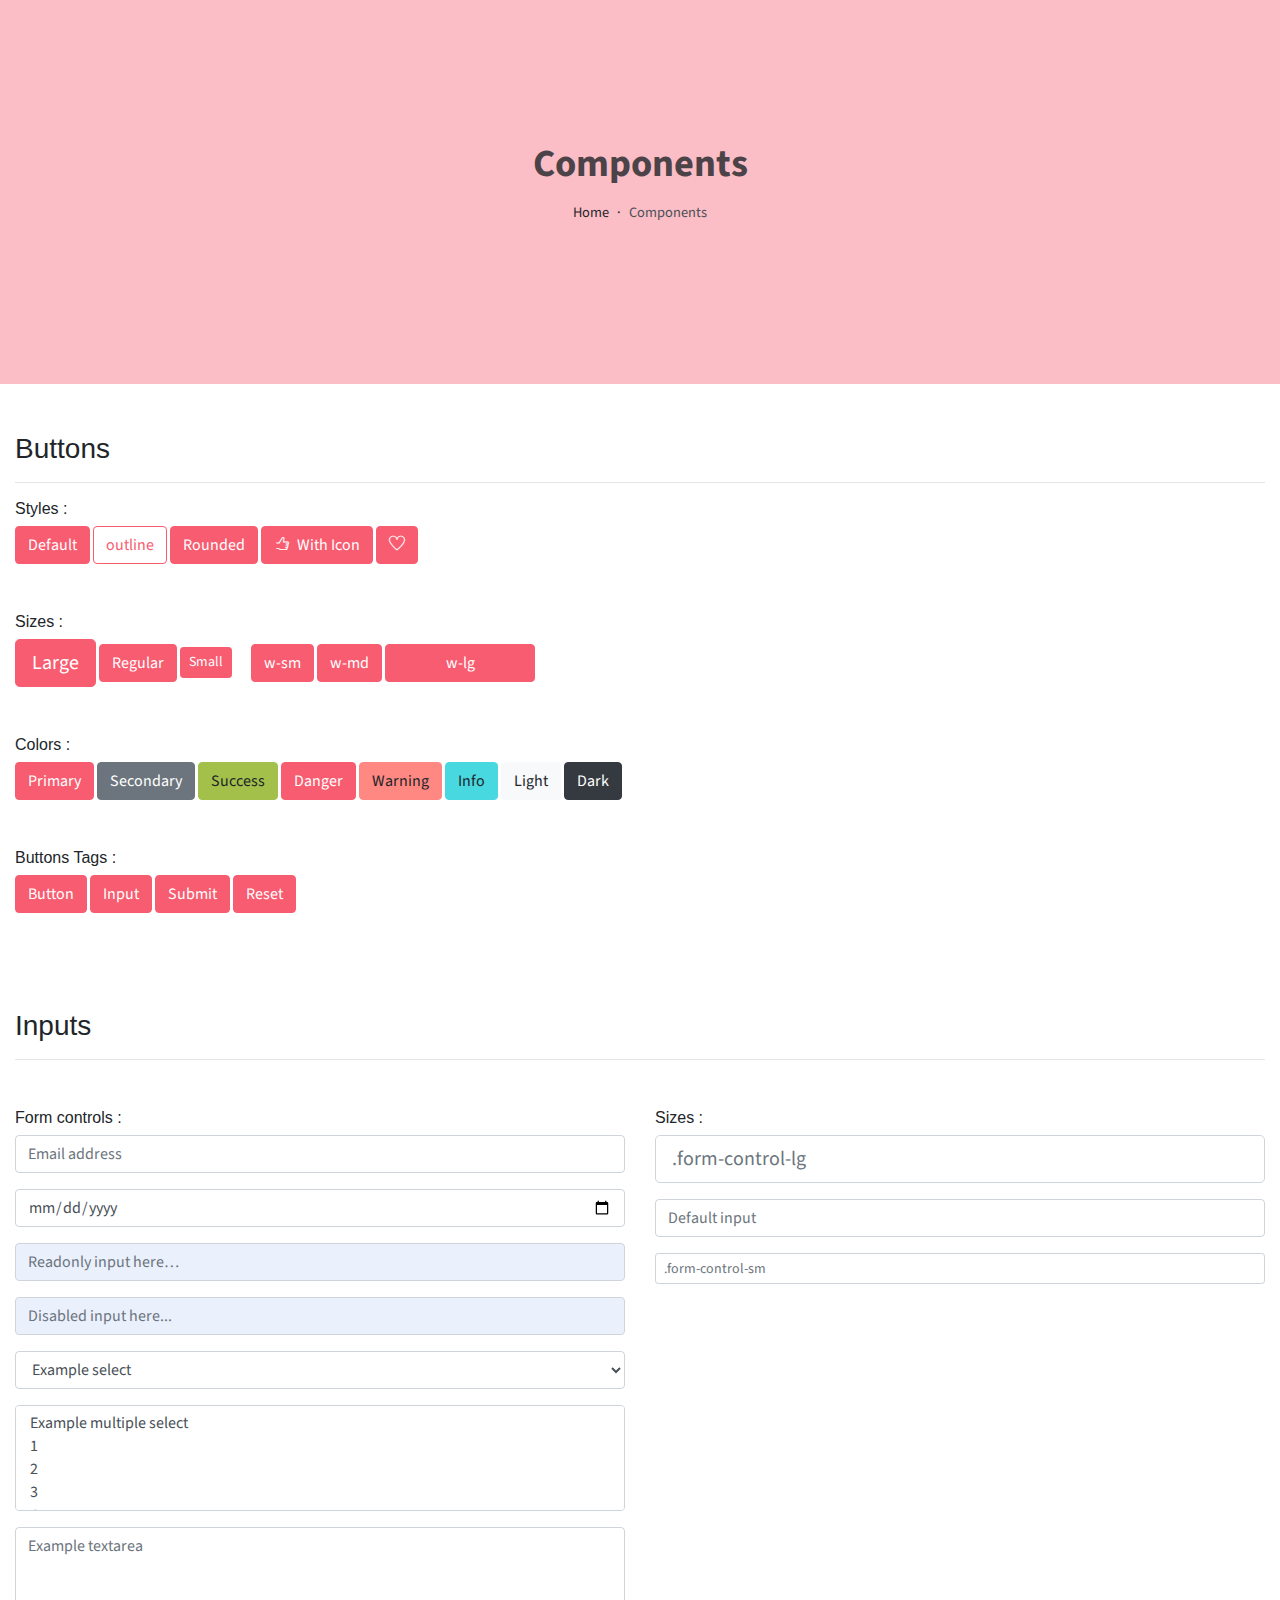
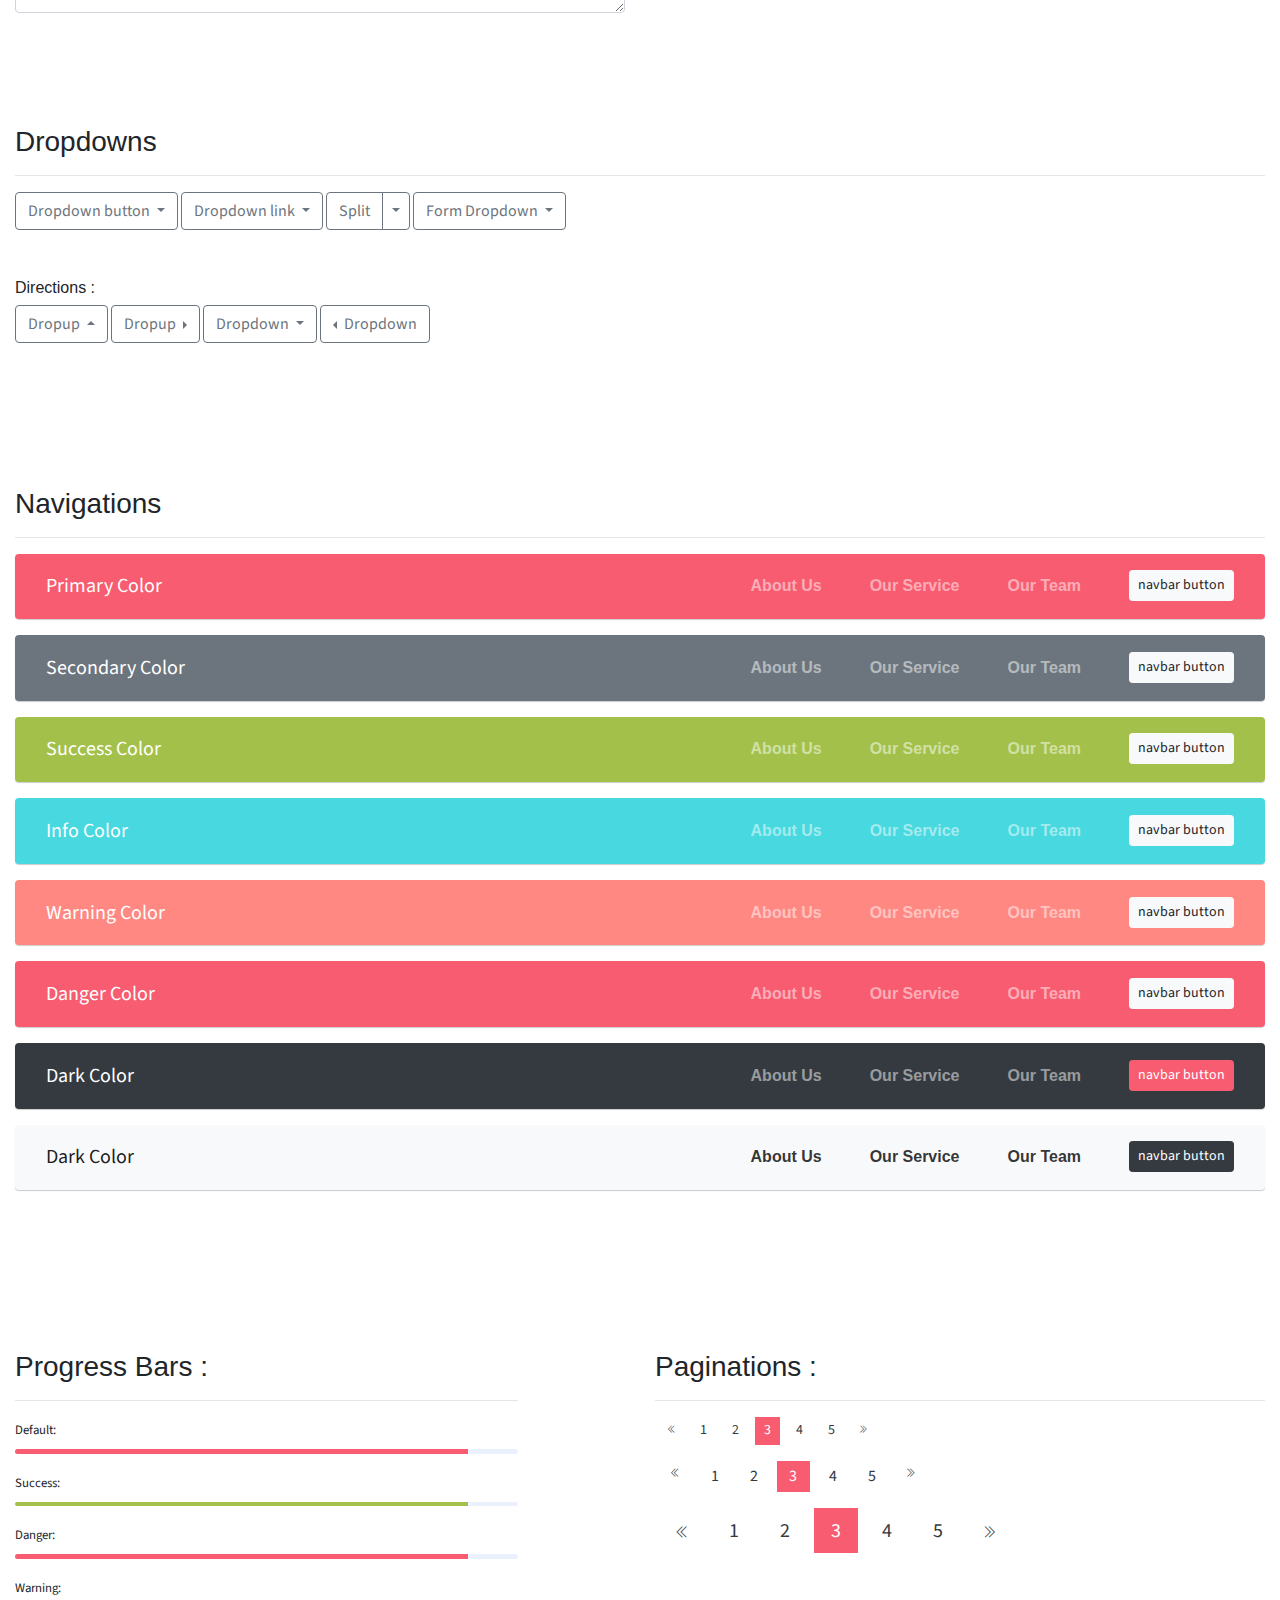
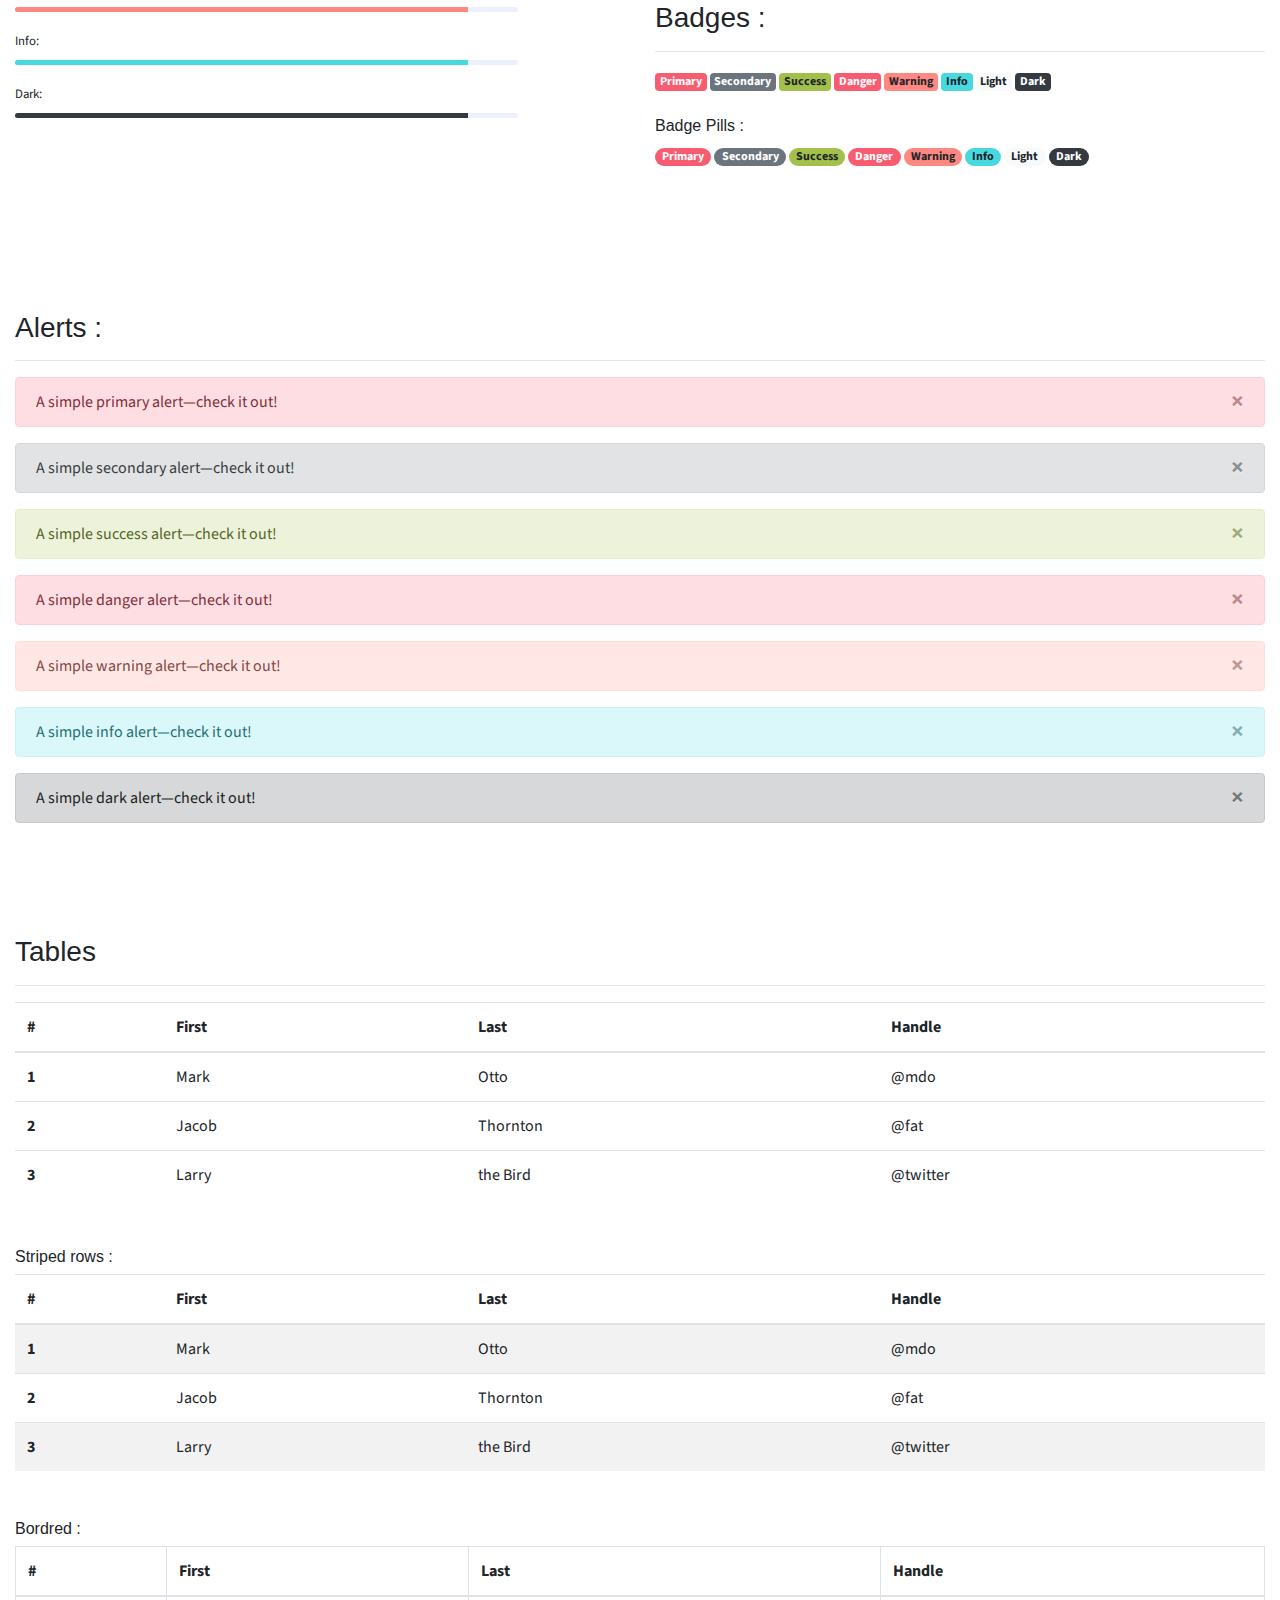
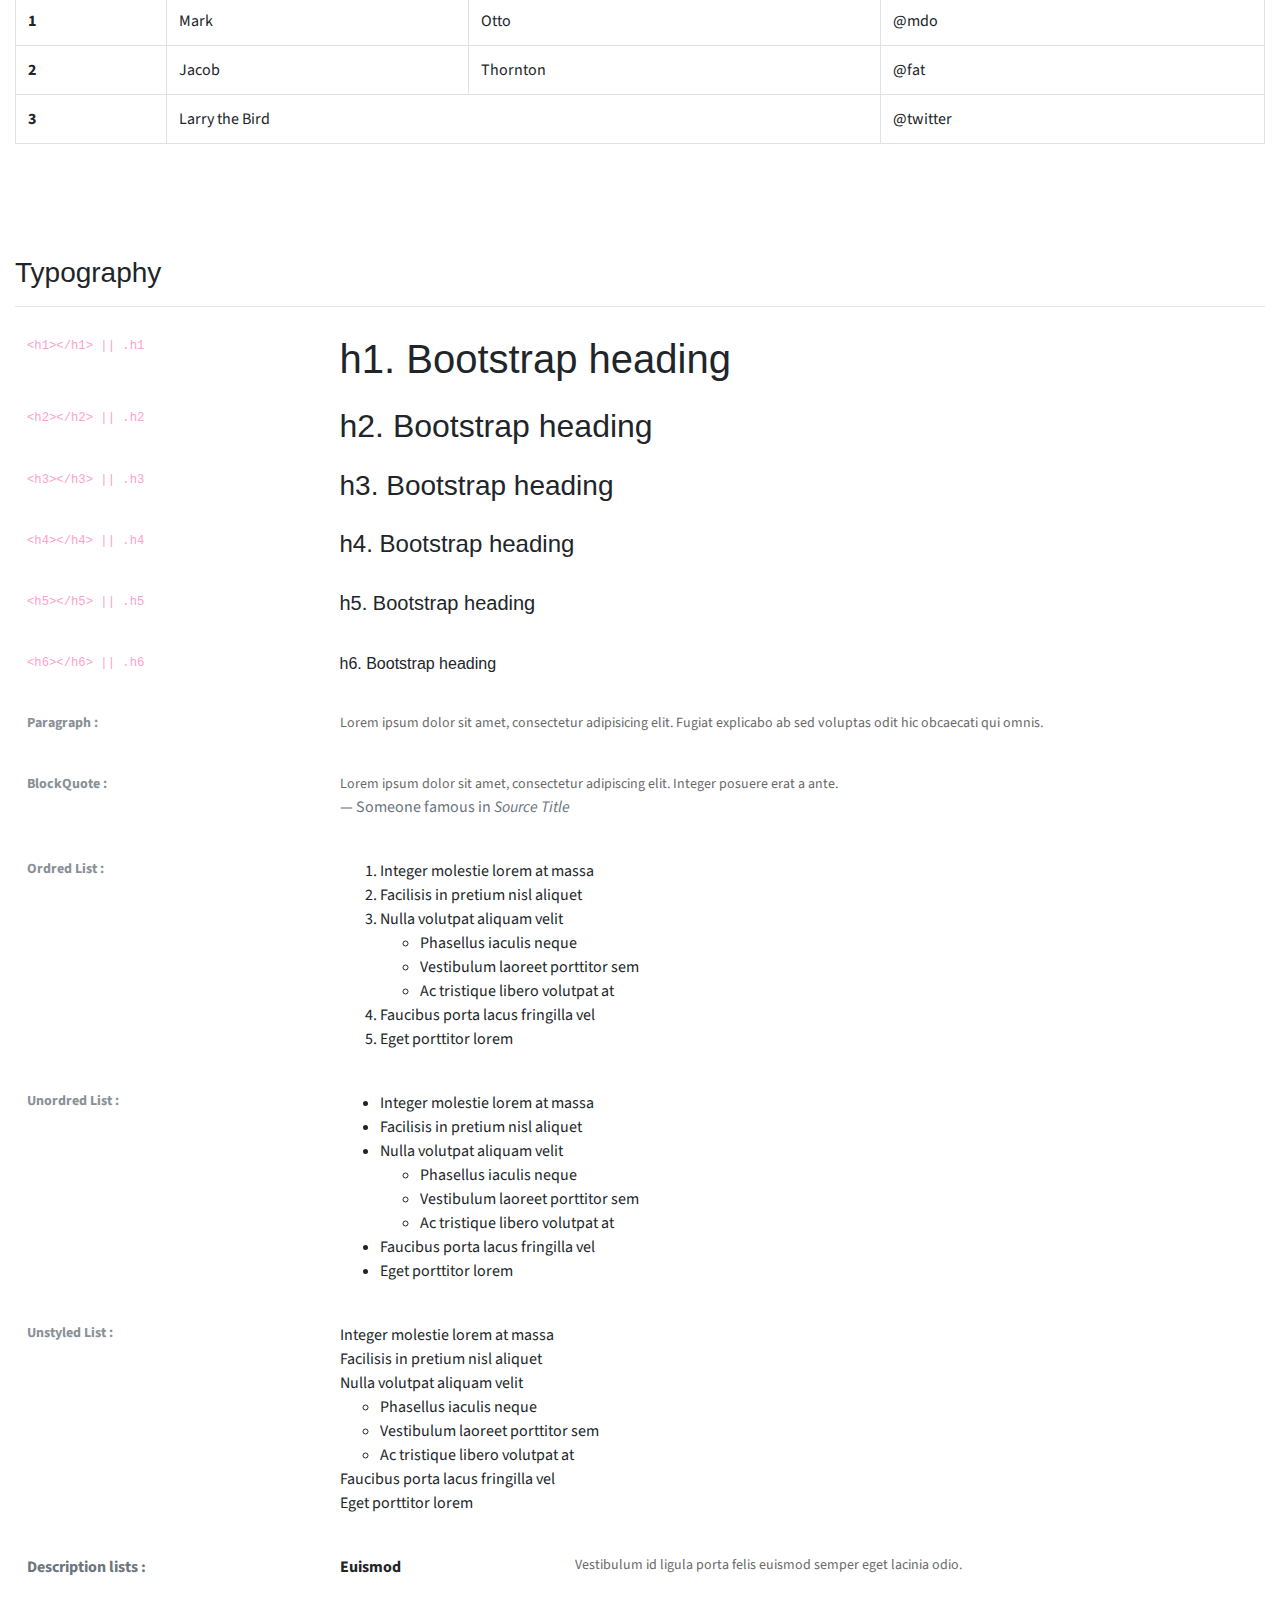
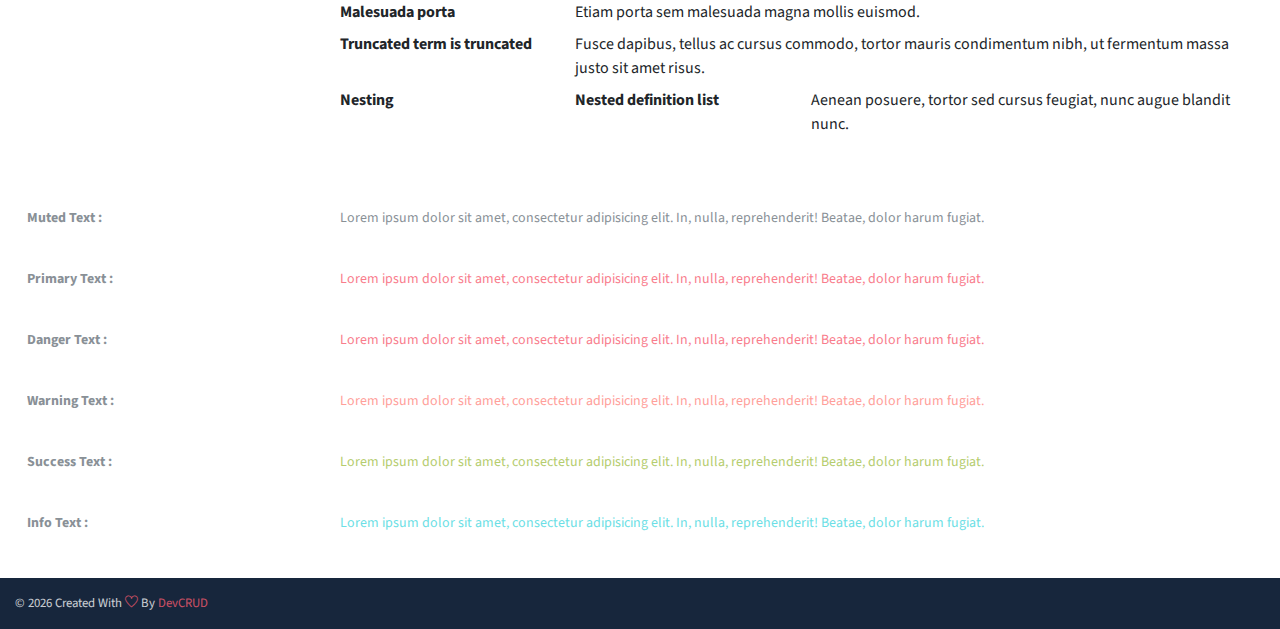
<file: components.html>
<!DOCTYPE html>
<html lang="en">
<head>
   <meta charset="utf-8">
   <meta name="viewport" content="width=device-width, initial-scale=1, shrink-to-fit=no">
   <meta name="description" content="Start your development with JohnDoe landing page.">
   <meta name="author" content="Devcrud">
   <title>JohnDoe Landing page | Components</title>
   <link rel="icon" href="assets/imgs/favicon.png" type="image/png">
   <!-- font icons -->
   <link rel="stylesheet" href="assets/vendors/themify-icons/css/themify-icons.css">
   <!-- Bootstrap + Steller  -->
   <link rel="stylesheet" href="assets/css/johndoe.css">
</head>
<body>

   <!-- Page Header -->
   <header class="header header-mini"> 
      <div class="header-title">Components</div> 
      <nav aria-label="breadcrumb">
         <ol class="breadcrumb">
            <li class="breadcrumb-item"><a href="/">Home</a></li>
            <li class="breadcrumb-item active" aria-current="page">Components</li>
         </ol>
      </nav>
   </header> <!-- End Of Page Header -->

   <!-- main content -->
   <div class="container">

      <!-- Buttons -->
      <h3 class="mt-5">Buttons</h3>
      <hr>
      <h6 class="section-secondary-title">Styles :</h6>
      <button class="btn btn-primary">Default</button>
      <button class="btn btn-outline-primary">outline</button>
      <button class="btn btn-primary rounded">Rounded</button>
      <button class="btn btn-primary rounded"><i class="ti-thumb-up pr-1"></i> With Icon</button>
      <button class="btn btn-primary circle"><i class="ti-heart"></i></button>

      <h6 class="section-secondary-title mt-5">Sizes :</h6>
      <button class="btn btn-primary btn-lg">Large</button>
      <button class="btn btn-primary ">Regular</button>
      <button class="btn btn-primary btn-sm">Small</button>
      <button class="btn btn-primary w-sm ml-3">w-sm</button>
      <button class="btn btn-primary w-md">w-md</button>
      <button class="btn btn-primary w-lg">w-lg</button>

      <h6 class="section-secondary-title mt-5">Colors :</h6>          
      <button type="button" class="btn btn-primary">Primary</button>
      <button type="button" class="btn btn-secondary">Secondary</button>
      <button type="button" class="btn btn-success">Success</button>
      <button type="button" class="btn btn-danger">Danger</button>
      <button type="button" class="btn btn-warning">Warning</button>
      <button type="button" class="btn btn-info">Info</button>
      <button type="button" class="btn btn-light">Light</button>
      <button type="button" class="btn btn-dark">Dark</button>

      <h6 class="section-secondary-title mt-5">Buttons Tags :</h6>
      <button class="btn btn-primary" type="submit">Button</button>
      <input class="btn btn-primary" type="button" value="Input">
      <input class="btn btn-primary" type="submit" value="Submit">
      <input class="btn btn-primary" type="reset" value="Reset">
      
      <!-- devider -->
      <div class="py-5"></div>

      <!-- Inputs -->
      <h3>Inputs</h3>
      <hr>
      <div class="row mt-5">
         <div class="col-md-6">
            <h6 class="section-secondary-title">Form controls :</h6>        
            <div class="form-group">
               <input type="email" class="form-control" id="exampleFormControlInput1" placeholder="Email address">
            </div>
            <div class="form-group">
               <input type="date" class="form-control" id="exampleFormControlInput1" placeholder="Date">
            </div>
            <div class="form-group">
               <input class="form-control" type="text" placeholder="Readonly input here…" readonly>
            </div>
            <div class="form-group">
               <input class="form-control" id="disabledInput" type="text" placeholder="Disabled input here..." disabled>
            </div>
            <div class="form-group">
               <select class="form-control" id="exampleFormControlSelect1">
                  <option>Example select</option>
                  <option>1</option>
                  <option>2</option>
                  <option>3</option>
                  <option>4</option>
                  <option>5</option>
               </select>
            </div>
            <div class="form-group">
               <select multiple class="form-control" id="exampleFormControlSelect2">
                  <option>Example multiple select</option>
                  <option>1</option>
                  <option>2</option>
                  <option>3</option>
                  <option>4</option>
                  <option>5</option>
               </select>
            </div>
            <div class="form-group">
               <textarea class="form-control" id="exampleFormControlTextarea1" rows="3" placeholder="Example textarea"></textarea>
            </div>
         </div>
         <div class="col-md-6">
            <h6 class="section-secondary-title">Sizes :</h6>    
            <div class="form-group">
               <input class="form-control form-control-lg" type="text" placeholder=".form-control-lg">             
            </div>
            <div class="form-group">
               <input class="form-control" type="text" placeholder="Default input">
            </div>
            <div class="form-group">
               <input class="form-control form-control-sm" type="text" placeholder=".form-control-sm"> 
            </div>
         </div>
      </div> <!-- end of inputs -->   

      <!-- devider -->
      <div class="py-5"></div>             

      <!-- Dropdowns -->
      <h3 class="components-section-title font-weight-normal">Dropdowns</h3>
      <hr>
      <div class="dropdown d-inline-block">
         <button class="btn btn-outline-secondary dropdown-toggle" type="button" id="dropdownMenuButton" data-toggle="dropdown" aria-haspopup="true" aria-expanded="false">
         Dropdown button
         </button>
         <div class="dropdown-menu" aria-labelledby="dropdownMenuButton">
         <a class="dropdown-item" href="#">Action</a>
         <a class="dropdown-item" href="#">Another action</a>
         <a class="dropdown-item" href="#">Something else here</a>
         </div>
      </div>
      <div class="dropdown d-inline-block">
         <a class="btn btn-outline-secondary dropdown-toggle" href="#" role="button" id="dropdownMenuLink" data-toggle="dropdown" aria-haspopup="true" aria-expanded="false">
            Dropdown link
         </a>
         <div class="dropdown-menu" aria-labelledby="dropdownMenuLink">
            <a class="dropdown-item" href="#">Action</a>
            <a class="dropdown-item" href="#">Another action</a>
            <a class="dropdown-item" href="#">Something else here</a>
         </div>
      </div>
      <div class="btn-group">
         <button type="button" class="btn btn-outline-secondary">Split</button>
         <button type="button" class="btn btn-outline-secondary dropdown-toggle dropdown-toggle-split" data-toggle="dropdown" aria-haspopup="true" aria-expanded="false">
         <span class="sr-only">Toggle Dropdown</span>
         </button>
         <div class="dropdown-menu">
            <a class="dropdown-item" href="#">Action</a>
            <a class="dropdown-item" href="#">Another action</a>
            <a class="dropdown-item" href="#">Something else here</a>
            <div class="dropdown-divider"></div>
            <a class="dropdown-item" href="#">Separated link</a>
         </div>
      </div>
      <div class="btn-group">
         <button class="btn btn-outline-secondary dropdown-toggle" type="button" id="dropdownMenuButton" data-toggle="dropdown" aria-haspopup="true" aria-expanded="false">
            Form Dropdown
         </button>
         <div class="dropdown-menu form">
            <form class="px-4 py-3">
               <div class="form-group">
                  <input type="email" class="form-control" id="exampleDropdownFormEmail1" placeholder="email@example.com">
               </div>
               <div class="form-group">
                  <input type="password" class="form-control" id="exampleDropdownFormPassword1" placeholder="Password">
               </div>
               <div class="form-check mb-3">
                  <input type="checkbox" class="form-check-input" id="dropdownCheck">
                  <label class="form-check-label" for="dropdownCheck">
                     Remember me
                  </label>
               </div>
               <button type="submit" class="btn btn-primary btn-block">Sign in</button>
            </form>
            <div class="dropdown-divider"></div>
            <a class="dropdown-item" href="#"><small>New around here? Sign up</small></a>
            <a class="dropdown-item" href="#"><small>Forgot password?</small></a>
         </div>
      </div>       
      <h6 class="section-secondary-title mt-5">Directions :</h6>  
      <div class="btn-group dropup">
         <button type="button" class="btn btn-outline-secondary dropdown-toggle" data-toggle="dropdown" aria-haspopup="true" aria-expanded="false">
            Dropup
         </button>
         <div class="dropdown-menu">
            <a class="dropdown-item" href="#">Action</a>
            <a class="dropdown-item" href="#">Another action</a>
            <a class="dropdown-item" href="#">Something else here</a>
            <div class="dropdown-divider"></div>
            <a class="dropdown-item" href="#">Separated link</a>
         </div>
      </div>
      <div class="btn-group dropright">
         <button type="button" class="btn btn-outline-secondary dropdown-toggle" data-toggle="dropdown" aria-haspopup="true" aria-expanded="false">
            Dropup
         </button>
         <div class="dropdown-menu">
            <a class="dropdown-item" href="#">Action</a>
            <a class="dropdown-item" href="#">Another action</a>
            <a class="dropdown-item" href="#">Something else here</a>
            <div class="dropdown-divider"></div>
            <a class="dropdown-item" href="#">Separated link</a>
         </div>
      </div>
      <div class="btn-group">
         <button type="button" class="btn btn-outline-secondary dropdown-toggle" data-toggle="dropdown" aria-haspopup="true" aria-expanded="false">
            Dropdown
         </button>
         <div class="dropdown-menu">
            <a class="dropdown-item" href="#">Action</a>
            <a class="dropdown-item" href="#">Another action</a>
            <a class="dropdown-item" href="#">Something else here</a>
            <div class="dropdown-divider"></div>
            <a class="dropdown-item" href="#">Separated link</a>
         </div>
      </div>
      <div class="btn-group dropleft">
         <button type="button" class="btn btn-outline-secondary dropdown-toggle" data-toggle="dropdown" aria-haspopup="true" aria-expanded="false">
            Dropdown
         </button>
         <div class="dropdown-menu">
            <a class="dropdown-item" href="#">Action</a>
            <a class="dropdown-item" href="#">Another action</a>
            <a class="dropdown-item" href="#">Something else here</a>
            <div class="dropdown-divider"></div>
            <a class="dropdown-item" href="#">Separated link</a>
         </div>
      </div> <!-- end of Dropdowns -->  

      <!-- devider -->
      <div class="py-5"></div>   

      <!-- navbars -->
      <h3 class="components-section-title font-weight-normal mt-5">Navigations</h3>
      <hr>
      <nav class="navbar navbar-expand-sm navbar-dark bg-primary rounded shadow mb-3">
         <div class="container">
            <a class="navbar-brand" href="#">Primary Color</a>
            <button class="navbar-toggler ml-auto" type="button" data-toggle="collapse" data-target="#navbarSupportedContent" aria-controls="navbarSupportedContent" aria-expanded="false" aria-label="Toggle navigation">
            <span class="navbar-toggler-icon"></span>
            </button>
            <div class="collapse navbar-collapse" id="navbarSupportedContent">
               <ul class="navbar-nav ml-auto"> 
                  <li class="nav-item">
                     <a class="nav-link" href="#about">About Us</a>
                  </li>
                  <li class="nav-item">
                     <a class="nav-link" href="#service">Our Service</a>
                  </li>
                  <li class="nav-item">
                     <a class="nav-link" href="#team">Our Team</a>
                  </li>
                  <li class="nav-item">
                     <a href="#book-table" class="ml-4 mt-1 btn btn-light btn-sm">navbar button</a>
                  </li>
               </ul>                       
            </div>
         </div>
      </nav>
      <nav class="navbar navbar-expand-sm navbar-dark bg-secondary rounded shadow mb-3">
         <div class="container">
            <a class="navbar-brand" href="#">Secondary Color</a>
            <button class="navbar-toggler ml-auto" type="button" data-toggle="collapse" data-target="#navbarSupportedContent" aria-controls="navbarSupportedContent" aria-expanded="false" aria-label="Toggle navigation">
            <span class="navbar-toggler-icon"></span>
            </button>
            <div class="collapse navbar-collapse" id="navbarSupportedContent">
               <ul class="navbar-nav ml-auto"> 
                  <li class="nav-item">
                     <a class="nav-link" href="#about">About Us</a>
                  </li>
                  <li class="nav-item">
                     <a class="nav-link" href="#service">Our Service</a>
                  </li>
                  <li class="nav-item">
                     <a class="nav-link" href="#team">Our Team</a>
                  </li>
                  <li class="nav-item">
                     <a href="#book-table" class="ml-4 mt-1 btn btn-light btn-sm">navbar button</a>
                  </li>
               </ul>                       
            </div>
         </div>
      </nav>
      <nav class="navbar navbar-expand-sm navbar-dark bg-success rounded shadow mb-3">
         <div class="container">
            <a class="navbar-brand" href="#">Success Color</a>
            <button class="navbar-toggler ml-auto" type="button" data-toggle="collapse" data-target="#navbarSupportedContent" aria-controls="navbarSupportedContent" aria-expanded="false" aria-label="Toggle navigation">
            <span class="navbar-toggler-icon"></span>
            </button>
            <div class="collapse navbar-collapse" id="navbarSupportedContent">
               <ul class="navbar-nav ml-auto"> 
                  <li class="nav-item">
                     <a class="nav-link" href="#about">About Us</a>
                  </li>
                  <li class="nav-item">
                     <a class="nav-link" href="#service">Our Service</a>
                  </li>
                  <li class="nav-item">
                     <a class="nav-link" href="#team">Our Team</a>
                  </li>
                  <li class="nav-item">
                     <a href="#book-table" class="ml-4 mt-1 btn btn-light btn-sm">navbar button</a>
                  </li>
               </ul>                       
            </div>
         </div>
      </nav>
      <nav class="navbar navbar-expand-sm navbar-dark bg-info rounded shadow mb-3">
         <div class="container">
            <a class="navbar-brand" href="#">Info Color</a>
            <button class="navbar-toggler ml-auto" type="button" data-toggle="collapse" data-target="#navbarSupportedContent" aria-controls="navbarSupportedContent" aria-expanded="false" aria-label="Toggle navigation">
            <span class="navbar-toggler-icon"></span>
            </button>
            <div class="collapse navbar-collapse" id="navbarSupportedContent">
               <ul class="navbar-nav ml-auto"> 
                  <li class="nav-item">
                     <a class="nav-link" href="#about">About Us</a>
                  </li>
                  <li class="nav-item">
                     <a class="nav-link" href="#service">Our Service</a>
                  </li>
                  <li class="nav-item">
                     <a class="nav-link" href="#team">Our Team</a>
                  </li>
                  <li class="nav-item">
                     <a href="#book-table" class="ml-4 mt-1 btn btn-light btn-sm">navbar button</a>
                  </li>
               </ul>                       
            </div>
         </div>
      </nav>
      <nav class="navbar navbar-expand-sm navbar-dark bg-warning rounded shadow mb-3">
         <div class="container">
            <a class="navbar-brand" href="#">Warning Color</a>
            <button class="navbar-toggler ml-auto" type="button" data-toggle="collapse" data-target="#navbarSupportedContent" aria-controls="navbarSupportedContent" aria-expanded="false" aria-label="Toggle navigation">
            <span class="navbar-toggler-icon"></span>
            </button>
            <div class="collapse navbar-collapse" id="navbarSupportedContent">
               <ul class="navbar-nav ml-auto"> 
                  <li class="nav-item">
                     <a class="nav-link" href="#about">About Us</a>
                  </li>
                  <li class="nav-item">
                     <a class="nav-link" href="#service">Our Service</a>
                  </li>
                  <li class="nav-item">
                     <a class="nav-link" href="#team">Our Team</a>
                  </li>
                  <li class="nav-item">
                     <a href="#book-table" class="ml-4 mt-1 btn btn-light btn-sm">navbar button</a>
                  </li>
               </ul>                       
            </div>
         </div>
      </nav>
      <nav class="navbar navbar-expand-sm navbar-dark bg-danger rounded shadow mb-3">
         <div class="container">
            <a class="navbar-brand" href="#">Danger Color</a>
            <button class="navbar-toggler ml-auto" type="button" data-toggle="collapse" data-target="#navbarSupportedContent" aria-controls="navbarSupportedContent" aria-expanded="false" aria-label="Toggle navigation">
            <span class="navbar-toggler-icon"></span>
            </button>
            <div class="collapse navbar-collapse" id="navbarSupportedContent">
               <ul class="navbar-nav ml-auto"> 
                  <li class="nav-item">
                     <a class="nav-link" href="#about">About Us</a>
                  </li>
                  <li class="nav-item">
                     <a class="nav-link" href="#service">Our Service</a>
                  </li>
                  <li class="nav-item">
                     <a class="nav-link" href="#team">Our Team</a>
                  </li>
                  <li class="nav-item">
                     <a href="#book-table" class="ml-4 mt-1 btn btn-light btn-sm">navbar button</a>
                  </li>
               </ul>                       
            </div>
         </div>
      </nav>
      <nav class="navbar navbar-expand-sm navbar-dark bg-dark rounded shadow mb-3">
         <div class="container">
            <a class="navbar-brand" href="#">Dark Color</a>
            <button class="navbar-toggler ml-auto" type="button" data-toggle="collapse" data-target="#navbarSupportedContent" aria-controls="navbarSupportedContent" aria-expanded="false" aria-label="Toggle navigation">
            <span class="navbar-toggler-icon"></span>
            </button>
            <div class="collapse navbar-collapse" id="navbarSupportedContent">
               <ul class="navbar-nav ml-auto"> 
                  <li class="nav-item">
                     <a class="nav-link" href="#about">About Us</a>
                  </li>
                  <li class="nav-item">
                     <a class="nav-link" href="#service">Our Service</a>
                  </li>
                  <li class="nav-item">
                     <a class="nav-link" href="#team">Our Team</a>
                  </li>
                  <li class="nav-item">
                     <a href="#book-table" class="ml-4 mt-1 btn btn-primary btn-sm">navbar button</a>
                  </li>
               </ul>                       
            </div>
         </div>
      </nav>
      <nav class="navbar navbar-expand-sm navbar-light bg-light rounded shadow mb-3">
         <div class="container">
            <a class="navbar-brand" href="#">Dark Color</a>
            <button class="navbar-toggler ml-auto" type="button" data-toggle="collapse" data-target="#navbarSupportedContent" aria-controls="navbarSupportedContent" aria-expanded="false" aria-label="Toggle navigation">
            <span class="navbar-toggler-icon"></span>
            </button>
            <div class="collapse navbar-collapse" id="navbarSupportedContent">
               <ul class="navbar-nav ml-auto"> 
                  <li class="nav-item">
                     <a class="nav-link" href="#about">About Us</a>
                  </li>
                  <li class="nav-item">
                     <a class="nav-link" href="#service">Our Service</a>
                  </li>
                  <li class="nav-item">
                     <a class="nav-link" href="#team">Our Team</a>
                  </li>
                  <li class="nav-item">
                     <a href="#book-table" class="ml-4 mt-1 btn btn-dark btn-sm">navbar button</a>
                  </li>
               </ul>                       
            </div>
         </div>
      </nav>
      <!-- End of navbars -->

      <!-- devider -->
      <div class="py-5"></div>   
      
      <!-- progress bars -->
      <div class="row justify-content-between">
         <div class="col-md-5">
            <h3 class="components-section-title font-weight-normal mt-5">Progress Bars :</h3>
            <hr>
            <small>Default: </small>
            <div class="progress mt-2 mb-3">
               <div class="progress-bar" role="progressbar" style="width: 90%" aria-valuenow="25" aria-valuemin="0" aria-valuemax="100"></div>
            </div>
            <small>Success:</small>
            <div class="progress mt-2 mb-3">
               <div class="progress-bar bg-success" role="progressbar" style="width: 90%" aria-valuenow="25" aria-valuemin="0" aria-valuemax="100"></div>
            </div>
            <small>Danger:</small>
            <div class="progress mt-2 mb-3">
               <div class="progress-bar bg-danger" role="progressbar" style="width: 90%" aria-valuenow="25" aria-valuemin="0" aria-valuemax="100"></div>
            </div>
            <small>Warning:</small>
            <div class="progress mt-2 mb-3">
               <div class="progress-bar bg-warning" role="progressbar" style="width: 90%" aria-valuenow="25" aria-valuemin="0" aria-valuemax="100"></div>
            </div>
            <small>Info:</small>
            <div class="progress mt-2 mb-3">
               <div class="progress-bar bg-info" role="progressbar" style="width: 90%" aria-valuenow="25" aria-valuemin="0" aria-valuemax="100"></div>
            </div>
            <small>Dark:</small>
            <div class="progress mt-2 mb-3">
               <div class="progress-bar bg-dark" role="progressbar" style="width: 90%" aria-valuenow="25" aria-valuemin="0" aria-valuemax="100"></div>
            </div>
         </div>
         <div class="col-md-6">
            <h3 class="components-section-title font-weight-normal mt-5">Paginations :</h3>
            <hr>
            <nav aria-label="Page navigation example">
               <ul class="pagination pagination-sm">
                  <li class="page-item"><a class="page-link" href="#"><i class="ti-angle-double-left"></i></a></li>
                  <li class="page-item"><a class="page-link" href="#">1</a></li>
                  <li class="page-item"><a class="page-link" href="#">2</a></li>
                  <li class="page-item active"><a class="page-link" href="#">3</a></li>
                  <li class="page-item"><a class="page-link" href="#">4</a></li>
                  <li class="page-item"><a class="page-link" href="#">5</a></li>
                  <li class="page-item"><a class="page-link" href="#"><i class="ti-angle-double-right"></i></a></li>
               </ul>
            </nav>
            <nav aria-label="Page navigation example">
               <ul class="pagination">
               <li class="page-item"><a class="page-link" href="#"><i class="ti-angle-double-left"></i></a></li>
                  <li class="page-item"><a class="page-link" href="#">1</a></li>
                  <li class="page-item"><a class="page-link" href="#">2</a></li>
                  <li class="page-item active"><a class="page-link" href="#">3</a></li>
                  <li class="page-item"><a class="page-link" href="#">4</a></li>
                  <li class="page-item"><a class="page-link" href="#">5</a></li>
                  <li class="page-item"><a class="page-link" href="#"><i class="ti-angle-double-right"></i></a></li>
               </ul>
            </nav>
            <nav aria-label="Page navigation example">
               <ul class="pagination pagination-lg">
                  <li class="page-item"><a class="page-link" href="#"><i class="ti-angle-double-left"></i></a></li>
                  <li class="page-item"><a class="page-link" href="#">1</a></li>
                  <li class="page-item"><a class="page-link" href="#">2</a></li>
                  <li class="page-item active"><a class="page-link" href="#">3</a></li>
                  <li class="page-item"><a class="page-link" href="#">4</a></li>
                  <li class="page-item"><a class="page-link" href="#">5</a></li>
                  <li class="page-item"><a class="page-link" href="#"><i class="ti-angle-double-right"></i></a></li>
               </ul>
            </nav>

            <!-- Badges -->
            <h3 class="components-section-title font-weight-normal mt-5">Badges :</h3>
            <hr>
            <span class="badge badge-primary">Primary</span>
            <span class="badge badge-secondary">Secondary</span>
            <span class="badge badge-success">Success</span>
            <span class="badge badge-danger">Danger</span>
            <span class="badge badge-warning">Warning</span>
            <span class="badge badge-info">Info</span>
            <span class="badge badge-light">Light</span>
            <span class="badge badge-dark">Dark</span>
            <h6 class="section-secondary-title mt-4 mb-2">Badge Pills :</h6>
            <span class="badge badge-pill badge-primary">Primary</span>
            <span class="badge badge-pill badge-secondary">Secondary</span>
            <span class="badge badge-pill badge-success">Success</span>
            <span class="badge badge-pill badge-danger">Danger</span>
            <span class="badge badge-pill badge-warning">Warning</span>
            <span class="badge badge-pill badge-info">Info</span>
            <span class="badge badge-pill badge-light">Light</span>
            <span class="badge badge-pill badge-dark">Dark</span>
         </div>
      </div> <!-- End of Progress bars -->

      <!-- devider -->
      <div class="py-5"></div>  

      <!-- Alerts -->
      <h3 class="components-section-title font-weight-normal mt-5">Alerts :</h3>
      <hr>
      <div class="alert alert-primary alert-dismissible fade show" role="alert">
         A simple primary alert—check it out!
         <button type="button" class="close" data-dismiss="alert" aria-label="Close">
            <span aria-hidden="true">&times;</span>
         </button>
      </div>
      <div class="alert alert-secondary alert-dismissible fade show" role="alert">
         A simple secondary alert—check it out!
         <button type="button" class="close" data-dismiss="alert" aria-label="Close">
            <span aria-hidden="true">&times;</span>
         </button>
      </div>
      <div class="alert alert-success alert-dismissible fade show" role="alert">
         A simple success alert—check it out!
         <button type="button" class="close" data-dismiss="alert" aria-label="Close">
            <span aria-hidden="true">&times;</span>
         </button>
      </div>
      <div class="alert alert-danger alert-dismissible fade show" role="alert">
         A simple danger alert—check it out!
         <button type="button" class="close" data-dismiss="alert" aria-label="Close">
            <span aria-hidden="true">&times;</span>
         </button>
      </div>
      <div class="alert alert-warning alert-dismissible fade show" role="alert">
         A simple warning alert—check it out!
         <button type="button" class="close" data-dismiss="alert" aria-label="Close">
            <span aria-hidden="true">&times;</span>
         </button>
      </div>
      <div class="alert alert-info alert-dismissible fade show" role="alert">
         A simple info alert—check it out!
         <button type="button" class="close" data-dismiss="alert" aria-label="Close">
            <span aria-hidden="true">&times;</span>
         </button>
      </div>
      <div class="alert alert-dark alert-dismissible fade show" role="alert">
         A simple dark alert—check it out!
         <button type="button" class="close" data-dismiss="alert" aria-label="Close">
            <span aria-hidden="true">&times;</span>
         </button>
      </div>
      <!-- end of alerts -->

      <!-- devider -->
      <div class="py-5"></div> 
   
      <!-- tables -->
      <h3 class="components-section-title">Tables</h3>
      <hr>
      <table class="table">
         <thead>
            <tr>
               <th scope="col">#</th>
               <th scope="col">First</th>
               <th scope="col">Last</th>
               <th scope="col">Handle</th>
            </tr>
         </thead>
         <tbody>
            <tr>
               <th scope="row">1</th>
               <td>Mark</td>
               <td>Otto</td>
               <td>@mdo</td>
            </tr>
            <tr>
               <th scope="row">2</th>
               <td>Jacob</td>
               <td>Thornton</td>
               <td>@fat</td>
            </tr>
            <tr>
               <th scope="row">3</th>
               <td>Larry</td>
               <td>the Bird</td>
               <td>@twitter</td>
            </tr>
         </tbody>
      </table>

      <h6 class="section-secondary-title mt-5">Striped rows :</h6>
      <table class="table table-striped">
         <thead>
            <tr>
               <th scope="col">#</th>
               <th scope="col">First</th>
               <th scope="col">Last</th>
               <th scope="col">Handle</th>
            </tr>
         </thead>
         <tbody>
            <tr>
               <th scope="row">1</th>
               <td>Mark</td>
               <td>Otto</td>
               <td>@mdo</td>
            </tr>
            <tr>
               <th scope="row">2</th>
               <td>Jacob</td>
               <td>Thornton</td>
               <td>@fat</td>
            </tr>
            <tr>
               <th scope="row">3</th>
               <td>Larry</td>
               <td>the Bird</td>
               <td>@twitter</td>
            </tr>
         </tbody>
      </table>

      <h6 class="section-secondary-title mt-5">Bordred :</h6>
      <table class="table table-bordered">
         <thead>
            <tr>
               <th scope="col">#</th>
               <th scope="col">First</th>
               <th scope="col">Last</th>
               <th scope="col">Handle</th>
            </tr>
         </thead>
         <tbody>
            <tr>
               <th scope="row">1</th>
               <td>Mark</td>
               <td>Otto</td>
               <td>@mdo</td>
            </tr>
            <tr>
               <th scope="row">2</th>
               <td>Jacob</td>
               <td>Thornton</td>
               <td>@fat</td>
            </tr>
            <tr>
               <th scope="row">3</th>
               <td colspan="2">Larry the Bird</td>
               <td>@twitter</td>
            </tr>
         </tbody>
      </table>
      <!-- end of tables -->

      <!-- devider -->
      <div class="py-5"></div> 

      <!-- typography -->
      <h3 class="components-section-title">Typography</h3>
      <hr>
     
      <table class="table table-borderless v-align-center">
         <tbody>
            <tr>
               <td>
                  <p><code class="highlighter-rouge">&lt;h1&gt;&lt;/h1&gt; || .h1</code></p>
               </td>
               <td class="w-75"><span class="h1">h1. Bootstrap heading</span></td>
            </tr>
            <tr>
               <td>
                  <p><code class="highlighter-rouge">&lt;h2&gt;&lt;/h2&gt; || .h2</code></p>
               </td>
               <td><span class="h2">h2. Bootstrap heading</span></td>
            </tr>
            <tr>
               <td>
                  <p><code class="highlighter-rouge">&lt;h3&gt;&lt;/h3&gt; || .h3</code></p>
               </td>
               <td><span class="h3">h3. Bootstrap heading</span></td>
            </tr>
            <tr>
               <td>
                  <p><code class="highlighter-rouge">&lt;h4&gt;&lt;/h4&gt; || .h4</code></p>
               </td>
               <td><span class="h4">h4. Bootstrap heading</span></td>
            </tr>
            <tr>
               <td>
                  <p><code class="highlighter-rouge">&lt;h5&gt;&lt;/h5&gt; || .h5</code></p>
               </td>
               <td><span class="h5">h5. Bootstrap heading</span></td>
            </tr>
            <tr>
               <td>
                  <p><code class="highlighter-rouge">&lt;h6&gt;&lt;/h6&gt; || .h6</code></p>
               </td>
               <td><span class="h6">h6. Bootstrap heading</span></td>
            </tr>
            <tr>
               <td>
                  <p class="font-weight-bold text-muted">Paragraph :</p>
               </td>
               <td><p>Lorem ipsum dolor sit amet, consectetur adipisicing elit. Fugiat explicabo ab sed voluptas odit hic obcaecati qui omnis.</p></td>
            </tr>
            <tr>
               <td>
                  <p class="font-weight-bold text-muted">BlockQuote :</p>
               </td>
               <td>
                  <blockquote class="blockquote">
                     <p class="mb-0">Lorem ipsum dolor sit amet, consectetur adipiscing elit. Integer posuere erat a ante.</p>
                     <footer class="blockquote-footer">Someone famous in <cite title="Source Title">Source Title</cite></footer>
                  </blockquote>
               </td>
            </tr>

            
            <tr>
               <td><p class="font-weight-bold text-muted">Ordred List :</p></td>
               <td>
                  <ol>
                     <li>Integer molestie lorem at massa</li>
                     <li>Facilisis in pretium nisl aliquet</li>
                     <li>Nulla volutpat aliquam velit
                        <ul>
                           <li>Phasellus iaculis neque</li>
                           <li>Vestibulum laoreet porttitor sem</li>
                           <li>Ac tristique libero volutpat at</li>
                        </ul>
                     </li>
                     <li>Faucibus porta lacus fringilla vel</li>
                     <li>Eget porttitor lorem</li>
                  </ol>
               </td>
            </tr>
            <tr>
               <td><p class="font-weight-bold text-muted">Unordred List :</p></td>
               <td>
                  <ul >
                     <li>Integer molestie lorem at massa</li>
                     <li>Facilisis in pretium nisl aliquet</li>
                     <li>Nulla volutpat aliquam velit
                        <ul>
                           <li>Phasellus iaculis neque</li>
                           <li>Vestibulum laoreet porttitor sem</li>
                           <li>Ac tristique libero volutpat at</li>
                        </ul>
                     </li>
                     <li>Faucibus porta lacus fringilla vel</li>
                     <li>Eget porttitor lorem</li>
                  </ul>
               </td>
            </tr>
            <tr>
               <td><p class="font-weight-bold text-muted">Unstyled List :</p></td>
               <td>
                  <ul class="list-unstyled">
                     <li>Integer molestie lorem at massa</li>
                     <li>Facilisis in pretium nisl aliquet</li>
                     <li>Nulla volutpat aliquam velit
                        <ul>
                           <li>Phasellus iaculis neque</li>
                           <li>Vestibulum laoreet porttitor sem</li>
                           <li>Ac tristique libero volutpat at</li>
                        </ul>
                     </li>
                     <li>Faucibus porta lacus fringilla vel</li>
                     <li>Eget porttitor lorem</li>
                  </ul>
               </td>
            </tr>
            <tr>
               <td class="font-weight-bold text-muted">Description lists : </td>
               <td>
                  <dl class="row">
                     <dt class="col-sm-3">Euismod</dt>
                     <dd class="col-sm-9">
                        <p>Vestibulum id ligula porta felis euismod semper eget lacinia odio.</p>
                     </dd>

                     <dt class="col-sm-3">Malesuada porta</dt>
                     <dd class="col-sm-9">Etiam porta sem malesuada magna mollis euismod.</dd>

                     <dt class="col-sm-3 text-truncate">Truncated term is truncated</dt>
                     <dd class="col-sm-9">Fusce dapibus, tellus ac cursus commodo, tortor mauris condimentum nibh, ut fermentum massa justo sit amet risus.</dd>

                     <dt class="col-sm-3">Nesting</dt>
                     <dd class="col-sm-9">
                        <dl class="row">
                           <dt class="col-sm-4">Nested definition list</dt>
                           <dd class="col-sm-8">Aenean posuere, tortor sed cursus feugiat, nunc augue blandit nunc.</dd>
                        </dl>
                     </dd>
                  </dl>
               </td>
            </tr>
            <tr>
               <td>
                  <p class="font-weight-bold text-muted">Muted Text :</p>
               </td>
               <td>
                  <p class="text-muted">Lorem ipsum dolor sit amet, consectetur adipisicing elit. In, nulla, reprehenderit! Beatae, dolor harum fugiat.</p>
               </td>
            </tr>
            <tr>
               <td>
                  <p class="font-weight-bold text-muted">Primary Text :</p>
               </td>
               <td>
                  <p class="text-primary">Lorem ipsum dolor sit amet, consectetur adipisicing elit. In, nulla, reprehenderit! Beatae, dolor harum fugiat.</p>
               </td>
            </tr>
            <tr>
               <td>
                  <p class="font-weight-bold text-muted">Danger Text :</p>
               </td>
               <td>
                  <p class="text-danger">Lorem ipsum dolor sit amet, consectetur adipisicing elit. In, nulla, reprehenderit! Beatae, dolor harum fugiat.</p>
               </td>
            </tr>
            <tr>
               <td>
                  <p class="font-weight-bold text-muted">Warning Text :</p>
               </td>
               <td>
                  <p class="text-warning">Lorem ipsum dolor sit amet, consectetur adipisicing elit. In, nulla, reprehenderit! Beatae, dolor harum fugiat.</p>
               </td>
            </tr>
            <tr>
               <td>
                  <p class="font-weight-bold text-muted">Success Text :</p>
               </td>
               <td>
                  <p class="text-success">Lorem ipsum dolor sit amet, consectetur adipisicing elit. In, nulla, reprehenderit! Beatae, dolor harum fugiat.</p>
               </td>
            </tr>
            <tr>
               <td>
                  <p class="font-weight-bold text-muted">Info Text :</p>
               </td>
               <td>
                  <p class="text-info">Lorem ipsum dolor sit amet, consectetur adipisicing elit. In, nulla, reprehenderit! Beatae, dolor harum fugiat.</p>
               </td>
            </tr>
         </tbody>
      </table>
   </div>
   <!-- end of typography -->

   <!-- Page Footer -->
   <footer class="footer py-3">
        <div class="container">
            <p class="small mb-0 text-light">
                &copy; <script>document.write(new Date().getFullYear())</script> Created With <i class="ti-heart text-danger"></i> By <a href="http://devcrud.com" target="_blank"><span class="text-danger" title="Bootstrap 4 Themes and Dashboards">DevCRUD</span></a> 
            </p>
        </div>
    </footer>
   <!-- End of Page Footer -->  
   
   <!-- core  -->
   <script src="assets/vendors/jquery/jquery-3.4.1.js"></script>
   <script src="assets/vendors/bootstrap/bootstrap.bundle.js"></script>

</body>
</html>
</file>
<file: assets/vendors/themify-icons/css/themify-icons.css>
@font-face {
	font-family: 'themify';
	src:url("../fonts/themify.eot?-fvbane");
	src:url("../fonts/themify.eot?#iefix-fvbane") format("embedded-opentype"),
		url("../fonts/themify.woff?-fvbane") format("woff"),
		url("../fonts/themify.ttf?-fvbane") format("truetype"),
		url("../fonts/themify.svg?-fvbane#themify") format("svg");
	font-weight: normal;
	font-style: normal;
}

[class^="ti-"], [class*=" ti-"] {
	font-family: 'themify';
	speak: none;
	font-style: normal;
	font-weight: normal;
	font-variant: normal;
	text-transform: none;
	line-height: 1;

	/* Better Font Rendering =========== */
	-webkit-font-smoothing: antialiased;
	-moz-osx-font-smoothing: grayscale;
}

.ti-wand:before {
	content: "\e600";
}
.ti-volume:before {
	content: "\e601";
}
.ti-user:before {
	content: "\e602";
}
.ti-unlock:before {
	content: "\e603";
}
.ti-unlink:before {
	content: "\e604";
}
.ti-trash:before {
	content: "\e605";
}
.ti-thought:before {
	content: "\e606";
}
.ti-target:before {
	content: "\e607";
}
.ti-tag:before {
	content: "\e608";
}
.ti-tablet:before {
	content: "\e609";
}
.ti-star:before {
	content: "\e60a";
}
.ti-spray:before {
	content: "\e60b";
}
.ti-signal:before {
	content: "\e60c";
}
.ti-shopping-cart:before {
	content: "\e60d";
}
.ti-shopping-cart-full:before {
	content: "\e60e";
}
.ti-settings:before {
	content: "\e60f";
}
.ti-search:before {
	content: "\e610";
}
.ti-zoom-in:before {
	content: "\e611";
}
.ti-zoom-out:before {
	content: "\e612";
}
.ti-cut:before {
	content: "\e613";
}
.ti-ruler:before {
	content: "\e614";
}
.ti-ruler-pencil:before {
	content: "\e615";
}
.ti-ruler-alt:before {
	content: "\e616";
}
.ti-bookmark:before {
	content: "\e617";
}
.ti-bookmark-alt:before {
	content: "\e618";
}
.ti-reload:before {
	content: "\e619";
}
.ti-plus:before {
	content: "\e61a";
}
.ti-pin:before {
	content: "\e61b";
}
.ti-pencil:before {
	content: "\e61c";
}
.ti-pencil-alt:before {
	content: "\e61d";
}
.ti-paint-roller:before {
	content: "\e61e";
}
.ti-paint-bucket:before {
	content: "\e61f";
}
.ti-na:before {
	content: "\e620";
}
.ti-mobile:before {
	content: "\e621";
}
.ti-minus:before {
	content: "\e622";
}
.ti-medall:before {
	content: "\e623";
}
.ti-medall-alt:before {
	content: "\e624";
}
.ti-marker:before {
	content: "\e625";
}
.ti-marker-alt:before {
	content: "\e626";
}
.ti-arrow-up:before {
	content: "\e627";
}
.ti-arrow-right:before {
	content: "\e628";
}
.ti-arrow-left:before {
	content: "\e629";
}
.ti-arrow-down:before {
	content: "\e62a";
}
.ti-lock:before {
	content: "\e62b";
}
.ti-location-arrow:before {
	content: "\e62c";
}
.ti-link:before {
	content: "\e62d";
}
.ti-layout:before {
	content: "\e62e";
}
.ti-layers:before {
	content: "\e62f";
}
.ti-layers-alt:before {
	content: "\e630";
}
.ti-key:before {
	content: "\e631";
}
.ti-import:before {
	content: "\e632";
}
.ti-image:before {
	content: "\e633";
}
.ti-heart:before {
	content: "\e634";
}
.ti-heart-broken:before {
	content: "\e635";
}
.ti-hand-stop:before {
	content: "\e636";
}
.ti-hand-open:before {
	content: "\e637";
}
.ti-hand-drag:before {
	content: "\e638";
}
.ti-folder:before {
	content: "\e639";
}
.ti-flag:before {
	content: "\e63a";
}
.ti-flag-alt:before {
	content: "\e63b";
}
.ti-flag-alt-2:before {
	content: "\e63c";
}
.ti-eye:before {
	content: "\e63d";
}
.ti-export:before {
	content: "\e63e";
}
.ti-exchange-vertical:before {
	content: "\e63f";
}
.ti-desktop:before {
	content: "\e640";
}
.ti-cup:before {
	content: "\e641";
}
.ti-crown:before {
	content: "\e642";
}
.ti-comments:before {
	content: "\e643";
}
.ti-comment:before {
	content: "\e644";
}
.ti-comment-alt:before {
	content: "\e645";
}
.ti-close:before {
	content: "\e646";
}
.ti-clip:before {
	content: "\e647";
}
.ti-angle-up:before {
	content: "\e648";
}
.ti-angle-right:before {
	content: "\e649";
}
.ti-angle-left:before {
	content: "\e64a";
}
.ti-angle-down:before {
	content: "\e64b";
}
.ti-check:before {
	content: "\e64c";
}
.ti-check-box:before {
	content: "\e64d";
}
.ti-camera:before {
	content: "\e64e";
}
.ti-announcement:before {
	content: "\e64f";
}
.ti-brush:before {
	content: "\e650";
}
.ti-briefcase:before {
	content: "\e651";
}
.ti-bolt:before {
	content: "\e652";
}
.ti-bolt-alt:before {
	content: "\e653";
}
.ti-blackboard:before {
	content: "\e654";
}
.ti-bag:before {
	content: "\e655";
}
.ti-move:before {
	content: "\e656";
}
.ti-arrows-vertical:before {
	content: "\e657";
}
.ti-arrows-horizontal:before {
	content: "\e658";
}
.ti-fullscreen:before {
	content: "\e659";
}
.ti-arrow-top-right:before {
	content: "\e65a";
}
.ti-arrow-top-left:before {
	content: "\e65b";
}
.ti-arrow-circle-up:before {
	content: "\e65c";
}
.ti-arrow-circle-right:before {
	content: "\e65d";
}
.ti-arrow-circle-left:before {
	content: "\e65e";
}
.ti-arrow-circle-down:before {
	content: "\e65f";
}
.ti-angle-double-up:before {
	content: "\e660";
}
.ti-angle-double-right:before {
	content: "\e661";
}
.ti-angle-double-left:before {
	content: "\e662";
}
.ti-angle-double-down:before {
	content: "\e663";
}
.ti-zip:before {
	content: "\e664";
}
.ti-world:before {
	content: "\e665";
}
.ti-wheelchair:before {
	content: "\e666";
}
.ti-view-list:before {
	content: "\e667";
}
.ti-view-list-alt:before {
	content: "\e668";
}
.ti-view-grid:before {
	content: "\e669";
}
.ti-uppercase:before {
	content: "\e66a";
}
.ti-upload:before {
	content: "\e66b";
}
.ti-underline:before {
	content: "\e66c";
}
.ti-truck:before {
	content: "\e66d";
}
.ti-timer:before {
	content: "\e66e";
}
.ti-ticket:before {
	content: "\e66f";
}
.ti-thumb-up:before {
	content: "\e670";
}
.ti-thumb-down:before {
	content: "\e671";
}
.ti-text:before {
	content: "\e672";
}
.ti-stats-up:before {
	content: "\e673";
}
.ti-stats-down:before {
	content: "\e674";
}
.ti-split-v:before {
	content: "\e675";
}
.ti-split-h:before {
	content: "\e676";
}
.ti-smallcap:before {
	content: "\e677";
}
.ti-shine:before {
	content: "\e678";
}
.ti-shift-right:before {
	content: "\e679";
}
.ti-shift-left:before {
	content: "\e67a";
}
.ti-shield:before {
	content: "\e67b";
}
.ti-notepad:before {
	content: "\e67c";
}
.ti-server:before {
	content: "\e67d";
}
.ti-quote-right:before {
	content: "\e67e";
}
.ti-quote-left:before {
	content: "\e67f";
}
.ti-pulse:before {
	content: "\e680";
}
.ti-printer:before {
	content: "\e681";
}
.ti-power-off:before {
	content: "\e682";
}
.ti-plug:before {
	content: "\e683";
}
.ti-pie-chart:before {
	content: "\e684";
}
.ti-paragraph:before {
	content: "\e685";
}
.ti-panel:before {
	content: "\e686";
}
.ti-package:before {
	content: "\e687";
}
.ti-music:before {
	content: "\e688";
}
.ti-music-alt:before {
	content: "\e689";
}
.ti-mouse:before {
	content: "\e68a";
}
.ti-mouse-alt:before {
	content: "\e68b";
}
.ti-money:before {
	content: "\e68c";
}
.ti-microphone:before {
	content: "\e68d";
}
.ti-menu:before {
	content: "\e68e";
}
.ti-menu-alt:before {
	content: "\e68f";
}
.ti-map:before {
	content: "\e690";
}
.ti-map-alt:before {
	content: "\e691";
}
.ti-loop:before {
	content: "\e692";
}
.ti-location-pin:before {
	content: "\e693";
}
.ti-list:before {
	content: "\e694";
}
.ti-light-bulb:before {
	content: "\e695";
}
.ti-Italic:before {
	content: "\e696";
}
.ti-info:before {
	content: "\e697";
}
.ti-infinite:before {
	content: "\e698";
}
.ti-id-badge:before {
	content: "\e699";
}
.ti-hummer:before {
	content: "\e69a";
}
.ti-home:before {
	content: "\e69b";
}
.ti-help:before {
	content: "\e69c";
}
.ti-headphone:before {
	content: "\e69d";
}
.ti-harddrives:before {
	content: "\e69e";
}
.ti-harddrive:before {
	content: "\e69f";
}
.ti-gift:before {
	content: "\e6a0";
}
.ti-game:before {
	content: "\e6a1";
}
.ti-filter:before {
	content: "\e6a2";
}
.ti-files:before {
	content: "\e6a3";
}
.ti-file:before {
	content: "\e6a4";
}
.ti-eraser:before {
	content: "\e6a5";
}
.ti-envelope:before {
	content: "\e6a6";
}
.ti-download:before {
	content: "\e6a7";
}
.ti-direction:before {
	content: "\e6a8";
}
.ti-direction-alt:before {
	content: "\e6a9";
}
.ti-dashboard:before {
	content: "\e6aa";
}
.ti-control-stop:before {
	content: "\e6ab";
}
.ti-control-shuffle:before {
	content: "\e6ac";
}
.ti-control-play:before {
	content: "\e6ad";
}
.ti-control-pause:before {
	content: "\e6ae";
}
.ti-control-forward:before {
	content: "\e6af";
}
.ti-control-backward:before {
	content: "\e6b0";
}
.ti-cloud:before {
	content: "\e6b1";
}
.ti-cloud-up:before {
	content: "\e6b2";
}
.ti-cloud-down:before {
	content: "\e6b3";
}
.ti-clipboard:before {
	content: "\e6b4";
}
.ti-car:before {
	content: "\e6b5";
}
.ti-calendar:before {
	content: "\e6b6";
}
.ti-book:before {
	content: "\e6b7";
}
.ti-bell:before {
	content: "\e6b8";
}
.ti-basketball:before {
	content: "\e6b9";
}
.ti-bar-chart:before {
	content: "\e6ba";
}
.ti-bar-chart-alt:before {
	content: "\e6bb";
}
.ti-back-right:before {
	content: "\e6bc";
}
.ti-back-left:before {
	content: "\e6bd";
}
.ti-arrows-corner:before {
	content: "\e6be";
}
.ti-archive:before {
	content: "\e6bf";
}
.ti-anchor:before {
	content: "\e6c0";
}
.ti-align-right:before {
	content: "\e6c1";
}
.ti-align-left:before {
	content: "\e6c2";
}
.ti-align-justify:before {
	content: "\e6c3";
}
.ti-align-center:before {
	content: "\e6c4";
}
.ti-alert:before {
	content: "\e6c5";
}
.ti-alarm-clock:before {
	content: "\e6c6";
}
.ti-agenda:before {
	content: "\e6c7";
}
.ti-write:before {
	content: "\e6c8";
}
.ti-window:before {
	content: "\e6c9";
}
.ti-widgetized:before {
	content: "\e6ca";
}
.ti-widget:before {
	content: "\e6cb";
}
.ti-widget-alt:before {
	content: "\e6cc";
}
.ti-wallet:before {
	content: "\e6cd";
}
.ti-video-clapper:before {
	content: "\e6ce";
}
.ti-video-camera:before {
	content: "\e6cf";
}
.ti-vector:before {
	content: "\e6d0";
}
.ti-themify-logo:before {
	content: "\e6d1";
}
.ti-themify-favicon:before {
	content: "\e6d2";
}
.ti-themify-favicon-alt:before {
	content: "\e6d3";
}
.ti-support:before {
	content: "\e6d4";
}
.ti-stamp:before {
	content: "\e6d5";
}
.ti-split-v-alt:before {
	content: "\e6d6";
}
.ti-slice:before {
	content: "\e6d7";
}
.ti-shortcode:before {
	content: "\e6d8";
}
.ti-shift-right-alt:before {
	content: "\e6d9";
}
.ti-shift-left-alt:before {
	content: "\e6da";
}
.ti-ruler-alt-2:before {
	content: "\e6db";
}
.ti-receipt:before {
	content: "\e6dc";
}
.ti-pin2:before {
	content: "\e6dd";
}
.ti-pin-alt:before {
	content: "\e6de";
}
.ti-pencil-alt2:before {
	content: "\e6df";
}
.ti-palette:before {
	content: "\e6e0";
}
.ti-more:before {
	content: "\e6e1";
}
.ti-more-alt:before {
	content: "\e6e2";
}
.ti-microphone-alt:before {
	content: "\e6e3";
}
.ti-magnet:before {
	content: "\e6e4";
}
.ti-line-double:before {
	content: "\e6e5";
}
.ti-line-dotted:before {
	content: "\e6e6";
}
.ti-line-dashed:before {
	content: "\e6e7";
}
.ti-layout-width-full:before {
	content: "\e6e8";
}
.ti-layout-width-default:before {
	content: "\e6e9";
}
.ti-layout-width-default-alt:before {
	content: "\e6ea";
}
.ti-layout-tab:before {
	content: "\e6eb";
}
.ti-layout-tab-window:before {
	content: "\e6ec";
}
.ti-layout-tab-v:before {
	content: "\e6ed";
}
.ti-layout-tab-min:before {
	content: "\e6ee";
}
.ti-layout-slider:before {
	content: "\e6ef";
}
.ti-layout-slider-alt:before {
	content: "\e6f0";
}
.ti-layout-sidebar-right:before {
	content: "\e6f1";
}
.ti-layout-sidebar-none:before {
	content: "\e6f2";
}
.ti-layout-sidebar-left:before {
	content: "\e6f3";
}
.ti-layout-placeholder:before {
	content: "\e6f4";
}
.ti-layout-menu:before {
	content: "\e6f5";
}
.ti-layout-menu-v:before {
	content: "\e6f6";
}
.ti-layout-menu-separated:before {
	content: "\e6f7";
}
.ti-layout-menu-full:before {
	content: "\e6f8";
}
.ti-layout-media-right-alt:before {
	content: "\e6f9";
}
.ti-layout-media-right:before {
	content: "\e6fa";
}
.ti-layout-media-overlay:before {
	content: "\e6fb";
}
.ti-layout-media-overlay-alt:before {
	content: "\e6fc";
}
.ti-layout-media-overlay-alt-2:before {
	content: "\e6fd";
}
.ti-layout-media-left-alt:before {
	content: "\e6fe";
}
.ti-layout-media-left:before {
	content: "\e6ff";
}
.ti-layout-media-center-alt:before {
	content: "\e700";
}
.ti-layout-media-center:before {
	content: "\e701";
}
.ti-layout-list-thumb:before {
	content: "\e702";
}
.ti-layout-list-thumb-alt:before {
	content: "\e703";
}
.ti-layout-list-post:before {
	content: "\e704";
}
.ti-layout-list-large-image:before {
	content: "\e705";
}
.ti-layout-line-solid:before {
	content: "\e706";
}
.ti-layout-grid4:before {
	content: "\e707";
}
.ti-layout-grid3:before {
	content: "\e708";
}
.ti-layout-grid2:before {
	content: "\e709";
}
.ti-layout-grid2-thumb:before {
	content: "\e70a";
}
.ti-layout-cta-right:before {
	content: "\e70b";
}
.ti-layout-cta-left:before {
	content: "\e70c";
}
.ti-layout-cta-center:before {
	content: "\e70d";
}
.ti-layout-cta-btn-right:before {
	content: "\e70e";
}
.ti-layout-cta-btn-left:before {
	content: "\e70f";
}
.ti-layout-column4:before {
	content: "\e710";
}
.ti-layout-column3:before {
	content: "\e711";
}
.ti-layout-column2:before {
	content: "\e712";
}
.ti-layout-accordion-separated:before {
	content: "\e713";
}
.ti-layout-accordion-merged:before {
	content: "\e714";
}
.ti-layout-accordion-list:before {
	content: "\e715";
}
.ti-ink-pen:before {
	content: "\e716";
}
.ti-info-alt:before {
	content: "\e717";
}
.ti-help-alt:before {
	content: "\e718";
}
.ti-headphone-alt:before {
	content: "\e719";
}
.ti-hand-point-up:before {
	content: "\e71a";
}
.ti-hand-point-right:before {
	content: "\e71b";
}
.ti-hand-point-left:before {
	content: "\e71c";
}
.ti-hand-point-down:before {
	content: "\e71d";
}
.ti-gallery:before {
	content: "\e71e";
}
.ti-face-smile:before {
	content: "\e71f";
}
.ti-face-sad:before {
	content: "\e720";
}
.ti-credit-card:before {
	content: "\e721";
}
.ti-control-skip-forward:before {
	content: "\e722";
}
.ti-control-skip-backward:before {
	content: "\e723";
}
.ti-control-record:before {
	content: "\e724";
}
.ti-control-eject:before {
	content: "\e725";
}
.ti-comments-smiley:before {
	content: "\e726";
}
.ti-brush-alt:before {
	content: "\e727";
}
.ti-youtube:before {
	content: "\e728";
}
.ti-vimeo:before {
	content: "\e729";
}
.ti-twitter:before {
	content: "\e72a";
}
.ti-time:before {
	content: "\e72b";
}
.ti-tumblr:before {
	content: "\e72c";
}
.ti-skype:before {
	content: "\e72d";
}
.ti-share:before {
	content: "\e72e";
}
.ti-share-alt:before {
	content: "\e72f";
}
.ti-rocket:before {
	content: "\e730";
}
.ti-pinterest:before {
	content: "\e731";
}
.ti-new-window:before {
	content: "\e732";
}
.ti-microsoft:before {
	content: "\e733";
}
.ti-list-ol:before {
	content: "\e734";
}
.ti-linkedin:before {
	content: "\e735";
}
.ti-layout-sidebar-2:before {
	content: "\e736";
}
.ti-layout-grid4-alt:before {
	content: "\e737";
}
.ti-layout-grid3-alt:before {
	content: "\e738";
}
.ti-layout-grid2-alt:before {
	content: "\e739";
}
.ti-layout-column4-alt:before {
	content: "\e73a";
}
.ti-layout-column3-alt:before {
	content: "\e73b";
}
.ti-layout-column2-alt:before {
	content: "\e73c";
}
.ti-instagram:before {
	content: "\e73d";
}
.ti-google:before {
	content: "\e73e";
}
.ti-github:before {
	content: "\e73f";
}
.ti-flickr:before {
	content: "\e740";
}
.ti-facebook:before {
	content: "\e741";
}
.ti-dropbox:before {
	content: "\e742";
}
.ti-dribbble:before {
	content: "\e743";
}
.ti-apple:before {
	content: "\e744";
}
.ti-android:before {
	content: "\e745";
}
.ti-save:before {
	content: "\e746";
}
.ti-save-alt:before {
	content: "\e747";
}
.ti-yahoo:before {
	content: "\e748";
}
.ti-wordpress:before {
	content: "\e749";
}
.ti-vimeo-alt:before {
	content: "\e74a";
}
.ti-twitter-alt:before {
	content: "\e74b";
}
.ti-tumblr-alt:before {
	content: "\e74c";
}
.ti-trello:before {
	content: "\e74d";
}
.ti-stack-overflow:before {
	content: "\e74e";
}
.ti-soundcloud:before {
	content: "\e74f";
}
.ti-sharethis:before {
	content: "\e750";
}
.ti-sharethis-alt:before {
	content: "\e751";
}
.ti-reddit:before {
	content: "\e752";
}
.ti-pinterest-alt:before {
	content: "\e753";
}
.ti-microsoft-alt:before {
	content: "\e754";
}
.ti-linux:before {
	content: "\e755";
}
.ti-jsfiddle:before {
	content: "\e756";
}
.ti-joomla:before {
	content: "\e757";
}
.ti-html5:before {
	content: "\e758";
}
.ti-flickr-alt:before {
	content: "\e759";
}
.ti-email:before {
	content: "\e75a";
}
.ti-drupal:before {
	content: "\e75b";
}
.ti-dropbox-alt:before {
	content: "\e75c";
}
.ti-css3:before {
	content: "\e75d";
}
.ti-rss:before {
	content: "\e75e";
}
.ti-rss-alt:before {
	content: "\e75f";
}
</file>
<file: assets/css/johndoe.css>
@charset "UTF-8";
/*!
=========================================================
* JohnDoe Landing page
=========================================================

* Copyright: 2019 DevCRUD (https://devcrud.com)
* Licensed: (https://devcrud.com/licenses)
* Coded by www.devcrud.com

=========================================================

* The above copyright notice and this permission notice shall be included in all copies or substantial portions of the Software.
*/
@import url("https://fonts.googleapis.com/css?family=Source+Sans+Pro:200,200i,300,300i,400,400i,600,600i,700,700i,900,900i&display=swap");
:root {
  --blue: #79A9F5;
  --indigo: #C45F90;
  --purple: #A16AE8;
  --pink: #FC8BC0;
  --red: #F85C70;
  --orange: #FF8882;
  --yellow: #FAD02C;
  --green: #A3C14A;
  --teal: #20c997;
  --cyan: #47D8E0;
  --white: #fff;
  --gray: #6c757d;
  --gray-dark: #343a40;
  --primary: #F85C70;
  --secondary: #6c757d;
  --success: #A3C14A;
  --info: #47D8E0;
  --warning: #FF8882;
  --danger: #F85C70;
  --light: #f8f9fa;
  --dark: #343a40;
  --breakpoint-xs: 0;
  --breakpoint-sm: 576px;
  --breakpoint-md: 768px;
  --breakpoint-lg: 992px;
  --breakpoint-xl: 1200px;
  --font-family-sans-serif: "Source Sans Pro", sans-serif;
  --font-family-monospace: SFMono-Regular, Menlo, Monaco, Consolas, "Liberation Mono", "Courier New", monospace;
}

*,
*::before,
*::after {
  box-sizing: border-box;
}

html {
  font-family: sans-serif;
  line-height: 1.15;
  -webkit-text-size-adjust: 100%;
  -webkit-tap-highlight-color: rgba(0, 0, 0, 0);
}

article, aside, figcaption, figure, footer, header, hgroup, main, nav, section {
  display: block;
}

body {
  margin: 0;
  font-family: "Source Sans Pro", sans-serif;
  font-size: 1rem;
  font-weight: 400;
  line-height: 1.5;
  color: #212529;
  text-align: left;
  background-color: #fff;
}

[tabindex="-1"]:focus {
  outline: 0 !important;
}

hr {
  box-sizing: content-box;
  height: 0;
  overflow: visible;
}

h1, h2, h3, h4, h5, h6 {
  margin-top: 0;
  margin-bottom: 0.5rem;
}

p {
  margin-top: 0;
  margin-bottom: 1rem;
}

abbr[title],
abbr[data-original-title] {
  text-decoration: underline;
  -webkit-text-decoration: underline dotted;
          text-decoration: underline dotted;
  cursor: help;
  border-bottom: 0;
  -webkit-text-decoration-skip-ink: none;
          text-decoration-skip-ink: none;
}

address {
  margin-bottom: 1rem;
  font-style: normal;
  line-height: inherit;
}

ol,
ul,
dl {
  margin-top: 0;
  margin-bottom: 1rem;
}

ol ol,
ul ul,
ol ul,
ul ol {
  margin-bottom: 0;
}

dt {
  font-weight: 700;
}

dd {
  margin-bottom: .5rem;
  margin-left: 0;
}

blockquote {
  margin: 0 0 1rem;
}

b,
strong {
  font-weight: bolder;
}

small {
  font-size: 80%;
}

sub,
sup {
  position: relative;
  font-size: 75%;
  line-height: 0;
  vertical-align: baseline;
}

sub {
  bottom: -.25em;
}

sup {
  top: -.5em;
}

a {
  color: #F85C70;
  text-decoration: none;
  background-color: transparent;
}

a:hover {
  color: #f51330;
  text-decoration: none;
}

a:not([href]):not([tabindex]) {
  color: inherit;
  text-decoration: none;
}

a:not([href]):not([tabindex]):hover, a:not([href]):not([tabindex]):focus {
  color: inherit;
  text-decoration: none;
}

a:not([href]):not([tabindex]):focus {
  outline: 0;
}

pre,
code,
kbd,
samp {
  font-family: SFMono-Regular, Menlo, Monaco, Consolas, "Liberation Mono", "Courier New", monospace;
  font-size: 1em;
}

pre {
  margin-top: 0;
  margin-bottom: 1rem;
  overflow: auto;
}

figure {
  margin: 0 0 1rem;
}

img {
  vertical-align: middle;
  border-style: none;
}

svg {
  overflow: hidden;
  vertical-align: middle;
}

table {
  border-collapse: collapse;
}

caption {
  padding-top: 0.75rem;
  padding-bottom: 0.75rem;
  color: #6c757d;
  text-align: left;
  caption-side: bottom;
}

th {
  text-align: inherit;
}

label {
  display: inline-block;
  margin-bottom: 0.5rem;
}

button {
  border-radius: 0;
}

button:focus {
  outline: 1px dotted;
  outline: 5px auto -webkit-focus-ring-color;
}

input,
button,
select,
optgroup,
textarea {
  margin: 0;
  font-family: inherit;
  font-size: inherit;
  line-height: inherit;
}

button,
input {
  overflow: visible;
}

button,
select {
  text-transform: none;
}

select {
  word-wrap: normal;
}

button,
[type="button"],
[type="reset"],
[type="submit"] {
  -webkit-appearance: button;
}

button:not(:disabled),
[type="button"]:not(:disabled),
[type="reset"]:not(:disabled),
[type="submit"]:not(:disabled) {
  cursor: pointer;
}

button::-moz-focus-inner,
[type="button"]::-moz-focus-inner,
[type="reset"]::-moz-focus-inner,
[type="submit"]::-moz-focus-inner {
  padding: 0;
  border-style: none;
}

input[type="radio"],
input[type="checkbox"] {
  box-sizing: border-box;
  padding: 0;
}

input[type="date"],
input[type="time"],
input[type="datetime-local"],
input[type="month"] {
  -webkit-appearance: listbox;
}

textarea {
  overflow: auto;
  resize: vertical;
}

fieldset {
  min-width: 0;
  padding: 0;
  margin: 0;
  border: 0;
}

legend {
  display: block;
  width: 100%;
  max-width: 100%;
  padding: 0;
  margin-bottom: .5rem;
  font-size: 1.5rem;
  line-height: inherit;
  color: inherit;
  white-space: normal;
}

progress {
  vertical-align: baseline;
}

[type="number"]::-webkit-inner-spin-button,
[type="number"]::-webkit-outer-spin-button {
  height: auto;
}

[type="search"] {
  outline-offset: -2px;
  -webkit-appearance: none;
}

[type="search"]::-webkit-search-decoration {
  -webkit-appearance: none;
}

::-webkit-file-upload-button {
  font: inherit;
  -webkit-appearance: button;
}

output {
  display: inline-block;
}

summary {
  display: list-item;
  cursor: pointer;
}

template {
  display: none;
}

[hidden] {
  display: none !important;
}

h1, h2, h3, h4, h5, h6,
.h1, .h2, .h3, .h4, .h5, .h6 {
  margin-bottom: 0.5rem;
  font-family: "Dosis", sans-serif;
  font-weight: 500;
  line-height: 1.2;
}

h1, .h1 {
  font-size: 2.5rem;
}

h2, .h2 {
  font-size: 2rem;
}

h3, .h3 {
  font-size: 1.75rem;
}

h4, .h4 {
  font-size: 1.5rem;
}

h5, .h5 {
  font-size: 1.25rem;
}

h6, .h6 {
  font-size: 1rem;
}

.lead {
  font-size: 1.25rem;
  font-weight: 300;
}

.display-1 {
  font-size: 6rem;
  font-weight: 300;
  line-height: 1.2;
}

.display-2 {
  font-size: 5.5rem;
  font-weight: 300;
  line-height: 1.2;
}

.display-3 {
  font-size: 4.5rem;
  font-weight: 300;
  line-height: 1.2;
}

.display-4 {
  font-size: 3.5rem;
  font-weight: 300;
  line-height: 1.2;
}

hr {
  margin-top: 1rem;
  margin-bottom: 1rem;
  border: 0;
  border-top: 1px solid rgba(0, 0, 0, 0.1);
}

small,
.small {
  font-size: 80%;
  font-weight: 400;
}

mark,
.mark {
  padding: 0.2em;
  background-color: #fcf8e3;
}

.list-unstyled {
  padding-left: 0;
  list-style: none;
}

.list-inline {
  padding-left: 0;
  list-style: none;
}

.list-inline-item {
  display: inline-block;
}

.list-inline-item:not(:last-child) {
  margin-right: 0.5rem;
}

.initialism {
  font-size: 90%;
  text-transform: uppercase;
}

.blockquote {
  margin-bottom: 1rem;
  font-size: 1.25rem;
}

.blockquote-footer {
  display: block;
  font-size: 80%;
  color: #6c757d;
}

.blockquote-footer::before {
  content: "\2014\00A0";
}

.img-fluid {
  max-width: 100%;
  height: auto;
}

.img-thumbnail {
  padding: 0.25rem;
  background-color: #fff;
  border: 1px solid #dee2e6;
  border-radius: 0.25rem;
  max-width: 100%;
  height: auto;
}

.figure {
  display: inline-block;
}

.figure-img {
  margin-bottom: 0.5rem;
  line-height: 1;
}

.figure-caption {
  font-size: 90%;
  color: #6c757d;
}

code {
  font-size: 87.5%;
  color: #FC8BC0;
  word-break: break-word;
}

a > code {
  color: inherit;
}

kbd {
  padding: 0.2rem 0.4rem;
  font-size: 87.5%;
  color: #fff;
  background-color: #212529;
  border-radius: 0.2rem;
}

kbd kbd {
  padding: 0;
  font-size: 100%;
  font-weight: 700;
}

pre {
  display: block;
  font-size: 87.5%;
  color: #212529;
}

pre code {
  font-size: inherit;
  color: inherit;
  word-break: normal;
}

.pre-scrollable {
  max-height: 340px;
  overflow-y: scroll;
}

.container {
  width: 100%;
  padding-right: 15px;
  padding-left: 15px;
  margin-right: auto;
  margin-left: auto;
}

@media (min-width: 576px) {
  .container {
    max-width: 540px;
  }
}

@media (min-width: 768px) {
  .container {
    max-width: 720px;
  }
}

@media (min-width: 992px) {
  .container {
    max-width: 960px;
  }
}

@media (min-width: 1200px) {
  .container {
    max-width: 1500px;
  }
}

.container-fluid {
  width: 100%;
  padding-right: 15px;
  padding-left: 15px;
  margin-right: auto;
  margin-left: auto;
}

.row {
  display: -webkit-box;
  display: -webkit-flex;
  display: -ms-flexbox;
  display: flex;
  -webkit-flex-wrap: wrap;
      -ms-flex-wrap: wrap;
          flex-wrap: wrap;
  margin-right: -15px;
  margin-left: -15px;
}

.no-gutters {
  margin-right: 0;
  margin-left: 0;
}

.no-gutters > .col,
.no-gutters > [class*="col-"] {
  padding-right: 0;
  padding-left: 0;
}

.col-1, .col-2, .col-3, .col-4, .col-5, .col-6, .col-7, .col-8, .col-9, .col-10, .col-11, .col-12, .col,
.col-auto, .col-sm-1, .col-sm-2, .col-sm-3, .col-sm-4, .col-sm-5, .col-sm-6, .col-sm-7, .col-sm-8, .col-sm-9, .col-sm-10, .col-sm-11, .col-sm-12, .col-sm,
.col-sm-auto, .col-md-1, .col-md-2, .col-md-3, .col-md-4, .col-md-5, .col-md-6, .col-md-7, .col-md-8, .col-md-9, .col-md-10, .col-md-11, .col-md-12, .col-md,
.col-md-auto, .col-lg-1, .col-lg-2, .col-lg-3, .col-lg-4, .col-lg-5, .col-lg-6, .col-lg-7, .col-lg-8, .col-lg-9, .col-lg-10, .col-lg-11, .col-lg-12, .col-lg,
.col-lg-auto, .col-xl-1, .col-xl-2, .col-xl-3, .col-xl-4, .col-xl-5, .col-xl-6, .col-xl-7, .col-xl-8, .col-xl-9, .col-xl-10, .col-xl-11, .col-xl-12, .col-xl,
.col-xl-auto {
  position: relative;
  width: 100%;
  padding-right: 15px;
  padding-left: 15px;
}

.col {
  -webkit-flex-basis: 0;
      -ms-flex-preferred-size: 0;
          flex-basis: 0;
  -webkit-box-flex: 1;
  -webkit-flex-grow: 1;
      -ms-flex-positive: 1;
          flex-grow: 1;
  max-width: 100%;
}

.col-auto {
  -webkit-box-flex: 0;
  -webkit-flex: 0 0 auto;
      -ms-flex: 0 0 auto;
          flex: 0 0 auto;
  width: auto;
  max-width: 100%;
}

.col-1 {
  -webkit-box-flex: 0;
  -webkit-flex: 0 0 8.33333%;
      -ms-flex: 0 0 8.33333%;
          flex: 0 0 8.33333%;
  max-width: 8.33333%;
}

.col-2 {
  -webkit-box-flex: 0;
  -webkit-flex: 0 0 16.66667%;
      -ms-flex: 0 0 16.66667%;
          flex: 0 0 16.66667%;
  max-width: 16.66667%;
}

.col-3 {
  -webkit-box-flex: 0;
  -webkit-flex: 0 0 25%;
      -ms-flex: 0 0 25%;
          flex: 0 0 25%;
  max-width: 25%;
}

.col-4 {
  -webkit-box-flex: 0;
  -webkit-flex: 0 0 33.33333%;
      -ms-flex: 0 0 33.33333%;
          flex: 0 0 33.33333%;
  max-width: 33.33333%;
}

.col-5 {
  -webkit-box-flex: 0;
  -webkit-flex: 0 0 41.66667%;
      -ms-flex: 0 0 41.66667%;
          flex: 0 0 41.66667%;
  max-width: 41.66667%;
}

.col-6 {
  -webkit-box-flex: 0;
  -webkit-flex: 0 0 50%;
      -ms-flex: 0 0 50%;
          flex: 0 0 50%;
  max-width: 50%;
}

.col-7 {
  -webkit-box-flex: 0;
  -webkit-flex: 0 0 58.33333%;
      -ms-flex: 0 0 58.33333%;
          flex: 0 0 58.33333%;
  max-width: 58.33333%;
}

.col-8 {
  -webkit-box-flex: 0;
  -webkit-flex: 0 0 66.66667%;
      -ms-flex: 0 0 66.66667%;
          flex: 0 0 66.66667%;
  max-width: 66.66667%;
}

.col-9 {
  -webkit-box-flex: 0;
  -webkit-flex: 0 0 75%;
      -ms-flex: 0 0 75%;
          flex: 0 0 75%;
  max-width: 75%;
}

.col-10 {
  -webkit-box-flex: 0;
  -webkit-flex: 0 0 83.33333%;
      -ms-flex: 0 0 83.33333%;
          flex: 0 0 83.33333%;
  max-width: 83.33333%;
}

.col-11 {
  -webkit-box-flex: 0;
  -webkit-flex: 0 0 91.66667%;
      -ms-flex: 0 0 91.66667%;
          flex: 0 0 91.66667%;
  max-width: 91.66667%;
}

.col-12 {
  -webkit-box-flex: 0;
  -webkit-flex: 0 0 100%;
      -ms-flex: 0 0 100%;
          flex: 0 0 100%;
  max-width: 100%;
}

.order-first {
  -webkit-box-ordinal-group: 0;
  -webkit-order: -1;
      -ms-flex-order: -1;
          order: -1;
}

.order-last {
  -webkit-box-ordinal-group: 14;
  -webkit-order: 13;
      -ms-flex-order: 13;
          order: 13;
}

.order-0 {
  -webkit-box-ordinal-group: 1;
  -webkit-order: 0;
      -ms-flex-order: 0;
          order: 0;
}

.order-1 {
  -webkit-box-ordinal-group: 2;
  -webkit-order: 1;
      -ms-flex-order: 1;
          order: 1;
}

.order-2 {
  -webkit-box-ordinal-group: 3;
  -webkit-order: 2;
      -ms-flex-order: 2;
          order: 2;
}

.order-3 {
  -webkit-box-ordinal-group: 4;
  -webkit-order: 3;
      -ms-flex-order: 3;
          order: 3;
}

.order-4 {
  -webkit-box-ordinal-group: 5;
  -webkit-order: 4;
      -ms-flex-order: 4;
          order: 4;
}

.order-5 {
  -webkit-box-ordinal-group: 6;
  -webkit-order: 5;
      -ms-flex-order: 5;
          order: 5;
}

.order-6 {
  -webkit-box-ordinal-group: 7;
  -webkit-order: 6;
      -ms-flex-order: 6;
          order: 6;
}

.order-7 {
  -webkit-box-ordinal-group: 8;
  -webkit-order: 7;
      -ms-flex-order: 7;
          order: 7;
}

.order-8 {
  -webkit-box-ordinal-group: 9;
  -webkit-order: 8;
      -ms-flex-order: 8;
          order: 8;
}

.order-9 {
  -webkit-box-ordinal-group: 10;
  -webkit-order: 9;
      -ms-flex-order: 9;
          order: 9;
}

.order-10 {
  -webkit-box-ordinal-group: 11;
  -webkit-order: 10;
      -ms-flex-order: 10;
          order: 10;
}

.order-11 {
  -webkit-box-ordinal-group: 12;
  -webkit-order: 11;
      -ms-flex-order: 11;
          order: 11;
}

.order-12 {
  -webkit-box-ordinal-group: 13;
  -webkit-order: 12;
      -ms-flex-order: 12;
          order: 12;
}

.offset-1 {
  margin-left: 8.33333%;
}

.offset-2 {
  margin-left: 16.66667%;
}

.offset-3 {
  margin-left: 25%;
}

.offset-4 {
  margin-left: 33.33333%;
}

.offset-5 {
  margin-left: 41.66667%;
}

.offset-6 {
  margin-left: 50%;
}

.offset-7 {
  margin-left: 58.33333%;
}

.offset-8 {
  margin-left: 66.66667%;
}

.offset-9 {
  margin-left: 75%;
}

.offset-10 {
  margin-left: 83.33333%;
}

.offset-11 {
  margin-left: 91.66667%;
}

@media (min-width: 576px) {
  .col-sm {
    -webkit-flex-basis: 0;
        -ms-flex-preferred-size: 0;
            flex-basis: 0;
    -webkit-box-flex: 1;
    -webkit-flex-grow: 1;
        -ms-flex-positive: 1;
            flex-grow: 1;
    max-width: 100%;
  }
  .col-sm-auto {
    -webkit-box-flex: 0;
    -webkit-flex: 0 0 auto;
        -ms-flex: 0 0 auto;
            flex: 0 0 auto;
    width: auto;
    max-width: 100%;
  }
  .col-sm-1 {
    -webkit-box-flex: 0;
    -webkit-flex: 0 0 8.33333%;
        -ms-flex: 0 0 8.33333%;
            flex: 0 0 8.33333%;
    max-width: 8.33333%;
  }
  .col-sm-2 {
    -webkit-box-flex: 0;
    -webkit-flex: 0 0 16.66667%;
        -ms-flex: 0 0 16.66667%;
            flex: 0 0 16.66667%;
    max-width: 16.66667%;
  }
  .col-sm-3 {
    -webkit-box-flex: 0;
    -webkit-flex: 0 0 25%;
        -ms-flex: 0 0 25%;
            flex: 0 0 25%;
    max-width: 25%;
  }
  .col-sm-4 {
    -webkit-box-flex: 0;
    -webkit-flex: 0 0 33.33333%;
        -ms-flex: 0 0 33.33333%;
            flex: 0 0 33.33333%;
    max-width: 33.33333%;
  }
  .col-sm-5 {
    -webkit-box-flex: 0;
    -webkit-flex: 0 0 41.66667%;
        -ms-flex: 0 0 41.66667%;
            flex: 0 0 41.66667%;
    max-width: 41.66667%;
  }
  .col-sm-6 {
    -webkit-box-flex: 0;
    -webkit-flex: 0 0 50%;
        -ms-flex: 0 0 50%;
            flex: 0 0 50%;
    max-width: 50%;
  }
  .col-sm-7 {
    -webkit-box-flex: 0;
    -webkit-flex: 0 0 58.33333%;
        -ms-flex: 0 0 58.33333%;
            flex: 0 0 58.33333%;
    max-width: 58.33333%;
  }
  .col-sm-8 {
    -webkit-box-flex: 0;
    -webkit-flex: 0 0 66.66667%;
        -ms-flex: 0 0 66.66667%;
            flex: 0 0 66.66667%;
    max-width: 66.66667%;
  }
  .col-sm-9 {
    -webkit-box-flex: 0;
    -webkit-flex: 0 0 75%;
        -ms-flex: 0 0 75%;
            flex: 0 0 75%;
    max-width: 75%;
  }
  .col-sm-10 {
    -webkit-box-flex: 0;
    -webkit-flex: 0 0 83.33333%;
        -ms-flex: 0 0 83.33333%;
            flex: 0 0 83.33333%;
    max-width: 83.33333%;
  }
  .col-sm-11 {
    -webkit-box-flex: 0;
    -webkit-flex: 0 0 91.66667%;
        -ms-flex: 0 0 91.66667%;
            flex: 0 0 91.66667%;
    max-width: 91.66667%;
  }
  .col-sm-12 {
    -webkit-box-flex: 0;
    -webkit-flex: 0 0 100%;
        -ms-flex: 0 0 100%;
            flex: 0 0 100%;
    max-width: 100%;
  }
  .order-sm-first {
    -webkit-box-ordinal-group: 0;
    -webkit-order: -1;
        -ms-flex-order: -1;
            order: -1;
  }
  .order-sm-last {
    -webkit-box-ordinal-group: 14;
    -webkit-order: 13;
        -ms-flex-order: 13;
            order: 13;
  }
  .order-sm-0 {
    -webkit-box-ordinal-group: 1;
    -webkit-order: 0;
        -ms-flex-order: 0;
            order: 0;
  }
  .order-sm-1 {
    -webkit-box-ordinal-group: 2;
    -webkit-order: 1;
        -ms-flex-order: 1;
            order: 1;
  }
  .order-sm-2 {
    -webkit-box-ordinal-group: 3;
    -webkit-order: 2;
        -ms-flex-order: 2;
            order: 2;
  }
  .order-sm-3 {
    -webkit-box-ordinal-group: 4;
    -webkit-order: 3;
        -ms-flex-order: 3;
            order: 3;
  }
  .order-sm-4 {
    -webkit-box-ordinal-group: 5;
    -webkit-order: 4;
        -ms-flex-order: 4;
            order: 4;
  }
  .order-sm-5 {
    -webkit-box-ordinal-group: 6;
    -webkit-order: 5;
        -ms-flex-order: 5;
            order: 5;
  }
  .order-sm-6 {
    -webkit-box-ordinal-group: 7;
    -webkit-order: 6;
        -ms-flex-order: 6;
            order: 6;
  }
  .order-sm-7 {
    -webkit-box-ordinal-group: 8;
    -webkit-order: 7;
        -ms-flex-order: 7;
            order: 7;
  }
  .order-sm-8 {
    -webkit-box-ordinal-group: 9;
    -webkit-order: 8;
        -ms-flex-order: 8;
            order: 8;
  }
  .order-sm-9 {
    -webkit-box-ordinal-group: 10;
    -webkit-order: 9;
        -ms-flex-order: 9;
            order: 9;
  }
  .order-sm-10 {
    -webkit-box-ordinal-group: 11;
    -webkit-order: 10;
        -ms-flex-order: 10;
            order: 10;
  }
  .order-sm-11 {
    -webkit-box-ordinal-group: 12;
    -webkit-order: 11;
        -ms-flex-order: 11;
            order: 11;
  }
  .order-sm-12 {
    -webkit-box-ordinal-group: 13;
    -webkit-order: 12;
        -ms-flex-order: 12;
            order: 12;
  }
  .offset-sm-0 {
    margin-left: 0;
  }
  .offset-sm-1 {
    margin-left: 8.33333%;
  }
  .offset-sm-2 {
    margin-left: 16.66667%;
  }
  .offset-sm-3 {
    margin-left: 25%;
  }
  .offset-sm-4 {
    margin-left: 33.33333%;
  }
  .offset-sm-5 {
    margin-left: 41.66667%;
  }
  .offset-sm-6 {
    margin-left: 50%;
  }
  .offset-sm-7 {
    margin-left: 58.33333%;
  }
  .offset-sm-8 {
    margin-left: 66.66667%;
  }
  .offset-sm-9 {
    margin-left: 75%;
  }
  .offset-sm-10 {
    margin-left: 83.33333%;
  }
  .offset-sm-11 {
    margin-left: 91.66667%;
  }
}

@media (min-width: 768px) {
  .col-md {
    -webkit-flex-basis: 0;
        -ms-flex-preferred-size: 0;
            flex-basis: 0;
    -webkit-box-flex: 1;
    -webkit-flex-grow: 1;
        -ms-flex-positive: 1;
            flex-grow: 1;
    max-width: 100%;
  }
  .col-md-auto {
    -webkit-box-flex: 0;
    -webkit-flex: 0 0 auto;
        -ms-flex: 0 0 auto;
            flex: 0 0 auto;
    width: auto;
    max-width: 100%;
  }
  .col-md-1 {
    -webkit-box-flex: 0;
    -webkit-flex: 0 0 8.33333%;
        -ms-flex: 0 0 8.33333%;
            flex: 0 0 8.33333%;
    max-width: 8.33333%;
  }
  .col-md-2 {
    -webkit-box-flex: 0;
    -webkit-flex: 0 0 16.66667%;
        -ms-flex: 0 0 16.66667%;
            flex: 0 0 16.66667%;
    max-width: 16.66667%;
  }
  .col-md-3 {
    -webkit-box-flex: 0;
    -webkit-flex: 0 0 25%;
        -ms-flex: 0 0 25%;
            flex: 0 0 25%;
    max-width: 25%;
  }
  .col-md-4 {
    -webkit-box-flex: 0;
    -webkit-flex: 0 0 33.33333%;
        -ms-flex: 0 0 33.33333%;
            flex: 0 0 33.33333%;
    max-width: 33.33333%;
  }
  .col-md-5 {
    -webkit-box-flex: 0;
    -webkit-flex: 0 0 41.66667%;
        -ms-flex: 0 0 41.66667%;
            flex: 0 0 41.66667%;
    max-width: 41.66667%;
  }
  .col-md-6 {
    -webkit-box-flex: 0;
    -webkit-flex: 0 0 50%;
        -ms-flex: 0 0 50%;
            flex: 0 0 50%;
    max-width: 50%;
  }
  .col-md-7 {
    -webkit-box-flex: 0;
    -webkit-flex: 0 0 58.33333%;
        -ms-flex: 0 0 58.33333%;
            flex: 0 0 58.33333%;
    max-width: 58.33333%;
  }
  .col-md-8 {
    -webkit-box-flex: 0;
    -webkit-flex: 0 0 66.66667%;
        -ms-flex: 0 0 66.66667%;
            flex: 0 0 66.66667%;
    max-width: 66.66667%;
  }
  .col-md-9 {
    -webkit-box-flex: 0;
    -webkit-flex: 0 0 75%;
        -ms-flex: 0 0 75%;
            flex: 0 0 75%;
    max-width: 75%;
  }
  .col-md-10 {
    -webkit-box-flex: 0;
    -webkit-flex: 0 0 83.33333%;
        -ms-flex: 0 0 83.33333%;
            flex: 0 0 83.33333%;
    max-width: 83.33333%;
  }
  .col-md-11 {
    -webkit-box-flex: 0;
    -webkit-flex: 0 0 91.66667%;
        -ms-flex: 0 0 91.66667%;
            flex: 0 0 91.66667%;
    max-width: 91.66667%;
  }
  .col-md-12 {
    -webkit-box-flex: 0;
    -webkit-flex: 0 0 100%;
        -ms-flex: 0 0 100%;
            flex: 0 0 100%;
    max-width: 100%;
  }
  .order-md-first {
    -webkit-box-ordinal-group: 0;
    -webkit-order: -1;
        -ms-flex-order: -1;
            order: -1;
  }
  .order-md-last {
    -webkit-box-ordinal-group: 14;
    -webkit-order: 13;
        -ms-flex-order: 13;
            order: 13;
  }
  .order-md-0 {
    -webkit-box-ordinal-group: 1;
    -webkit-order: 0;
        -ms-flex-order: 0;
            order: 0;
  }
  .order-md-1 {
    -webkit-box-ordinal-group: 2;
    -webkit-order: 1;
        -ms-flex-order: 1;
            order: 1;
  }
  .order-md-2 {
    -webkit-box-ordinal-group: 3;
    -webkit-order: 2;
        -ms-flex-order: 2;
            order: 2;
  }
  .order-md-3 {
    -webkit-box-ordinal-group: 4;
    -webkit-order: 3;
        -ms-flex-order: 3;
            order: 3;
  }
  .order-md-4 {
    -webkit-box-ordinal-group: 5;
    -webkit-order: 4;
        -ms-flex-order: 4;
            order: 4;
  }
  .order-md-5 {
    -webkit-box-ordinal-group: 6;
    -webkit-order: 5;
        -ms-flex-order: 5;
            order: 5;
  }
  .order-md-6 {
    -webkit-box-ordinal-group: 7;
    -webkit-order: 6;
        -ms-flex-order: 6;
            order: 6;
  }
  .order-md-7 {
    -webkit-box-ordinal-group: 8;
    -webkit-order: 7;
        -ms-flex-order: 7;
            order: 7;
  }
  .order-md-8 {
    -webkit-box-ordinal-group: 9;
    -webkit-order: 8;
        -ms-flex-order: 8;
            order: 8;
  }
  .order-md-9 {
    -webkit-box-ordinal-group: 10;
    -webkit-order: 9;
        -ms-flex-order: 9;
            order: 9;
  }
  .order-md-10 {
    -webkit-box-ordinal-group: 11;
    -webkit-order: 10;
        -ms-flex-order: 10;
            order: 10;
  }
  .order-md-11 {
    -webkit-box-ordinal-group: 12;
    -webkit-order: 11;
        -ms-flex-order: 11;
            order: 11;
  }
  .order-md-12 {
    -webkit-box-ordinal-group: 13;
    -webkit-order: 12;
        -ms-flex-order: 12;
            order: 12;
  }
  .offset-md-0 {
    margin-left: 0;
  }
  .offset-md-1 {
    margin-left: 8.33333%;
  }
  .offset-md-2 {
    margin-left: 16.66667%;
  }
  .offset-md-3 {
    margin-left: 25%;
  }
  .offset-md-4 {
    margin-left: 33.33333%;
  }
  .offset-md-5 {
    margin-left: 41.66667%;
  }
  .offset-md-6 {
    margin-left: 50%;
  }
  .offset-md-7 {
    margin-left: 58.33333%;
  }
  .offset-md-8 {
    margin-left: 66.66667%;
  }
  .offset-md-9 {
    margin-left: 75%;
  }
  .offset-md-10 {
    margin-left: 83.33333%;
  }
  .offset-md-11 {
    margin-left: 91.66667%;
  }
}

@media (min-width: 992px) {
  .col-lg {
    -webkit-flex-basis: 0;
        -ms-flex-preferred-size: 0;
            flex-basis: 0;
    -webkit-box-flex: 1;
    -webkit-flex-grow: 1;
        -ms-flex-positive: 1;
            flex-grow: 1;
    max-width: 100%;
  }
  .col-lg-auto {
    -webkit-box-flex: 0;
    -webkit-flex: 0 0 auto;
        -ms-flex: 0 0 auto;
            flex: 0 0 auto;
    width: auto;
    max-width: 100%;
  }
  .col-lg-1 {
    -webkit-box-flex: 0;
    -webkit-flex: 0 0 8.33333%;
        -ms-flex: 0 0 8.33333%;
            flex: 0 0 8.33333%;
    max-width: 8.33333%;
  }
  .col-lg-2 {
    -webkit-box-flex: 0;
    -webkit-flex: 0 0 16.66667%;
        -ms-flex: 0 0 16.66667%;
            flex: 0 0 16.66667%;
    max-width: 16.66667%;
  }
  .col-lg-3 {
    -webkit-box-flex: 0;
    -webkit-flex: 0 0 25%;
        -ms-flex: 0 0 25%;
            flex: 0 0 25%;
    max-width: 25%;
  }
  .col-lg-4 {
    -webkit-box-flex: 0;
    -webkit-flex: 0 0 33.33333%;
        -ms-flex: 0 0 33.33333%;
            flex: 0 0 33.33333%;
    max-width: 33.33333%;
  }
  .col-lg-5 {
    -webkit-box-flex: 0;
    -webkit-flex: 0 0 41.66667%;
        -ms-flex: 0 0 41.66667%;
            flex: 0 0 41.66667%;
    max-width: 41.66667%;
  }
  .col-lg-6 {
    -webkit-box-flex: 0;
    -webkit-flex: 0 0 50%;
        -ms-flex: 0 0 50%;
            flex: 0 0 50%;
    max-width: 50%;
  }
  .col-lg-7 {
    -webkit-box-flex: 0;
    -webkit-flex: 0 0 58.33333%;
        -ms-flex: 0 0 58.33333%;
            flex: 0 0 58.33333%;
    max-width: 58.33333%;
  }
  .col-lg-8 {
    -webkit-box-flex: 0;
    -webkit-flex: 0 0 66.66667%;
        -ms-flex: 0 0 66.66667%;
            flex: 0 0 66.66667%;
    max-width: 66.66667%;
  }
  .col-lg-9 {
    -webkit-box-flex: 0;
    -webkit-flex: 0 0 75%;
        -ms-flex: 0 0 75%;
            flex: 0 0 75%;
    max-width: 75%;
  }
  .col-lg-10 {
    -webkit-box-flex: 0;
    -webkit-flex: 0 0 83.33333%;
        -ms-flex: 0 0 83.33333%;
            flex: 0 0 83.33333%;
    max-width: 83.33333%;
  }
  .col-lg-11 {
    -webkit-box-flex: 0;
    -webkit-flex: 0 0 91.66667%;
        -ms-flex: 0 0 91.66667%;
            flex: 0 0 91.66667%;
    max-width: 91.66667%;
  }
  .col-lg-12 {
    -webkit-box-flex: 0;
    -webkit-flex: 0 0 100%;
        -ms-flex: 0 0 100%;
            flex: 0 0 100%;
    max-width: 100%;
  }
  .order-lg-first {
    -webkit-box-ordinal-group: 0;
    -webkit-order: -1;
        -ms-flex-order: -1;
            order: -1;
  }
  .order-lg-last {
    -webkit-box-ordinal-group: 14;
    -webkit-order: 13;
        -ms-flex-order: 13;
            order: 13;
  }
  .order-lg-0 {
    -webkit-box-ordinal-group: 1;
    -webkit-order: 0;
        -ms-flex-order: 0;
            order: 0;
  }
  .order-lg-1 {
    -webkit-box-ordinal-group: 2;
    -webkit-order: 1;
        -ms-flex-order: 1;
            order: 1;
  }
  .order-lg-2 {
    -webkit-box-ordinal-group: 3;
    -webkit-order: 2;
        -ms-flex-order: 2;
            order: 2;
  }
  .order-lg-3 {
    -webkit-box-ordinal-group: 4;
    -webkit-order: 3;
        -ms-flex-order: 3;
            order: 3;
  }
  .order-lg-4 {
    -webkit-box-ordinal-group: 5;
    -webkit-order: 4;
        -ms-flex-order: 4;
            order: 4;
  }
  .order-lg-5 {
    -webkit-box-ordinal-group: 6;
    -webkit-order: 5;
        -ms-flex-order: 5;
            order: 5;
  }
  .order-lg-6 {
    -webkit-box-ordinal-group: 7;
    -webkit-order: 6;
        -ms-flex-order: 6;
            order: 6;
  }
  .order-lg-7 {
    -webkit-box-ordinal-group: 8;
    -webkit-order: 7;
        -ms-flex-order: 7;
            order: 7;
  }
  .order-lg-8 {
    -webkit-box-ordinal-group: 9;
    -webkit-order: 8;
        -ms-flex-order: 8;
            order: 8;
  }
  .order-lg-9 {
    -webkit-box-ordinal-group: 10;
    -webkit-order: 9;
        -ms-flex-order: 9;
            order: 9;
  }
  .order-lg-10 {
    -webkit-box-ordinal-group: 11;
    -webkit-order: 10;
        -ms-flex-order: 10;
            order: 10;
  }
  .order-lg-11 {
    -webkit-box-ordinal-group: 12;
    -webkit-order: 11;
        -ms-flex-order: 11;
            order: 11;
  }
  .order-lg-12 {
    -webkit-box-ordinal-group: 13;
    -webkit-order: 12;
        -ms-flex-order: 12;
            order: 12;
  }
  .offset-lg-0 {
    margin-left: 0;
  }
  .offset-lg-1 {
    margin-left: 8.33333%;
  }
  .offset-lg-2 {
    margin-left: 16.66667%;
  }
  .offset-lg-3 {
    margin-left: 25%;
  }
  .offset-lg-4 {
    margin-left: 33.33333%;
  }
  .offset-lg-5 {
    margin-left: 41.66667%;
  }
  .offset-lg-6 {
    margin-left: 50%;
  }
  .offset-lg-7 {
    margin-left: 58.33333%;
  }
  .offset-lg-8 {
    margin-left: 66.66667%;
  }
  .offset-lg-9 {
    margin-left: 75%;
  }
  .offset-lg-10 {
    margin-left: 83.33333%;
  }
  .offset-lg-11 {
    margin-left: 91.66667%;
  }
}

@media (min-width: 1200px) {
  .col-xl {
    -webkit-flex-basis: 0;
        -ms-flex-preferred-size: 0;
            flex-basis: 0;
    -webkit-box-flex: 1;
    -webkit-flex-grow: 1;
        -ms-flex-positive: 1;
            flex-grow: 1;
    max-width: 100%;
  }
  .col-xl-auto {
    -webkit-box-flex: 0;
    -webkit-flex: 0 0 auto;
        -ms-flex: 0 0 auto;
            flex: 0 0 auto;
    width: auto;
    max-width: 100%;
  }
  .col-xl-1 {
    -webkit-box-flex: 0;
    -webkit-flex: 0 0 8.33333%;
        -ms-flex: 0 0 8.33333%;
            flex: 0 0 8.33333%;
    max-width: 8.33333%;
  }
  .col-xl-2 {
    -webkit-box-flex: 0;
    -webkit-flex: 0 0 16.66667%;
        -ms-flex: 0 0 16.66667%;
            flex: 0 0 16.66667%;
    max-width: 16.66667%;
  }
  .col-xl-3 {
    -webkit-box-flex: 0;
    -webkit-flex: 0 0 25%;
        -ms-flex: 0 0 25%;
            flex: 0 0 25%;
    max-width: 25%;
  }
  .col-xl-4 {
    -webkit-box-flex: 0;
    -webkit-flex: 0 0 33.33333%;
        -ms-flex: 0 0 33.33333%;
            flex: 0 0 33.33333%;
    max-width: 33.33333%;
  }
  .col-xl-5 {
    -webkit-box-flex: 0;
    -webkit-flex: 0 0 41.66667%;
        -ms-flex: 0 0 41.66667%;
            flex: 0 0 41.66667%;
    max-width: 41.66667%;
  }
  .col-xl-6 {
    -webkit-box-flex: 0;
    -webkit-flex: 0 0 50%;
        -ms-flex: 0 0 50%;
            flex: 0 0 50%;
    max-width: 50%;
  }
  .col-xl-7 {
    -webkit-box-flex: 0;
    -webkit-flex: 0 0 58.33333%;
        -ms-flex: 0 0 58.33333%;
            flex: 0 0 58.33333%;
    max-width: 58.33333%;
  }
  .col-xl-8 {
    -webkit-box-flex: 0;
    -webkit-flex: 0 0 66.66667%;
        -ms-flex: 0 0 66.66667%;
            flex: 0 0 66.66667%;
    max-width: 66.66667%;
  }
  .col-xl-9 {
    -webkit-box-flex: 0;
    -webkit-flex: 0 0 75%;
        -ms-flex: 0 0 75%;
            flex: 0 0 75%;
    max-width: 75%;
  }
  .col-xl-10 {
    -webkit-box-flex: 0;
    -webkit-flex: 0 0 83.33333%;
        -ms-flex: 0 0 83.33333%;
            flex: 0 0 83.33333%;
    max-width: 83.33333%;
  }
  .col-xl-11 {
    -webkit-box-flex: 0;
    -webkit-flex: 0 0 91.66667%;
        -ms-flex: 0 0 91.66667%;
            flex: 0 0 91.66667%;
    max-width: 91.66667%;
  }
  .col-xl-12 {
    -webkit-box-flex: 0;
    -webkit-flex: 0 0 100%;
        -ms-flex: 0 0 100%;
            flex: 0 0 100%;
    max-width: 100%;
  }
  .order-xl-first {
    -webkit-box-ordinal-group: 0;
    -webkit-order: -1;
        -ms-flex-order: -1;
            order: -1;
  }
  .order-xl-last {
    -webkit-box-ordinal-group: 14;
    -webkit-order: 13;
        -ms-flex-order: 13;
            order: 13;
  }
  .order-xl-0 {
    -webkit-box-ordinal-group: 1;
    -webkit-order: 0;
        -ms-flex-order: 0;
            order: 0;
  }
  .order-xl-1 {
    -webkit-box-ordinal-group: 2;
    -webkit-order: 1;
        -ms-flex-order: 1;
            order: 1;
  }
  .order-xl-2 {
    -webkit-box-ordinal-group: 3;
    -webkit-order: 2;
        -ms-flex-order: 2;
            order: 2;
  }
  .order-xl-3 {
    -webkit-box-ordinal-group: 4;
    -webkit-order: 3;
        -ms-flex-order: 3;
            order: 3;
  }
  .order-xl-4 {
    -webkit-box-ordinal-group: 5;
    -webkit-order: 4;
        -ms-flex-order: 4;
            order: 4;
  }
  .order-xl-5 {
    -webkit-box-ordinal-group: 6;
    -webkit-order: 5;
        -ms-flex-order: 5;
            order: 5;
  }
  .order-xl-6 {
    -webkit-box-ordinal-group: 7;
    -webkit-order: 6;
        -ms-flex-order: 6;
            order: 6;
  }
  .order-xl-7 {
    -webkit-box-ordinal-group: 8;
    -webkit-order: 7;
        -ms-flex-order: 7;
            order: 7;
  }
  .order-xl-8 {
    -webkit-box-ordinal-group: 9;
    -webkit-order: 8;
        -ms-flex-order: 8;
            order: 8;
  }
  .order-xl-9 {
    -webkit-box-ordinal-group: 10;
    -webkit-order: 9;
        -ms-flex-order: 9;
            order: 9;
  }
  .order-xl-10 {
    -webkit-box-ordinal-group: 11;
    -webkit-order: 10;
        -ms-flex-order: 10;
            order: 10;
  }
  .order-xl-11 {
    -webkit-box-ordinal-group: 12;
    -webkit-order: 11;
        -ms-flex-order: 11;
            order: 11;
  }
  .order-xl-12 {
    -webkit-box-ordinal-group: 13;
    -webkit-order: 12;
        -ms-flex-order: 12;
            order: 12;
  }
  .offset-xl-0 {
    margin-left: 0;
  }
  .offset-xl-1 {
    margin-left: 8.33333%;
  }
  .offset-xl-2 {
    margin-left: 16.66667%;
  }
  .offset-xl-3 {
    margin-left: 25%;
  }
  .offset-xl-4 {
    margin-left: 33.33333%;
  }
  .offset-xl-5 {
    margin-left: 41.66667%;
  }
  .offset-xl-6 {
    margin-left: 50%;
  }
  .offset-xl-7 {
    margin-left: 58.33333%;
  }
  .offset-xl-8 {
    margin-left: 66.66667%;
  }
  .offset-xl-9 {
    margin-left: 75%;
  }
  .offset-xl-10 {
    margin-left: 83.33333%;
  }
  .offset-xl-11 {
    margin-left: 91.66667%;
  }
}

.table {
  width: 100%;
  margin-bottom: 1rem;
  color: #212529;
}

.table th,
.table td {
  padding: 0.75rem;
  vertical-align: top;
  border-top: 1px solid #dee2e6;
}

.table thead th {
  vertical-align: bottom;
  border-bottom: 2px solid #dee2e6;
}

.table tbody + tbody {
  border-top: 2px solid #dee2e6;
}

.table-sm th,
.table-sm td {
  padding: 0.3rem;
}

.table-bordered {
  border: 1px solid #dee2e6;
}

.table-bordered th,
.table-bordered td {
  border: 1px solid #dee2e6;
}

.table-bordered thead th,
.table-bordered thead td {
  border-bottom-width: 2px;
}

.table-borderless th,
.table-borderless td,
.table-borderless thead th,
.table-borderless tbody + tbody {
  border: 0;
}

.table-striped tbody tr:nth-of-type(odd) {
  background-color: rgba(0, 0, 0, 0.05);
}

.table-hover tbody tr:hover {
  color: #212529;
  background-color: rgba(0, 0, 0, 0.075);
}

.table-primary,
.table-primary > th,
.table-primary > td {
  background-color: #fdd1d7;
}

.table-primary th,
.table-primary td,
.table-primary thead th,
.table-primary tbody + tbody {
  border-color: #fbaab5;
}

.table-hover .table-primary:hover {
  background-color: #fcb9c2;
}

.table-hover .table-primary:hover > td,
.table-hover .table-primary:hover > th {
  background-color: #fcb9c2;
}

.table-secondary,
.table-secondary > th,
.table-secondary > td {
  background-color: #d6d8db;
}

.table-secondary th,
.table-secondary td,
.table-secondary thead th,
.table-secondary tbody + tbody {
  border-color: #b3b7bb;
}

.table-hover .table-secondary:hover {
  background-color: #c8cbcf;
}

.table-hover .table-secondary:hover > td,
.table-hover .table-secondary:hover > th {
  background-color: #c8cbcf;
}

.table-success,
.table-success > th,
.table-success > td {
  background-color: #e5eecc;
}

.table-success th,
.table-success td,
.table-success thead th,
.table-success tbody + tbody {
  border-color: #cfdfa1;
}

.table-hover .table-success:hover {
  background-color: #dbe8b9;
}

.table-hover .table-success:hover > td,
.table-hover .table-success:hover > th {
  background-color: #dbe8b9;
}

.table-info,
.table-info > th,
.table-info > td {
  background-color: #cbf4f6;
}

.table-info th,
.table-info td,
.table-info thead th,
.table-info tbody + tbody {
  border-color: #9febef;
}

.table-hover .table-info:hover {
  background-color: #b5eff2;
}

.table-hover .table-info:hover > td,
.table-hover .table-info:hover > th {
  background-color: #b5eff2;
}

.table-warning,
.table-warning > th,
.table-warning > td {
  background-color: #ffdedc;
}

.table-warning th,
.table-warning td,
.table-warning thead th,
.table-warning tbody + tbody {
  border-color: #ffc1be;
}

.table-hover .table-warning:hover {
  background-color: #ffc6c3;
}

.table-hover .table-warning:hover > td,
.table-hover .table-warning:hover > th {
  background-color: #ffc6c3;
}

.table-danger,
.table-danger > th,
.table-danger > td {
  background-color: #fdd1d7;
}

.table-danger th,
.table-danger td,
.table-danger thead th,
.table-danger tbody + tbody {
  border-color: #fbaab5;
}

.table-hover .table-danger:hover {
  background-color: #fcb9c2;
}

.table-hover .table-danger:hover > td,
.table-hover .table-danger:hover > th {
  background-color: #fcb9c2;
}

.table-light,
.table-light > th,
.table-light > td {
  background-color: #fdfdfe;
}

.table-light th,
.table-light td,
.table-light thead th,
.table-light tbody + tbody {
  border-color: #fbfcfc;
}

.table-hover .table-light:hover {
  background-color: #ececf6;
}

.table-hover .table-light:hover > td,
.table-hover .table-light:hover > th {
  background-color: #ececf6;
}

.table-dark,
.table-dark > th,
.table-dark > td {
  background-color: #c6c8ca;
}

.table-dark th,
.table-dark td,
.table-dark thead th,
.table-dark tbody + tbody {
  border-color: #95999c;
}

.table-hover .table-dark:hover {
  background-color: #b9bbbe;
}

.table-hover .table-dark:hover > td,
.table-hover .table-dark:hover > th {
  background-color: #b9bbbe;
}

.table-active,
.table-active > th,
.table-active > td {
  background-color: rgba(0, 0, 0, 0.075);
}

.table-hover .table-active:hover {
  background-color: rgba(0, 0, 0, 0.075);
}

.table-hover .table-active:hover > td,
.table-hover .table-active:hover > th {
  background-color: rgba(0, 0, 0, 0.075);
}

.table .thead-dark th {
  color: #fff;
  background-color: #343a40;
  border-color: #454d55;
}

.table .thead-light th {
  color: #495057;
  background-color: #eaf0fc;
  border-color: #dee2e6;
}

.table-dark {
  color: #fff;
  background-color: #343a40;
}

.table-dark th,
.table-dark td,
.table-dark thead th {
  border-color: #454d55;
}

.table-dark.table-bordered {
  border: 0;
}

.table-dark.table-striped tbody tr:nth-of-type(odd) {
  background-color: rgba(255, 255, 255, 0.05);
}

.table-dark.table-hover tbody tr:hover {
  color: #fff;
  background-color: rgba(255, 255, 255, 0.075);
}

@media (max-width: 575.98px) {
  .table-responsive-sm {
    display: block;
    width: 100%;
    overflow-x: auto;
    -webkit-overflow-scrolling: touch;
  }
  .table-responsive-sm > .table-bordered {
    border: 0;
  }
}

@media (max-width: 767.98px) {
  .table-responsive-md {
    display: block;
    width: 100%;
    overflow-x: auto;
    -webkit-overflow-scrolling: touch;
  }
  .table-responsive-md > .table-bordered {
    border: 0;
  }
}

@media (max-width: 991.98px) {
  .table-responsive-lg {
    display: block;
    width: 100%;
    overflow-x: auto;
    -webkit-overflow-scrolling: touch;
  }
  .table-responsive-lg > .table-bordered {
    border: 0;
  }
}

@media (max-width: 1199.98px) {
  .table-responsive-xl {
    display: block;
    width: 100%;
    overflow-x: auto;
    -webkit-overflow-scrolling: touch;
  }
  .table-responsive-xl > .table-bordered {
    border: 0;
  }
}

.table-responsive {
  display: block;
  width: 100%;
  overflow-x: auto;
  -webkit-overflow-scrolling: touch;
}

.table-responsive > .table-bordered {
  border: 0;
}

.form-control {
  display: block;
  width: 100%;
  height: calc(1.5em + 0.75rem + 2px);
  padding: 0.375rem 0.75rem;
  font-size: 1rem;
  font-weight: 400;
  line-height: 1.5;
  color: #495057;
  background-color: #fff;
  background-clip: padding-box;
  border: 1px solid #ced4da;
  border-radius: 0.25rem;
  -webkit-transition: border-color 0.15s ease-in-out, box-shadow 0.15s ease-in-out;
  transition: border-color 0.15s ease-in-out, box-shadow 0.15s ease-in-out;
}

@media (prefers-reduced-motion: reduce) {
  .form-control {
    -webkit-transition: none;
    transition: none;
  }
}

.form-control::-ms-expand {
  background-color: transparent;
  border: 0;
}

.form-control:focus {
  color: #495057;
  background-color: #fff;
  border-color: #fdd6db;
  outline: 0;
  box-shadow: 0 0 0 0.2rem rgba(248, 92, 112, 0.25);
}

.form-control::-webkit-input-placeholder {
  color: #6c757d;
  opacity: 1;
}

.form-control::-moz-placeholder {
  color: #6c757d;
  opacity: 1;
}

.form-control:-ms-input-placeholder {
  color: #6c757d;
  opacity: 1;
}

.form-control::-ms-input-placeholder {
  color: #6c757d;
  opacity: 1;
}

.form-control::placeholder {
  color: #6c757d;
  opacity: 1;
}

.form-control:disabled, .form-control[readonly] {
  background-color: #eaf0fc;
  opacity: 1;
}

select.form-control:focus::-ms-value {
  color: #495057;
  background-color: #fff;
}

.form-control-file,
.form-control-range {
  display: block;
  width: 100%;
}

.col-form-label {
  padding-top: calc(0.375rem + 1px);
  padding-bottom: calc(0.375rem + 1px);
  margin-bottom: 0;
  font-size: inherit;
  line-height: 1.5;
}

.col-form-label-lg {
  padding-top: calc(0.5rem + 1px);
  padding-bottom: calc(0.5rem + 1px);
  font-size: 1.25rem;
  line-height: 1.5;
}

.col-form-label-sm {
  padding-top: calc(0.25rem + 1px);
  padding-bottom: calc(0.25rem + 1px);
  font-size: 0.875rem;
  line-height: 1.5;
}

.form-control-plaintext {
  display: block;
  width: 100%;
  padding-top: 0.375rem;
  padding-bottom: 0.375rem;
  margin-bottom: 0;
  line-height: 1.5;
  color: #212529;
  background-color: transparent;
  border: solid transparent;
  border-width: 1px 0;
}

.form-control-plaintext.form-control-sm, .form-control-plaintext.form-control-lg {
  padding-right: 0;
  padding-left: 0;
}

.form-control-sm {
  height: calc(1.5em + 0.5rem + 2px);
  padding: 0.25rem 0.5rem;
  font-size: 0.875rem;
  line-height: 1.5;
  border-radius: 0.2rem;
}

.form-control-lg {
  height: calc(1.5em + 1rem + 2px);
  padding: 0.5rem 1rem;
  font-size: 1.25rem;
  line-height: 1.5;
  border-radius: 0.3rem;
}

select.form-control[size], select.form-control[multiple] {
  height: auto;
}

textarea.form-control {
  height: auto;
}

.form-group {
  margin-bottom: 1rem;
}

.form-text {
  display: block;
  margin-top: 0.25rem;
}

.form-row {
  display: -webkit-box;
  display: -webkit-flex;
  display: -ms-flexbox;
  display: flex;
  -webkit-flex-wrap: wrap;
      -ms-flex-wrap: wrap;
          flex-wrap: wrap;
  margin-right: -5px;
  margin-left: -5px;
}

.form-row > .col,
.form-row > [class*="col-"] {
  padding-right: 5px;
  padding-left: 5px;
}

.form-check {
  position: relative;
  display: block;
  padding-left: 1.25rem;
}

.form-check-input {
  position: absolute;
  margin-top: 0.3rem;
  margin-left: -1.25rem;
}

.form-check-input:disabled ~ .form-check-label {
  color: #6c757d;
}

.form-check-label {
  margin-bottom: 0;
}

.form-check-inline {
  display: -webkit-inline-box;
  display: -webkit-inline-flex;
  display: -ms-inline-flexbox;
  display: inline-flex;
  -webkit-box-align: center;
  -webkit-align-items: center;
      -ms-flex-align: center;
          align-items: center;
  padding-left: 0;
  margin-right: 0.75rem;
}

.form-check-inline .form-check-input {
  position: static;
  margin-top: 0;
  margin-right: 0.3125rem;
  margin-left: 0;
}

.valid-feedback {
  display: none;
  width: 100%;
  margin-top: 0.25rem;
  font-size: 80%;
  color: #A3C14A;
}

.valid-tooltip {
  position: absolute;
  top: 100%;
  z-index: 5;
  display: none;
  max-width: 100%;
  padding: 0.25rem 0.5rem;
  margin-top: .1rem;
  font-size: 0.875rem;
  line-height: 1.5;
  color: #212529;
  background-color: rgba(163, 193, 74, 0.9);
  border-radius: 0.25rem;
}

.was-validated .form-control:valid, .form-control.is-valid {
  border-color: #A3C14A;
  padding-right: calc(1.5em + 0.75rem);
  background-image: url("data:image/svg+xml,%3csvg xmlns='http://www.w3.org/2000/svg' viewBox='0 0 8 8'%3e%3cpath fill='%23A3C14A' d='M2.3 6.73L.6 4.53c-.4-1.04.46-1.4 1.1-.8l1.1 1.4 3.4-3.8c.6-.63 1.6-.27 1.2.7l-4 4.6c-.43.5-.8.4-1.1.1z'/%3e%3c/svg%3e");
  background-repeat: no-repeat;
  background-position: center right calc(0.375em + 0.1875rem);
  background-size: calc(0.75em + 0.375rem) calc(0.75em + 0.375rem);
}

.was-validated .form-control:valid:focus, .form-control.is-valid:focus {
  border-color: #A3C14A;
  box-shadow: 0 0 0 0.2rem rgba(163, 193, 74, 0.25);
}

.was-validated .form-control:valid ~ .valid-feedback,
.was-validated .form-control:valid ~ .valid-tooltip, .form-control.is-valid ~ .valid-feedback,
.form-control.is-valid ~ .valid-tooltip {
  display: block;
}

.was-validated textarea.form-control:valid, textarea.form-control.is-valid {
  padding-right: calc(1.5em + 0.75rem);
  background-position: top calc(0.375em + 0.1875rem) right calc(0.375em + 0.1875rem);
}

.was-validated .custom-select:valid, .custom-select.is-valid {
  border-color: #A3C14A;
  padding-right: calc((1em + 0.75rem) * 3 / 4 + 1.75rem);
  background: url("data:image/svg+xml,%3csvg xmlns='http://www.w3.org/2000/svg' viewBox='0 0 4 5'%3e%3cpath fill='%23343a40' d='M2 0L0 2h4zm0 5L0 3h4z'/%3e%3c/svg%3e") no-repeat right 0.75rem center/8px 10px, url("data:image/svg+xml,%3csvg xmlns='http://www.w3.org/2000/svg' viewBox='0 0 8 8'%3e%3cpath fill='%23A3C14A' d='M2.3 6.73L.6 4.53c-.4-1.04.46-1.4 1.1-.8l1.1 1.4 3.4-3.8c.6-.63 1.6-.27 1.2.7l-4 4.6c-.43.5-.8.4-1.1.1z'/%3e%3c/svg%3e") #fff no-repeat center right 1.75rem/calc(0.75em + 0.375rem) calc(0.75em + 0.375rem);
}

.was-validated .custom-select:valid:focus, .custom-select.is-valid:focus {
  border-color: #A3C14A;
  box-shadow: 0 0 0 0.2rem rgba(163, 193, 74, 0.25);
}

.was-validated .custom-select:valid ~ .valid-feedback,
.was-validated .custom-select:valid ~ .valid-tooltip, .custom-select.is-valid ~ .valid-feedback,
.custom-select.is-valid ~ .valid-tooltip {
  display: block;
}

.was-validated .form-control-file:valid ~ .valid-feedback,
.was-validated .form-control-file:valid ~ .valid-tooltip, .form-control-file.is-valid ~ .valid-feedback,
.form-control-file.is-valid ~ .valid-tooltip {
  display: block;
}

.was-validated .form-check-input:valid ~ .form-check-label, .form-check-input.is-valid ~ .form-check-label {
  color: #A3C14A;
}

.was-validated .form-check-input:valid ~ .valid-feedback,
.was-validated .form-check-input:valid ~ .valid-tooltip, .form-check-input.is-valid ~ .valid-feedback,
.form-check-input.is-valid ~ .valid-tooltip {
  display: block;
}

.was-validated .custom-control-input:valid ~ .custom-control-label, .custom-control-input.is-valid ~ .custom-control-label {
  color: #A3C14A;
}

.was-validated .custom-control-input:valid ~ .custom-control-label::before, .custom-control-input.is-valid ~ .custom-control-label::before {
  border-color: #A3C14A;
}

.was-validated .custom-control-input:valid ~ .valid-feedback,
.was-validated .custom-control-input:valid ~ .valid-tooltip, .custom-control-input.is-valid ~ .valid-feedback,
.custom-control-input.is-valid ~ .valid-tooltip {
  display: block;
}

.was-validated .custom-control-input:valid:checked ~ .custom-control-label::before, .custom-control-input.is-valid:checked ~ .custom-control-label::before {
  border-color: #b6ce70;
  background-color: #b6ce70;
}

.was-validated .custom-control-input:valid:focus ~ .custom-control-label::before, .custom-control-input.is-valid:focus ~ .custom-control-label::before {
  box-shadow: 0 0 0 0.2rem rgba(163, 193, 74, 0.25);
}

.was-validated .custom-control-input:valid:focus:not(:checked) ~ .custom-control-label::before, .custom-control-input.is-valid:focus:not(:checked) ~ .custom-control-label::before {
  border-color: #A3C14A;
}

.was-validated .custom-file-input:valid ~ .custom-file-label, .custom-file-input.is-valid ~ .custom-file-label {
  border-color: #A3C14A;
}

.was-validated .custom-file-input:valid ~ .valid-feedback,
.was-validated .custom-file-input:valid ~ .valid-tooltip, .custom-file-input.is-valid ~ .valid-feedback,
.custom-file-input.is-valid ~ .valid-tooltip {
  display: block;
}

.was-validated .custom-file-input:valid:focus ~ .custom-file-label, .custom-file-input.is-valid:focus ~ .custom-file-label {
  border-color: #A3C14A;
  box-shadow: 0 0 0 0.2rem rgba(163, 193, 74, 0.25);
}

.invalid-feedback {
  display: none;
  width: 100%;
  margin-top: 0.25rem;
  font-size: 80%;
  color: #F85C70;
}

.invalid-tooltip {
  position: absolute;
  top: 100%;
  z-index: 5;
  display: none;
  max-width: 100%;
  padding: 0.25rem 0.5rem;
  margin-top: .1rem;
  font-size: 0.875rem;
  line-height: 1.5;
  color: #fff;
  background-color: rgba(248, 92, 112, 0.9);
  border-radius: 0.25rem;
}

.was-validated .form-control:invalid, .form-control.is-invalid {
  border-color: #F85C70;
  padding-right: calc(1.5em + 0.75rem);
  background-image: url("data:image/svg+xml,%3csvg xmlns='http://www.w3.org/2000/svg' fill='%23F85C70' viewBox='-2 -2 7 7'%3e%3cpath stroke='%23F85C70' d='M0 0l3 3m0-3L0 3'/%3e%3ccircle r='.5'/%3e%3ccircle cx='3' r='.5'/%3e%3ccircle cy='3' r='.5'/%3e%3ccircle cx='3' cy='3' r='.5'/%3e%3c/svg%3E");
  background-repeat: no-repeat;
  background-position: center right calc(0.375em + 0.1875rem);
  background-size: calc(0.75em + 0.375rem) calc(0.75em + 0.375rem);
}

.was-validated .form-control:invalid:focus, .form-control.is-invalid:focus {
  border-color: #F85C70;
  box-shadow: 0 0 0 0.2rem rgba(248, 92, 112, 0.25);
}

.was-validated .form-control:invalid ~ .invalid-feedback,
.was-validated .form-control:invalid ~ .invalid-tooltip, .form-control.is-invalid ~ .invalid-feedback,
.form-control.is-invalid ~ .invalid-tooltip {
  display: block;
}

.was-validated textarea.form-control:invalid, textarea.form-control.is-invalid {
  padding-right: calc(1.5em + 0.75rem);
  background-position: top calc(0.375em + 0.1875rem) right calc(0.375em + 0.1875rem);
}

.was-validated .custom-select:invalid, .custom-select.is-invalid {
  border-color: #F85C70;
  padding-right: calc((1em + 0.75rem) * 3 / 4 + 1.75rem);
  background: url("data:image/svg+xml,%3csvg xmlns='http://www.w3.org/2000/svg' viewBox='0 0 4 5'%3e%3cpath fill='%23343a40' d='M2 0L0 2h4zm0 5L0 3h4z'/%3e%3c/svg%3e") no-repeat right 0.75rem center/8px 10px, url("data:image/svg+xml,%3csvg xmlns='http://www.w3.org/2000/svg' fill='%23F85C70' viewBox='-2 -2 7 7'%3e%3cpath stroke='%23F85C70' d='M0 0l3 3m0-3L0 3'/%3e%3ccircle r='.5'/%3e%3ccircle cx='3' r='.5'/%3e%3ccircle cy='3' r='.5'/%3e%3ccircle cx='3' cy='3' r='.5'/%3e%3c/svg%3E") #fff no-repeat center right 1.75rem/calc(0.75em + 0.375rem) calc(0.75em + 0.375rem);
}

.was-validated .custom-select:invalid:focus, .custom-select.is-invalid:focus {
  border-color: #F85C70;
  box-shadow: 0 0 0 0.2rem rgba(248, 92, 112, 0.25);
}

.was-validated .custom-select:invalid ~ .invalid-feedback,
.was-validated .custom-select:invalid ~ .invalid-tooltip, .custom-select.is-invalid ~ .invalid-feedback,
.custom-select.is-invalid ~ .invalid-tooltip {
  display: block;
}

.was-validated .form-control-file:invalid ~ .invalid-feedback,
.was-validated .form-control-file:invalid ~ .invalid-tooltip, .form-control-file.is-invalid ~ .invalid-feedback,
.form-control-file.is-invalid ~ .invalid-tooltip {
  display: block;
}

.was-validated .form-check-input:invalid ~ .form-check-label, .form-check-input.is-invalid ~ .form-check-label {
  color: #F85C70;
}

.was-validated .form-check-input:invalid ~ .invalid-feedback,
.was-validated .form-check-input:invalid ~ .invalid-tooltip, .form-check-input.is-invalid ~ .invalid-feedback,
.form-check-input.is-invalid ~ .invalid-tooltip {
  display: block;
}

.was-validated .custom-control-input:invalid ~ .custom-control-label, .custom-control-input.is-invalid ~ .custom-control-label {
  color: #F85C70;
}

.was-validated .custom-control-input:invalid ~ .custom-control-label::before, .custom-control-input.is-invalid ~ .custom-control-label::before {
  border-color: #F85C70;
}

.was-validated .custom-control-input:invalid ~ .invalid-feedback,
.was-validated .custom-control-input:invalid ~ .invalid-tooltip, .custom-control-input.is-invalid ~ .invalid-feedback,
.custom-control-input.is-invalid ~ .invalid-tooltip {
  display: block;
}

.was-validated .custom-control-input:invalid:checked ~ .custom-control-label::before, .custom-control-input.is-invalid:checked ~ .custom-control-label::before {
  border-color: #fa8d9b;
  background-color: #fa8d9b;
}

.was-validated .custom-control-input:invalid:focus ~ .custom-control-label::before, .custom-control-input.is-invalid:focus ~ .custom-control-label::before {
  box-shadow: 0 0 0 0.2rem rgba(248, 92, 112, 0.25);
}

.was-validated .custom-control-input:invalid:focus:not(:checked) ~ .custom-control-label::before, .custom-control-input.is-invalid:focus:not(:checked) ~ .custom-control-label::before {
  border-color: #F85C70;
}

.was-validated .custom-file-input:invalid ~ .custom-file-label, .custom-file-input.is-invalid ~ .custom-file-label {
  border-color: #F85C70;
}

.was-validated .custom-file-input:invalid ~ .invalid-feedback,
.was-validated .custom-file-input:invalid ~ .invalid-tooltip, .custom-file-input.is-invalid ~ .invalid-feedback,
.custom-file-input.is-invalid ~ .invalid-tooltip {
  display: block;
}

.was-validated .custom-file-input:invalid:focus ~ .custom-file-label, .custom-file-input.is-invalid:focus ~ .custom-file-label {
  border-color: #F85C70;
  box-shadow: 0 0 0 0.2rem rgba(248, 92, 112, 0.25);
}

.form-inline {
  display: -webkit-box;
  display: -webkit-flex;
  display: -ms-flexbox;
  display: flex;
  -webkit-box-orient: horizontal;
  -webkit-box-direction: normal;
  -webkit-flex-flow: row wrap;
      -ms-flex-flow: row wrap;
          flex-flow: row wrap;
  -webkit-box-align: center;
  -webkit-align-items: center;
      -ms-flex-align: center;
          align-items: center;
}

.form-inline .form-check {
  width: 100%;
}

@media (min-width: 576px) {
  .form-inline label {
    display: -webkit-box;
    display: -webkit-flex;
    display: -ms-flexbox;
    display: flex;
    -webkit-box-align: center;
    -webkit-align-items: center;
        -ms-flex-align: center;
            align-items: center;
    -webkit-box-pack: center;
    -webkit-justify-content: center;
        -ms-flex-pack: center;
            justify-content: center;
    margin-bottom: 0;
  }
  .form-inline .form-group {
    display: -webkit-box;
    display: -webkit-flex;
    display: -ms-flexbox;
    display: flex;
    -webkit-box-flex: 0;
    -webkit-flex: 0 0 auto;
        -ms-flex: 0 0 auto;
            flex: 0 0 auto;
    -webkit-box-orient: horizontal;
    -webkit-box-direction: normal;
    -webkit-flex-flow: row wrap;
        -ms-flex-flow: row wrap;
            flex-flow: row wrap;
    -webkit-box-align: center;
    -webkit-align-items: center;
        -ms-flex-align: center;
            align-items: center;
    margin-bottom: 0;
  }
  .form-inline .form-control {
    display: inline-block;
    width: auto;
    vertical-align: middle;
  }
  .form-inline .form-control-plaintext {
    display: inline-block;
  }
  .form-inline .input-group,
  .form-inline .custom-select {
    width: auto;
  }
  .form-inline .form-check {
    display: -webkit-box;
    display: -webkit-flex;
    display: -ms-flexbox;
    display: flex;
    -webkit-box-align: center;
    -webkit-align-items: center;
        -ms-flex-align: center;
            align-items: center;
    -webkit-box-pack: center;
    -webkit-justify-content: center;
        -ms-flex-pack: center;
            justify-content: center;
    width: auto;
    padding-left: 0;
  }
  .form-inline .form-check-input {
    position: relative;
    -webkit-flex-shrink: 0;
        -ms-flex-negative: 0;
            flex-shrink: 0;
    margin-top: 0;
    margin-right: 0.25rem;
    margin-left: 0;
  }
  .form-inline .custom-control {
    -webkit-box-align: center;
    -webkit-align-items: center;
        -ms-flex-align: center;
            align-items: center;
    -webkit-box-pack: center;
    -webkit-justify-content: center;
        -ms-flex-pack: center;
            justify-content: center;
  }
  .form-inline .custom-control-label {
    margin-bottom: 0;
  }
}

.btn {
  display: inline-block;
  font-weight: 400;
  color: #212529;
  text-align: center;
  vertical-align: middle;
  -webkit-user-select: none;
     -moz-user-select: none;
      -ms-user-select: none;
          user-select: none;
  background-color: transparent;
  border: 1px solid transparent;
  padding: 0.375rem 0.75rem;
  font-size: 1rem;
  line-height: 1.5;
  border-radius: 0.25rem;
  -webkit-transition: color 0.15s ease-in-out, background-color 0.15s ease-in-out, border-color 0.15s ease-in-out, box-shadow 0.15s ease-in-out;
  transition: color 0.15s ease-in-out, background-color 0.15s ease-in-out, border-color 0.15s ease-in-out, box-shadow 0.15s ease-in-out;
}

@media (prefers-reduced-motion: reduce) {
  .btn {
    -webkit-transition: none;
    transition: none;
  }
}

.btn:hover {
  color: #212529;
  text-decoration: none;
}

.btn:focus, .btn.focus {
  outline: 0;
  box-shadow: 0 0 0 0.2rem rgba(248, 92, 112, 0.25);
}

.btn.disabled, .btn:disabled {
  opacity: 0.65;
}

a.btn.disabled,
fieldset:disabled a.btn {
  pointer-events: none;
}

.btn-primary {
  color: #fff;
  background-color: #F85C70;
  border-color: #F85C70;
}

.btn-primary:hover {
  color: #fff;
  background-color: #f63750;
  border-color: #f62b45;
}

.btn-primary:focus, .btn-primary.focus {
  box-shadow: 0 0 0 0.2rem rgba(249, 116, 133, 0.5);
}

.btn-primary.disabled, .btn-primary:disabled {
  color: #fff;
  background-color: #F85C70;
  border-color: #F85C70;
}

.btn-primary:not(:disabled):not(.disabled):active, .btn-primary:not(:disabled):not(.disabled).active,
.show > .btn-primary.dropdown-toggle {
  color: #fff;
  background-color: #f62b45;
  border-color: #f51f3a;
}

.btn-primary:not(:disabled):not(.disabled):active:focus, .btn-primary:not(:disabled):not(.disabled).active:focus,
.show > .btn-primary.dropdown-toggle:focus {
  box-shadow: 0 0 0 0.2rem rgba(249, 116, 133, 0.5);
}

.btn-secondary {
  color: #fff;
  background-color: #6c757d;
  border-color: #6c757d;
}

.btn-secondary:hover {
  color: #fff;
  background-color: #5a6268;
  border-color: #545b62;
}

.btn-secondary:focus, .btn-secondary.focus {
  box-shadow: 0 0 0 0.2rem rgba(130, 138, 145, 0.5);
}

.btn-secondary.disabled, .btn-secondary:disabled {
  color: #fff;
  background-color: #6c757d;
  border-color: #6c757d;
}

.btn-secondary:not(:disabled):not(.disabled):active, .btn-secondary:not(:disabled):not(.disabled).active,
.show > .btn-secondary.dropdown-toggle {
  color: #fff;
  background-color: #545b62;
  border-color: #4e555b;
}

.btn-secondary:not(:disabled):not(.disabled):active:focus, .btn-secondary:not(:disabled):not(.disabled).active:focus,
.show > .btn-secondary.dropdown-toggle:focus {
  box-shadow: 0 0 0 0.2rem rgba(130, 138, 145, 0.5);
}

.btn-success {
  color: #212529;
  background-color: #A3C14A;
  border-color: #A3C14A;
}

.btn-success:hover {
  color: #fff;
  background-color: #8eaa3a;
  border-color: #86a137;
}

.btn-success:focus, .btn-success.focus {
  box-shadow: 0 0 0 0.2rem rgba(144, 170, 69, 0.5);
}

.btn-success.disabled, .btn-success:disabled {
  color: #212529;
  background-color: #A3C14A;
  border-color: #A3C14A;
}

.btn-success:not(:disabled):not(.disabled):active, .btn-success:not(:disabled):not(.disabled).active,
.show > .btn-success.dropdown-toggle {
  color: #fff;
  background-color: #86a137;
  border-color: #7e9734;
}

.btn-success:not(:disabled):not(.disabled):active:focus, .btn-success:not(:disabled):not(.disabled).active:focus,
.show > .btn-success.dropdown-toggle:focus {
  box-shadow: 0 0 0 0.2rem rgba(144, 170, 69, 0.5);
}

.btn-info {
  color: #212529;
  background-color: #47D8E0;
  border-color: #47D8E0;
}

.btn-info:hover {
  color: #212529;
  background-color: #26d1da;
  border-color: #23c8d1;
}

.btn-info:focus, .btn-info.focus {
  box-shadow: 0 0 0 0.2rem rgba(65, 189, 197, 0.5);
}

.btn-info.disabled, .btn-info:disabled {
  color: #212529;
  background-color: #47D8E0;
  border-color: #47D8E0;
}

.btn-info:not(:disabled):not(.disabled):active, .btn-info:not(:disabled):not(.disabled).active,
.show > .btn-info.dropdown-toggle {
  color: #212529;
  background-color: #23c8d1;
  border-color: #21bdc6;
}

.btn-info:not(:disabled):not(.disabled):active:focus, .btn-info:not(:disabled):not(.disabled).active:focus,
.show > .btn-info.dropdown-toggle:focus {
  box-shadow: 0 0 0 0.2rem rgba(65, 189, 197, 0.5);
}

.btn-warning {
  color: #212529;
  background-color: #FF8882;
  border-color: #FF8882;
}

.btn-warning:hover {
  color: #fff;
  background-color: #ff645c;
  border-color: #ff574f;
}

.btn-warning:focus, .btn-warning.focus {
  box-shadow: 0 0 0 0.2rem rgba(222, 121, 117, 0.5);
}

.btn-warning.disabled, .btn-warning:disabled {
  color: #212529;
  background-color: #FF8882;
  border-color: #FF8882;
}

.btn-warning:not(:disabled):not(.disabled):active, .btn-warning:not(:disabled):not(.disabled).active,
.show > .btn-warning.dropdown-toggle {
  color: #fff;
  background-color: #ff574f;
  border-color: #ff4b42;
}

.btn-warning:not(:disabled):not(.disabled):active:focus, .btn-warning:not(:disabled):not(.disabled).active:focus,
.show > .btn-warning.dropdown-toggle:focus {
  box-shadow: 0 0 0 0.2rem rgba(222, 121, 117, 0.5);
}

.btn-danger {
  color: #fff;
  background-color: #F85C70;
  border-color: #F85C70;
}

.btn-danger:hover {
  color: #fff;
  background-color: #f63750;
  border-color: #f62b45;
}

.btn-danger:focus, .btn-danger.focus {
  box-shadow: 0 0 0 0.2rem rgba(249, 116, 133, 0.5);
}

.btn-danger.disabled, .btn-danger:disabled {
  color: #fff;
  background-color: #F85C70;
  border-color: #F85C70;
}

.btn-danger:not(:disabled):not(.disabled):active, .btn-danger:not(:disabled):not(.disabled).active,
.show > .btn-danger.dropdown-toggle {
  color: #fff;
  background-color: #f62b45;
  border-color: #f51f3a;
}

.btn-danger:not(:disabled):not(.disabled):active:focus, .btn-danger:not(:disabled):not(.disabled).active:focus,
.show > .btn-danger.dropdown-toggle:focus {
  box-shadow: 0 0 0 0.2rem rgba(249, 116, 133, 0.5);
}

.btn-light {
  color: #212529;
  background-color: #f8f9fa;
  border-color: #f8f9fa;
}

.btn-light:hover {
  color: #212529;
  background-color: #e2e6ea;
  border-color: #dae0e5;
}

.btn-light:focus, .btn-light.focus {
  box-shadow: 0 0 0 0.2rem rgba(216, 217, 219, 0.5);
}

.btn-light.disabled, .btn-light:disabled {
  color: #212529;
  background-color: #f8f9fa;
  border-color: #f8f9fa;
}

.btn-light:not(:disabled):not(.disabled):active, .btn-light:not(:disabled):not(.disabled).active,
.show > .btn-light.dropdown-toggle {
  color: #212529;
  background-color: #dae0e5;
  border-color: #d3d9df;
}

.btn-light:not(:disabled):not(.disabled):active:focus, .btn-light:not(:disabled):not(.disabled).active:focus,
.show > .btn-light.dropdown-toggle:focus {
  box-shadow: 0 0 0 0.2rem rgba(216, 217, 219, 0.5);
}

.btn-dark {
  color: #fff;
  background-color: #343a40;
  border-color: #343a40;
}

.btn-dark:hover {
  color: #fff;
  background-color: #23272b;
  border-color: #1d2124;
}

.btn-dark:focus, .btn-dark.focus {
  box-shadow: 0 0 0 0.2rem rgba(82, 88, 93, 0.5);
}

.btn-dark.disabled, .btn-dark:disabled {
  color: #fff;
  background-color: #343a40;
  border-color: #343a40;
}

.btn-dark:not(:disabled):not(.disabled):active, .btn-dark:not(:disabled):not(.disabled).active,
.show > .btn-dark.dropdown-toggle {
  color: #fff;
  background-color: #1d2124;
  border-color: #171a1d;
}

.btn-dark:not(:disabled):not(.disabled):active:focus, .btn-dark:not(:disabled):not(.disabled).active:focus,
.show > .btn-dark.dropdown-toggle:focus {
  box-shadow: 0 0 0 0.2rem rgba(82, 88, 93, 0.5);
}

.btn-outline-primary {
  color: #F85C70;
  border-color: #F85C70;
}

.btn-outline-primary:hover {
  color: #fff;
  background-color: #F85C70;
  border-color: #F85C70;
}

.btn-outline-primary:focus, .btn-outline-primary.focus {
  box-shadow: 0 0 0 0.2rem rgba(248, 92, 112, 0.5);
}

.btn-outline-primary.disabled, .btn-outline-primary:disabled {
  color: #F85C70;
  background-color: transparent;
}

.btn-outline-primary:not(:disabled):not(.disabled):active, .btn-outline-primary:not(:disabled):not(.disabled).active,
.show > .btn-outline-primary.dropdown-toggle {
  color: #fff;
  background-color: #F85C70;
  border-color: #F85C70;
}

.btn-outline-primary:not(:disabled):not(.disabled):active:focus, .btn-outline-primary:not(:disabled):not(.disabled).active:focus,
.show > .btn-outline-primary.dropdown-toggle:focus {
  box-shadow: 0 0 0 0.2rem rgba(248, 92, 112, 0.5);
}

.btn-outline-secondary {
  color: #6c757d;
  border-color: #6c757d;
}

.btn-outline-secondary:hover {
  color: #fff;
  background-color: #6c757d;
  border-color: #6c757d;
}

.btn-outline-secondary:focus, .btn-outline-secondary.focus {
  box-shadow: 0 0 0 0.2rem rgba(108, 117, 125, 0.5);
}

.btn-outline-secondary.disabled, .btn-outline-secondary:disabled {
  color: #6c757d;
  background-color: transparent;
}

.btn-outline-secondary:not(:disabled):not(.disabled):active, .btn-outline-secondary:not(:disabled):not(.disabled).active,
.show > .btn-outline-secondary.dropdown-toggle {
  color: #fff;
  background-color: #6c757d;
  border-color: #6c757d;
}

.btn-outline-secondary:not(:disabled):not(.disabled):active:focus, .btn-outline-secondary:not(:disabled):not(.disabled).active:focus,
.show > .btn-outline-secondary.dropdown-toggle:focus {
  box-shadow: 0 0 0 0.2rem rgba(108, 117, 125, 0.5);
}

.btn-outline-success {
  color: #A3C14A;
  border-color: #A3C14A;
}

.btn-outline-success:hover {
  color: #212529;
  background-color: #A3C14A;
  border-color: #A3C14A;
}

.btn-outline-success:focus, .btn-outline-success.focus {
  box-shadow: 0 0 0 0.2rem rgba(163, 193, 74, 0.5);
}

.btn-outline-success.disabled, .btn-outline-success:disabled {
  color: #A3C14A;
  background-color: transparent;
}

.btn-outline-success:not(:disabled):not(.disabled):active, .btn-outline-success:not(:disabled):not(.disabled).active,
.show > .btn-outline-success.dropdown-toggle {
  color: #212529;
  background-color: #A3C14A;
  border-color: #A3C14A;
}

.btn-outline-success:not(:disabled):not(.disabled):active:focus, .btn-outline-success:not(:disabled):not(.disabled).active:focus,
.show > .btn-outline-success.dropdown-toggle:focus {
  box-shadow: 0 0 0 0.2rem rgba(163, 193, 74, 0.5);
}

.btn-outline-info {
  color: #47D8E0;
  border-color: #47D8E0;
}

.btn-outline-info:hover {
  color: #212529;
  background-color: #47D8E0;
  border-color: #47D8E0;
}

.btn-outline-info:focus, .btn-outline-info.focus {
  box-shadow: 0 0 0 0.2rem rgba(71, 216, 224, 0.5);
}

.btn-outline-info.disabled, .btn-outline-info:disabled {
  color: #47D8E0;
  background-color: transparent;
}

.btn-outline-info:not(:disabled):not(.disabled):active, .btn-outline-info:not(:disabled):not(.disabled).active,
.show > .btn-outline-info.dropdown-toggle {
  color: #212529;
  background-color: #47D8E0;
  border-color: #47D8E0;
}

.btn-outline-info:not(:disabled):not(.disabled):active:focus, .btn-outline-info:not(:disabled):not(.disabled).active:focus,
.show > .btn-outline-info.dropdown-toggle:focus {
  box-shadow: 0 0 0 0.2rem rgba(71, 216, 224, 0.5);
}

.btn-outline-warning {
  color: #FF8882;
  border-color: #FF8882;
}

.btn-outline-warning:hover {
  color: #212529;
  background-color: #FF8882;
  border-color: #FF8882;
}

.btn-outline-warning:focus, .btn-outline-warning.focus {
  box-shadow: 0 0 0 0.2rem rgba(255, 136, 130, 0.5);
}

.btn-outline-warning.disabled, .btn-outline-warning:disabled {
  color: #FF8882;
  background-color: transparent;
}

.btn-outline-warning:not(:disabled):not(.disabled):active, .btn-outline-warning:not(:disabled):not(.disabled).active,
.show > .btn-outline-warning.dropdown-toggle {
  color: #212529;
  background-color: #FF8882;
  border-color: #FF8882;
}

.btn-outline-warning:not(:disabled):not(.disabled):active:focus, .btn-outline-warning:not(:disabled):not(.disabled).active:focus,
.show > .btn-outline-warning.dropdown-toggle:focus {
  box-shadow: 0 0 0 0.2rem rgba(255, 136, 130, 0.5);
}

.btn-outline-danger {
  color: #F85C70;
  border-color: #F85C70;
}

.btn-outline-danger:hover {
  color: #fff;
  background-color: #F85C70;
  border-color: #F85C70;
}

.btn-outline-danger:focus, .btn-outline-danger.focus {
  box-shadow: 0 0 0 0.2rem rgba(248, 92, 112, 0.5);
}

.btn-outline-danger.disabled, .btn-outline-danger:disabled {
  color: #F85C70;
  background-color: transparent;
}

.btn-outline-danger:not(:disabled):not(.disabled):active, .btn-outline-danger:not(:disabled):not(.disabled).active,
.show > .btn-outline-danger.dropdown-toggle {
  color: #fff;
  background-color: #F85C70;
  border-color: #F85C70;
}

.btn-outline-danger:not(:disabled):not(.disabled):active:focus, .btn-outline-danger:not(:disabled):not(.disabled).active:focus,
.show > .btn-outline-danger.dropdown-toggle:focus {
  box-shadow: 0 0 0 0.2rem rgba(248, 92, 112, 0.5);
}

.btn-outline-light {
  color: #f8f9fa;
  border-color: #f8f9fa;
}

.btn-outline-light:hover {
  color: #212529;
  background-color: #f8f9fa;
  border-color: #f8f9fa;
}

.btn-outline-light:focus, .btn-outline-light.focus {
  box-shadow: 0 0 0 0.2rem rgba(248, 249, 250, 0.5);
}

.btn-outline-light.disabled, .btn-outline-light:disabled {
  color: #f8f9fa;
  background-color: transparent;
}

.btn-outline-light:not(:disabled):not(.disabled):active, .btn-outline-light:not(:disabled):not(.disabled).active,
.show > .btn-outline-light.dropdown-toggle {
  color: #212529;
  background-color: #f8f9fa;
  border-color: #f8f9fa;
}

.btn-outline-light:not(:disabled):not(.disabled):active:focus, .btn-outline-light:not(:disabled):not(.disabled).active:focus,
.show > .btn-outline-light.dropdown-toggle:focus {
  box-shadow: 0 0 0 0.2rem rgba(248, 249, 250, 0.5);
}

.btn-outline-dark {
  color: #343a40;
  border-color: #343a40;
}

.btn-outline-dark:hover {
  color: #fff;
  background-color: #343a40;
  border-color: #343a40;
}

.btn-outline-dark:focus, .btn-outline-dark.focus {
  box-shadow: 0 0 0 0.2rem rgba(52, 58, 64, 0.5);
}

.btn-outline-dark.disabled, .btn-outline-dark:disabled {
  color: #343a40;
  background-color: transparent;
}

.btn-outline-dark:not(:disabled):not(.disabled):active, .btn-outline-dark:not(:disabled):not(.disabled).active,
.show > .btn-outline-dark.dropdown-toggle {
  color: #fff;
  background-color: #343a40;
  border-color: #343a40;
}

.btn-outline-dark:not(:disabled):not(.disabled):active:focus, .btn-outline-dark:not(:disabled):not(.disabled).active:focus,
.show > .btn-outline-dark.dropdown-toggle:focus {
  box-shadow: 0 0 0 0.2rem rgba(52, 58, 64, 0.5);
}

.btn-link {
  font-weight: 400;
  color: #F85C70;
  text-decoration: none;
}

.btn-link:hover {
  color: #f51330;
  text-decoration: none;
}

.btn-link:focus, .btn-link.focus {
  text-decoration: none;
  box-shadow: none;
}

.btn-link:disabled, .btn-link.disabled {
  color: #6c757d;
  pointer-events: none;
}

.btn-lg, .btn-group-lg > .btn {
  padding: 0.5rem 1rem;
  font-size: 1.25rem;
  line-height: 1.5;
  border-radius: 0.3rem;
}

.btn-sm, .btn-group-sm > .btn {
  padding: 0.25rem 0.5rem;
  font-size: 0.875rem;
  line-height: 1.5;
  border-radius: 0.2rem;
}

.btn-block {
  display: block;
  width: 100%;
}

.btn-block + .btn-block {
  margin-top: 0.5rem;
}

input[type="submit"].btn-block,
input[type="reset"].btn-block,
input[type="button"].btn-block {
  width: 100%;
}

.fade {
  -webkit-transition: opacity 0.15s linear;
  transition: opacity 0.15s linear;
}

@media (prefers-reduced-motion: reduce) {
  .fade {
    -webkit-transition: none;
    transition: none;
  }
}

.fade:not(.show) {
  opacity: 0;
}

.collapse:not(.show) {
  display: none;
}

.collapsing {
  position: relative;
  height: 0;
  overflow: hidden;
  -webkit-transition: height 0.35s ease;
  transition: height 0.35s ease;
}

@media (prefers-reduced-motion: reduce) {
  .collapsing {
    -webkit-transition: none;
    transition: none;
  }
}

.dropup,
.dropright,
.dropdown,
.dropleft {
  position: relative;
}

.dropdown-toggle {
  white-space: nowrap;
}

.dropdown-toggle::after {
  display: inline-block;
  margin-left: 0.255em;
  vertical-align: 0.255em;
  content: "";
  border-top: 0.3em solid;
  border-right: 0.3em solid transparent;
  border-bottom: 0;
  border-left: 0.3em solid transparent;
}

.dropdown-toggle:empty::after {
  margin-left: 0;
}

.dropdown-menu {
  position: absolute;
  top: 100%;
  left: 0;
  z-index: 1000;
  display: none;
  float: left;
  min-width: 10rem;
  padding: 0.5rem 0;
  margin: 0.125rem 0 0;
  font-size: 1rem;
  color: #212529;
  text-align: left;
  list-style: none;
  background-color: #fff;
  background-clip: padding-box;
  border: 1px solid rgba(0, 0, 0, 0.15);
  border-radius: 0.25rem;
}

.dropdown-menu-left {
  right: auto;
  left: 0;
}

.dropdown-menu-right {
  right: 0;
  left: auto;
}

@media (min-width: 576px) {
  .dropdown-menu-sm-left {
    right: auto;
    left: 0;
  }
  .dropdown-menu-sm-right {
    right: 0;
    left: auto;
  }
}

@media (min-width: 768px) {
  .dropdown-menu-md-left {
    right: auto;
    left: 0;
  }
  .dropdown-menu-md-right {
    right: 0;
    left: auto;
  }
}

@media (min-width: 992px) {
  .dropdown-menu-lg-left {
    right: auto;
    left: 0;
  }
  .dropdown-menu-lg-right {
    right: 0;
    left: auto;
  }
}

@media (min-width: 1200px) {
  .dropdown-menu-xl-left {
    right: auto;
    left: 0;
  }
  .dropdown-menu-xl-right {
    right: 0;
    left: auto;
  }
}

.dropup .dropdown-menu {
  top: auto;
  bottom: 100%;
  margin-top: 0;
  margin-bottom: 0.125rem;
}

.dropup .dropdown-toggle::after {
  display: inline-block;
  margin-left: 0.255em;
  vertical-align: 0.255em;
  content: "";
  border-top: 0;
  border-right: 0.3em solid transparent;
  border-bottom: 0.3em solid;
  border-left: 0.3em solid transparent;
}

.dropup .dropdown-toggle:empty::after {
  margin-left: 0;
}

.dropright .dropdown-menu {
  top: 0;
  right: auto;
  left: 100%;
  margin-top: 0;
  margin-left: 0.125rem;
}

.dropright .dropdown-toggle::after {
  display: inline-block;
  margin-left: 0.255em;
  vertical-align: 0.255em;
  content: "";
  border-top: 0.3em solid transparent;
  border-right: 0;
  border-bottom: 0.3em solid transparent;
  border-left: 0.3em solid;
}

.dropright .dropdown-toggle:empty::after {
  margin-left: 0;
}

.dropright .dropdown-toggle::after {
  vertical-align: 0;
}

.dropleft .dropdown-menu {
  top: 0;
  right: 100%;
  left: auto;
  margin-top: 0;
  margin-right: 0.125rem;
}

.dropleft .dropdown-toggle::after {
  display: inline-block;
  margin-left: 0.255em;
  vertical-align: 0.255em;
  content: "";
}

.dropleft .dropdown-toggle::after {
  display: none;
}

.dropleft .dropdown-toggle::before {
  display: inline-block;
  margin-right: 0.255em;
  vertical-align: 0.255em;
  content: "";
  border-top: 0.3em solid transparent;
  border-right: 0.3em solid;
  border-bottom: 0.3em solid transparent;
}

.dropleft .dropdown-toggle:empty::after {
  margin-left: 0;
}

.dropleft .dropdown-toggle::before {
  vertical-align: 0;
}

.dropdown-menu[x-placement^="top"], .dropdown-menu[x-placement^="right"], .dropdown-menu[x-placement^="bottom"], .dropdown-menu[x-placement^="left"] {
  right: auto;
  bottom: auto;
}

.dropdown-divider {
  height: 0;
  margin: 0.5rem 0;
  overflow: hidden;
  border-top: 1px solid #eaf0fc;
}

.dropdown-item {
  display: block;
  width: 100%;
  padding: 0.25rem 1.5rem;
  clear: both;
  font-weight: 400;
  color: #212529;
  text-align: inherit;
  white-space: nowrap;
  background-color: transparent;
  border: 0;
}

.dropdown-item:hover, .dropdown-item:focus {
  color: #16181b;
  text-decoration: none;
  background-color: #f8f9fa;
}

.dropdown-item.active, .dropdown-item:active {
  color: #fff;
  text-decoration: none;
  background-color: #F85C70;
}

.dropdown-item.disabled, .dropdown-item:disabled {
  color: #6c757d;
  pointer-events: none;
  background-color: transparent;
}

.dropdown-menu.show {
  display: block;
}

.dropdown-header {
  display: block;
  padding: 0.5rem 1.5rem;
  margin-bottom: 0;
  font-size: 0.875rem;
  color: #6c757d;
  white-space: nowrap;
}

.dropdown-item-text {
  display: block;
  padding: 0.25rem 1.5rem;
  color: #212529;
}

.btn-group,
.btn-group-vertical {
  position: relative;
  display: -webkit-inline-box;
  display: -webkit-inline-flex;
  display: -ms-inline-flexbox;
  display: inline-flex;
  vertical-align: middle;
}

.btn-group > .btn,
.btn-group-vertical > .btn {
  position: relative;
  -webkit-box-flex: 1;
  -webkit-flex: 1 1 auto;
      -ms-flex: 1 1 auto;
          flex: 1 1 auto;
}

.btn-group > .btn:hover,
.btn-group-vertical > .btn:hover {
  z-index: 1;
}

.btn-group > .btn:focus, .btn-group > .btn:active, .btn-group > .btn.active,
.btn-group-vertical > .btn:focus,
.btn-group-vertical > .btn:active,
.btn-group-vertical > .btn.active {
  z-index: 1;
}

.btn-toolbar {
  display: -webkit-box;
  display: -webkit-flex;
  display: -ms-flexbox;
  display: flex;
  -webkit-flex-wrap: wrap;
      -ms-flex-wrap: wrap;
          flex-wrap: wrap;
  -webkit-box-pack: start;
  -webkit-justify-content: flex-start;
      -ms-flex-pack: start;
          justify-content: flex-start;
}

.btn-toolbar .input-group {
  width: auto;
}

.btn-group > .btn:not(:first-child),
.btn-group > .btn-group:not(:first-child) {
  margin-left: -1px;
}

.btn-group > .btn:not(:last-child):not(.dropdown-toggle),
.btn-group > .btn-group:not(:last-child) > .btn {
  border-top-right-radius: 0;
  border-bottom-right-radius: 0;
}

.btn-group > .btn:not(:first-child),
.btn-group > .btn-group:not(:first-child) > .btn {
  border-top-left-radius: 0;
  border-bottom-left-radius: 0;
}

.dropdown-toggle-split {
  padding-right: 0.5625rem;
  padding-left: 0.5625rem;
}

.dropdown-toggle-split::after,
.dropup .dropdown-toggle-split::after,
.dropright .dropdown-toggle-split::after {
  margin-left: 0;
}

.dropleft .dropdown-toggle-split::before {
  margin-right: 0;
}

.btn-sm + .dropdown-toggle-split, .btn-group-sm > .btn + .dropdown-toggle-split {
  padding-right: 0.375rem;
  padding-left: 0.375rem;
}

.btn-lg + .dropdown-toggle-split, .btn-group-lg > .btn + .dropdown-toggle-split {
  padding-right: 0.75rem;
  padding-left: 0.75rem;
}

.btn-group-vertical {
  -webkit-box-orient: vertical;
  -webkit-box-direction: normal;
  -webkit-flex-direction: column;
      -ms-flex-direction: column;
          flex-direction: column;
  -webkit-box-align: start;
  -webkit-align-items: flex-start;
      -ms-flex-align: start;
          align-items: flex-start;
  -webkit-box-pack: center;
  -webkit-justify-content: center;
      -ms-flex-pack: center;
          justify-content: center;
}

.btn-group-vertical > .btn,
.btn-group-vertical > .btn-group {
  width: 100%;
}

.btn-group-vertical > .btn:not(:first-child),
.btn-group-vertical > .btn-group:not(:first-child) {
  margin-top: -1px;
}

.btn-group-vertical > .btn:not(:last-child):not(.dropdown-toggle),
.btn-group-vertical > .btn-group:not(:last-child) > .btn {
  border-bottom-right-radius: 0;
  border-bottom-left-radius: 0;
}

.btn-group-vertical > .btn:not(:first-child),
.btn-group-vertical > .btn-group:not(:first-child) > .btn {
  border-top-left-radius: 0;
  border-top-right-radius: 0;
}

.btn-group-toggle > .btn,
.btn-group-toggle > .btn-group > .btn {
  margin-bottom: 0;
}

.btn-group-toggle > .btn input[type="radio"],
.btn-group-toggle > .btn input[type="checkbox"],
.btn-group-toggle > .btn-group > .btn input[type="radio"],
.btn-group-toggle > .btn-group > .btn input[type="checkbox"] {
  position: absolute;
  clip: rect(0, 0, 0, 0);
  pointer-events: none;
}

.input-group {
  position: relative;
  display: -webkit-box;
  display: -webkit-flex;
  display: -ms-flexbox;
  display: flex;
  -webkit-flex-wrap: wrap;
      -ms-flex-wrap: wrap;
          flex-wrap: wrap;
  -webkit-box-align: stretch;
  -webkit-align-items: stretch;
      -ms-flex-align: stretch;
          align-items: stretch;
  width: 100%;
}

.input-group > .form-control,
.input-group > .form-control-plaintext,
.input-group > .custom-select,
.input-group > .custom-file {
  position: relative;
  -webkit-box-flex: 1;
  -webkit-flex: 1 1 auto;
      -ms-flex: 1 1 auto;
          flex: 1 1 auto;
  width: 1%;
  margin-bottom: 0;
}

.input-group > .form-control + .form-control,
.input-group > .form-control + .custom-select,
.input-group > .form-control + .custom-file,
.input-group > .form-control-plaintext + .form-control,
.input-group > .form-control-plaintext + .custom-select,
.input-group > .form-control-plaintext + .custom-file,
.input-group > .custom-select + .form-control,
.input-group > .custom-select + .custom-select,
.input-group > .custom-select + .custom-file,
.input-group > .custom-file + .form-control,
.input-group > .custom-file + .custom-select,
.input-group > .custom-file + .custom-file {
  margin-left: -1px;
}

.input-group > .form-control:focus,
.input-group > .custom-select:focus,
.input-group > .custom-file .custom-file-input:focus ~ .custom-file-label {
  z-index: 3;
}

.input-group > .custom-file .custom-file-input:focus {
  z-index: 4;
}

.input-group > .form-control:not(:last-child),
.input-group > .custom-select:not(:last-child) {
  border-top-right-radius: 0;
  border-bottom-right-radius: 0;
}

.input-group > .form-control:not(:first-child),
.input-group > .custom-select:not(:first-child) {
  border-top-left-radius: 0;
  border-bottom-left-radius: 0;
}

.input-group > .custom-file {
  display: -webkit-box;
  display: -webkit-flex;
  display: -ms-flexbox;
  display: flex;
  -webkit-box-align: center;
  -webkit-align-items: center;
      -ms-flex-align: center;
          align-items: center;
}

.input-group > .custom-file:not(:last-child) .custom-file-label,
.input-group > .custom-file:not(:last-child) .custom-file-label::after {
  border-top-right-radius: 0;
  border-bottom-right-radius: 0;
}

.input-group > .custom-file:not(:first-child) .custom-file-label {
  border-top-left-radius: 0;
  border-bottom-left-radius: 0;
}

.input-group-prepend,
.input-group-append {
  display: -webkit-box;
  display: -webkit-flex;
  display: -ms-flexbox;
  display: flex;
}

.input-group-prepend .btn,
.input-group-append .btn {
  position: relative;
  z-index: 2;
}

.input-group-prepend .btn:focus,
.input-group-append .btn:focus {
  z-index: 3;
}

.input-group-prepend .btn + .btn,
.input-group-prepend .btn + .input-group-text,
.input-group-prepend .input-group-text + .input-group-text,
.input-group-prepend .input-group-text + .btn,
.input-group-append .btn + .btn,
.input-group-append .btn + .input-group-text,
.input-group-append .input-group-text + .input-group-text,
.input-group-append .input-group-text + .btn {
  margin-left: -1px;
}

.input-group-prepend {
  margin-right: -1px;
}

.input-group-append {
  margin-left: -1px;
}

.input-group-text {
  display: -webkit-box;
  display: -webkit-flex;
  display: -ms-flexbox;
  display: flex;
  -webkit-box-align: center;
  -webkit-align-items: center;
      -ms-flex-align: center;
          align-items: center;
  padding: 0.375rem 0.75rem;
  margin-bottom: 0;
  font-size: 1rem;
  font-weight: 400;
  line-height: 1.5;
  color: #495057;
  text-align: center;
  white-space: nowrap;
  background-color: #eaf0fc;
  border: 1px solid #ced4da;
  border-radius: 0.25rem;
}

.input-group-text input[type="radio"],
.input-group-text input[type="checkbox"] {
  margin-top: 0;
}

.input-group-lg > .form-control:not(textarea),
.input-group-lg > .custom-select {
  height: calc(1.5em + 1rem + 2px);
}

.input-group-lg > .form-control,
.input-group-lg > .custom-select,
.input-group-lg > .input-group-prepend > .input-group-text,
.input-group-lg > .input-group-append > .input-group-text,
.input-group-lg > .input-group-prepend > .btn,
.input-group-lg > .input-group-append > .btn {
  padding: 0.5rem 1rem;
  font-size: 1.25rem;
  line-height: 1.5;
  border-radius: 0.3rem;
}

.input-group-sm > .form-control:not(textarea),
.input-group-sm > .custom-select {
  height: calc(1.5em + 0.5rem + 2px);
}

.input-group-sm > .form-control,
.input-group-sm > .custom-select,
.input-group-sm > .input-group-prepend > .input-group-text,
.input-group-sm > .input-group-append > .input-group-text,
.input-group-sm > .input-group-prepend > .btn,
.input-group-sm > .input-group-append > .btn {
  padding: 0.25rem 0.5rem;
  font-size: 0.875rem;
  line-height: 1.5;
  border-radius: 0.2rem;
}

.input-group-lg > .custom-select,
.input-group-sm > .custom-select {
  padding-right: 1.75rem;
}

.input-group > .input-group-prepend > .btn,
.input-group > .input-group-prepend > .input-group-text,
.input-group > .input-group-append:not(:last-child) > .btn,
.input-group > .input-group-append:not(:last-child) > .input-group-text,
.input-group > .input-group-append:last-child > .btn:not(:last-child):not(.dropdown-toggle),
.input-group > .input-group-append:last-child > .input-group-text:not(:last-child) {
  border-top-right-radius: 0;
  border-bottom-right-radius: 0;
}

.input-group > .input-group-append > .btn,
.input-group > .input-group-append > .input-group-text,
.input-group > .input-group-prepend:not(:first-child) > .btn,
.input-group > .input-group-prepend:not(:first-child) > .input-group-text,
.input-group > .input-group-prepend:first-child > .btn:not(:first-child),
.input-group > .input-group-prepend:first-child > .input-group-text:not(:first-child) {
  border-top-left-radius: 0;
  border-bottom-left-radius: 0;
}

.custom-control {
  position: relative;
  display: block;
  min-height: 1.5rem;
  padding-left: 1.5rem;
}

.custom-control-inline {
  display: -webkit-inline-box;
  display: -webkit-inline-flex;
  display: -ms-inline-flexbox;
  display: inline-flex;
  margin-right: 1rem;
}

.custom-control-input {
  position: absolute;
  z-index: -1;
  opacity: 0;
}

.custom-control-input:checked ~ .custom-control-label::before {
  color: #fff;
  border-color: #F85C70;
  background-color: #F85C70;
}

.custom-control-input:focus ~ .custom-control-label::before {
  box-shadow: 0 0 0 0.2rem rgba(248, 92, 112, 0.25);
}

.custom-control-input:focus:not(:checked) ~ .custom-control-label::before {
  border-color: #fdd6db;
}

.custom-control-input:not(:disabled):active ~ .custom-control-label::before {
  color: #fff;
  background-color: white;
  border-color: white;
}

.custom-control-input:disabled ~ .custom-control-label {
  color: #6c757d;
}

.custom-control-input:disabled ~ .custom-control-label::before {
  background-color: #eaf0fc;
}

.custom-control-label {
  position: relative;
  margin-bottom: 0;
  vertical-align: top;
}

.custom-control-label::before {
  position: absolute;
  top: 0.25rem;
  left: -1.5rem;
  display: block;
  width: 1rem;
  height: 1rem;
  pointer-events: none;
  content: "";
  background-color: #fff;
  border: #adb5bd solid 1px;
}

.custom-control-label::after {
  position: absolute;
  top: 0.25rem;
  left: -1.5rem;
  display: block;
  width: 1rem;
  height: 1rem;
  content: "";
  background: no-repeat 50% / 50% 50%;
}

.custom-checkbox .custom-control-label::before {
  border-radius: 0.25rem;
}

.custom-checkbox .custom-control-input:checked ~ .custom-control-label::after {
  background-image: url("data:image/svg+xml,%3csvg xmlns='http://www.w3.org/2000/svg' viewBox='0 0 8 8'%3e%3cpath fill='%23fff' d='M6.564.75l-3.59 3.612-1.538-1.55L0 4.26 2.974 7.25 8 2.193z'/%3e%3c/svg%3e");
}

.custom-checkbox .custom-control-input:indeterminate ~ .custom-control-label::before {
  border-color: #F85C70;
  background-color: #F85C70;
}

.custom-checkbox .custom-control-input:indeterminate ~ .custom-control-label::after {
  background-image: url("data:image/svg+xml,%3csvg xmlns='http://www.w3.org/2000/svg' viewBox='0 0 4 4'%3e%3cpath stroke='%23fff' d='M0 2h4'/%3e%3c/svg%3e");
}

.custom-checkbox .custom-control-input:disabled:checked ~ .custom-control-label::before {
  background-color: rgba(248, 92, 112, 0.5);
}

.custom-checkbox .custom-control-input:disabled:indeterminate ~ .custom-control-label::before {
  background-color: rgba(248, 92, 112, 0.5);
}

.custom-radio .custom-control-label::before {
  border-radius: 50%;
}

.custom-radio .custom-control-input:checked ~ .custom-control-label::after {
  background-image: url("data:image/svg+xml,%3csvg xmlns='http://www.w3.org/2000/svg' viewBox='-4 -4 8 8'%3e%3ccircle r='3' fill='%23fff'/%3e%3c/svg%3e");
}

.custom-radio .custom-control-input:disabled:checked ~ .custom-control-label::before {
  background-color: rgba(248, 92, 112, 0.5);
}

.custom-switch {
  padding-left: 2.25rem;
}

.custom-switch .custom-control-label::before {
  left: -2.25rem;
  width: 1.75rem;
  pointer-events: all;
  border-radius: 0.5rem;
}

.custom-switch .custom-control-label::after {
  top: calc(0.25rem + 2px);
  left: calc(-2.25rem + 2px);
  width: calc(1rem - 4px);
  height: calc(1rem - 4px);
  background-color: #adb5bd;
  border-radius: 0.5rem;
  -webkit-transition: background-color 0.15s ease-in-out, border-color 0.15s ease-in-out, box-shadow 0.15s ease-in-out, -webkit-transform 0.15s ease-in-out;
  transition: background-color 0.15s ease-in-out, border-color 0.15s ease-in-out, box-shadow 0.15s ease-in-out, -webkit-transform 0.15s ease-in-out;
  transition: transform 0.15s ease-in-out, background-color 0.15s ease-in-out, border-color 0.15s ease-in-out, box-shadow 0.15s ease-in-out;
  transition: transform 0.15s ease-in-out, background-color 0.15s ease-in-out, border-color 0.15s ease-in-out, box-shadow 0.15s ease-in-out, -webkit-transform 0.15s ease-in-out;
}

@media (prefers-reduced-motion: reduce) {
  .custom-switch .custom-control-label::after {
    -webkit-transition: none;
    transition: none;
  }
}

.custom-switch .custom-control-input:checked ~ .custom-control-label::after {
  background-color: #fff;
  -webkit-transform: translateX(0.75rem);
      -ms-transform: translateX(0.75rem);
          transform: translateX(0.75rem);
}

.custom-switch .custom-control-input:disabled:checked ~ .custom-control-label::before {
  background-color: rgba(248, 92, 112, 0.5);
}

.custom-select {
  display: inline-block;
  width: 100%;
  height: calc(1.5em + 0.75rem + 2px);
  padding: 0.375rem 1.75rem 0.375rem 0.75rem;
  font-size: 1rem;
  font-weight: 400;
  line-height: 1.5;
  color: #495057;
  vertical-align: middle;
  background: url("data:image/svg+xml,%3csvg xmlns='http://www.w3.org/2000/svg' viewBox='0 0 4 5'%3e%3cpath fill='%23343a40' d='M2 0L0 2h4zm0 5L0 3h4z'/%3e%3c/svg%3e") no-repeat right 0.75rem center/8px 10px;
  background-color: #fff;
  border: 1px solid #ced4da;
  border-radius: 0.25rem;
  -webkit-appearance: none;
     -moz-appearance: none;
          appearance: none;
}

.custom-select:focus {
  border-color: #fdd6db;
  outline: 0;
  box-shadow: 0 0 0 0.2rem rgba(248, 92, 112, 0.25);
}

.custom-select:focus::-ms-value {
  color: #495057;
  background-color: #fff;
}

.custom-select[multiple], .custom-select[size]:not([size="1"]) {
  height: auto;
  padding-right: 0.75rem;
  background-image: none;
}

.custom-select:disabled {
  color: #6c757d;
  background-color: #eaf0fc;
}

.custom-select::-ms-expand {
  display: none;
}

.custom-select-sm {
  height: calc(1.5em + 0.5rem + 2px);
  padding-top: 0.25rem;
  padding-bottom: 0.25rem;
  padding-left: 0.5rem;
  font-size: 0.875rem;
}

.custom-select-lg {
  height: calc(1.5em + 1rem + 2px);
  padding-top: 0.5rem;
  padding-bottom: 0.5rem;
  padding-left: 1rem;
  font-size: 1.25rem;
}

.custom-file {
  position: relative;
  display: inline-block;
  width: 100%;
  height: calc(1.5em + 0.75rem + 2px);
  margin-bottom: 0;
}

.custom-file-input {
  position: relative;
  z-index: 2;
  width: 100%;
  height: calc(1.5em + 0.75rem + 2px);
  margin: 0;
  opacity: 0;
}

.custom-file-input:focus ~ .custom-file-label {
  border-color: #fdd6db;
  box-shadow: 0 0 0 0.2rem rgba(248, 92, 112, 0.25);
}

.custom-file-input:disabled ~ .custom-file-label {
  background-color: #eaf0fc;
}

.custom-file-input:lang(en) ~ .custom-file-label::after {
  content: "Browse";
}

.custom-file-input ~ .custom-file-label[data-browse]::after {
  content: attr(data-browse);
}

.custom-file-label {
  position: absolute;
  top: 0;
  right: 0;
  left: 0;
  z-index: 1;
  height: calc(1.5em + 0.75rem + 2px);
  padding: 0.375rem 0.75rem;
  font-weight: 400;
  line-height: 1.5;
  color: #495057;
  background-color: #fff;
  border: 1px solid #ced4da;
  border-radius: 0.25rem;
}

.custom-file-label::after {
  position: absolute;
  top: 0;
  right: 0;
  bottom: 0;
  z-index: 3;
  display: block;
  height: calc(1.5em + 0.75rem);
  padding: 0.375rem 0.75rem;
  line-height: 1.5;
  color: #495057;
  content: "Browse";
  background-color: #eaf0fc;
  border-left: inherit;
  border-radius: 0 0.25rem 0.25rem 0;
}

.custom-range {
  width: 100%;
  height: calc(1rem + 0.4rem);
  padding: 0;
  background-color: transparent;
  -webkit-appearance: none;
     -moz-appearance: none;
          appearance: none;
}

.custom-range:focus {
  outline: none;
}

.custom-range:focus::-webkit-slider-thumb {
  box-shadow: 0 0 0 1px #fff, 0 0 0 0.2rem rgba(248, 92, 112, 0.25);
}

.custom-range:focus::-moz-range-thumb {
  box-shadow: 0 0 0 1px #fff, 0 0 0 0.2rem rgba(248, 92, 112, 0.25);
}

.custom-range:focus::-ms-thumb {
  box-shadow: 0 0 0 1px #fff, 0 0 0 0.2rem rgba(248, 92, 112, 0.25);
}

.custom-range::-moz-focus-outer {
  border: 0;
}

.custom-range::-webkit-slider-thumb {
  width: 1rem;
  height: 1rem;
  margin-top: -0.25rem;
  background-color: #F85C70;
  border: 0;
  border-radius: 1rem;
  -webkit-transition: background-color 0.15s ease-in-out, border-color 0.15s ease-in-out, box-shadow 0.15s ease-in-out;
  transition: background-color 0.15s ease-in-out, border-color 0.15s ease-in-out, box-shadow 0.15s ease-in-out;
  -webkit-appearance: none;
          appearance: none;
}

@media (prefers-reduced-motion: reduce) {
  .custom-range::-webkit-slider-thumb {
    -webkit-transition: none;
    transition: none;
  }
}

.custom-range::-webkit-slider-thumb:active {
  background-color: white;
}

.custom-range::-webkit-slider-runnable-track {
  width: 100%;
  height: 0.5rem;
  color: transparent;
  cursor: pointer;
  background-color: #dee2e6;
  border-color: transparent;
  border-radius: 1rem;
}

.custom-range::-moz-range-thumb {
  width: 1rem;
  height: 1rem;
  background-color: #F85C70;
  border: 0;
  border-radius: 1rem;
  -webkit-transition: background-color 0.15s ease-in-out, border-color 0.15s ease-in-out, box-shadow 0.15s ease-in-out;
  transition: background-color 0.15s ease-in-out, border-color 0.15s ease-in-out, box-shadow 0.15s ease-in-out;
  -moz-appearance: none;
       appearance: none;
}

@media (prefers-reduced-motion: reduce) {
  .custom-range::-moz-range-thumb {
    -webkit-transition: none;
    transition: none;
  }
}

.custom-range::-moz-range-thumb:active {
  background-color: white;
}

.custom-range::-moz-range-track {
  width: 100%;
  height: 0.5rem;
  color: transparent;
  cursor: pointer;
  background-color: #dee2e6;
  border-color: transparent;
  border-radius: 1rem;
}

.custom-range::-ms-thumb {
  width: 1rem;
  height: 1rem;
  margin-top: 0;
  margin-right: 0.2rem;
  margin-left: 0.2rem;
  background-color: #F85C70;
  border: 0;
  border-radius: 1rem;
  -webkit-transition: background-color 0.15s ease-in-out, border-color 0.15s ease-in-out, box-shadow 0.15s ease-in-out;
  transition: background-color 0.15s ease-in-out, border-color 0.15s ease-in-out, box-shadow 0.15s ease-in-out;
  appearance: none;
}

@media (prefers-reduced-motion: reduce) {
  .custom-range::-ms-thumb {
    -webkit-transition: none;
    transition: none;
  }
}

.custom-range::-ms-thumb:active {
  background-color: white;
}

.custom-range::-ms-track {
  width: 100%;
  height: 0.5rem;
  color: transparent;
  cursor: pointer;
  background-color: transparent;
  border-color: transparent;
  border-width: 0.5rem;
}

.custom-range::-ms-fill-lower {
  background-color: #dee2e6;
  border-radius: 1rem;
}

.custom-range::-ms-fill-upper {
  margin-right: 15px;
  background-color: #dee2e6;
  border-radius: 1rem;
}

.custom-range:disabled::-webkit-slider-thumb {
  background-color: #adb5bd;
}

.custom-range:disabled::-webkit-slider-runnable-track {
  cursor: default;
}

.custom-range:disabled::-moz-range-thumb {
  background-color: #adb5bd;
}

.custom-range:disabled::-moz-range-track {
  cursor: default;
}

.custom-range:disabled::-ms-thumb {
  background-color: #adb5bd;
}

.custom-control-label::before,
.custom-file-label,
.custom-select {
  -webkit-transition: background-color 0.15s ease-in-out, border-color 0.15s ease-in-out, box-shadow 0.15s ease-in-out;
  transition: background-color 0.15s ease-in-out, border-color 0.15s ease-in-out, box-shadow 0.15s ease-in-out;
}

@media (prefers-reduced-motion: reduce) {
  .custom-control-label::before,
  .custom-file-label,
  .custom-select {
    -webkit-transition: none;
    transition: none;
  }
}

.nav {
  display: -webkit-box;
  display: -webkit-flex;
  display: -ms-flexbox;
  display: flex;
  -webkit-flex-wrap: wrap;
      -ms-flex-wrap: wrap;
          flex-wrap: wrap;
  padding-left: 0;
  margin-bottom: 0;
  list-style: none;
}

.nav-link {
  display: block;
  padding: 0.5rem 1rem;
}

.nav-link:hover, .nav-link:focus {
  text-decoration: none;
}

.nav-link.disabled {
  color: #6c757d;
  pointer-events: none;
  cursor: default;
}

.nav-tabs {
  border-bottom: 1px solid #dee2e6;
}

.nav-tabs .nav-item {
  margin-bottom: -1px;
}

.nav-tabs .nav-link {
  border: 1px solid transparent;
  border-top-left-radius: 0.25rem;
  border-top-right-radius: 0.25rem;
}

.nav-tabs .nav-link:hover, .nav-tabs .nav-link:focus {
  border-color: #eaf0fc #eaf0fc #dee2e6;
}

.nav-tabs .nav-link.disabled {
  color: #6c757d;
  background-color: transparent;
  border-color: transparent;
}

.nav-tabs .nav-link.active,
.nav-tabs .nav-item.show .nav-link {
  color: #495057;
  background-color: #fff;
  border-color: #dee2e6 #dee2e6 #fff;
}

.nav-tabs .dropdown-menu {
  margin-top: -1px;
  border-top-left-radius: 0;
  border-top-right-radius: 0;
}

.nav-pills .nav-link {
  border-radius: 0.25rem;
}

.nav-pills .nav-link.active,
.nav-pills .show > .nav-link {
  color: #fff;
  background-color: #F85C70;
}

.nav-fill .nav-item {
  -webkit-box-flex: 1;
  -webkit-flex: 1 1 auto;
      -ms-flex: 1 1 auto;
          flex: 1 1 auto;
  text-align: center;
}

.nav-justified .nav-item {
  -webkit-flex-basis: 0;
      -ms-flex-preferred-size: 0;
          flex-basis: 0;
  -webkit-box-flex: 1;
  -webkit-flex-grow: 1;
      -ms-flex-positive: 1;
          flex-grow: 1;
  text-align: center;
}

.tab-content > .tab-pane {
  display: none;
}

.tab-content > .active {
  display: block;
}

.navbar {
  position: relative;
  display: -webkit-box;
  display: -webkit-flex;
  display: -ms-flexbox;
  display: flex;
  -webkit-flex-wrap: wrap;
      -ms-flex-wrap: wrap;
          flex-wrap: wrap;
  -webkit-box-align: center;
  -webkit-align-items: center;
      -ms-flex-align: center;
          align-items: center;
  -webkit-box-pack: justify;
  -webkit-justify-content: space-between;
      -ms-flex-pack: justify;
          justify-content: space-between;
  padding: 0.8rem 1rem;
}

.navbar > .container,
.navbar > .container-fluid {
  display: -webkit-box;
  display: -webkit-flex;
  display: -ms-flexbox;
  display: flex;
  -webkit-flex-wrap: wrap;
      -ms-flex-wrap: wrap;
          flex-wrap: wrap;
  -webkit-box-align: center;
  -webkit-align-items: center;
      -ms-flex-align: center;
          align-items: center;
  -webkit-box-pack: justify;
  -webkit-justify-content: space-between;
      -ms-flex-pack: justify;
          justify-content: space-between;
}

.navbar-brand {
  display: inline-block;
  padding-top: 0.3125rem;
  padding-bottom: 0.3125rem;
  margin-right: 1rem;
  font-size: 1.25rem;
  line-height: inherit;
  white-space: nowrap;
}

.navbar-brand:hover, .navbar-brand:focus {
  text-decoration: none;
}

.navbar-nav {
  display: -webkit-box;
  display: -webkit-flex;
  display: -ms-flexbox;
  display: flex;
  -webkit-box-orient: vertical;
  -webkit-box-direction: normal;
  -webkit-flex-direction: column;
      -ms-flex-direction: column;
          flex-direction: column;
  padding-left: 0;
  margin-bottom: 0;
  list-style: none;
}

.navbar-nav .nav-link {
  padding-right: 0;
  padding-left: 0;
}

.navbar-nav .dropdown-menu {
  position: static;
  float: none;
}

.navbar-text {
  display: inline-block;
  padding-top: 0.5rem;
  padding-bottom: 0.5rem;
}

.navbar-collapse {
  -webkit-flex-basis: 100%;
      -ms-flex-preferred-size: 100%;
          flex-basis: 100%;
  -webkit-box-flex: 1;
  -webkit-flex-grow: 1;
      -ms-flex-positive: 1;
          flex-grow: 1;
  -webkit-box-align: center;
  -webkit-align-items: center;
      -ms-flex-align: center;
          align-items: center;
}

.navbar-toggler {
  padding: 0.25rem 0.75rem;
  font-size: 1.25rem;
  line-height: 1;
  background-color: transparent;
  border: 1px solid transparent;
  border-radius: 0.25rem;
}

.navbar-toggler:hover, .navbar-toggler:focus {
  text-decoration: none;
}

.navbar-toggler-icon {
  display: inline-block;
  width: 1.5em;
  height: 1.5em;
  vertical-align: middle;
  content: "";
  background: no-repeat center center;
  background-size: 100% 100%;
}

@media (max-width: 575.98px) {
  .navbar-expand-sm > .container,
  .navbar-expand-sm > .container-fluid {
    padding-right: 0;
    padding-left: 0;
  }
}

@media (min-width: 576px) {
  .navbar-expand-sm {
    -webkit-box-orient: horizontal;
    -webkit-box-direction: normal;
    -webkit-flex-flow: row nowrap;
        -ms-flex-flow: row nowrap;
            flex-flow: row nowrap;
    -webkit-box-pack: start;
    -webkit-justify-content: flex-start;
        -ms-flex-pack: start;
            justify-content: flex-start;
  }
  .navbar-expand-sm .navbar-nav {
    -webkit-box-orient: horizontal;
    -webkit-box-direction: normal;
    -webkit-flex-direction: row;
        -ms-flex-direction: row;
            flex-direction: row;
  }
  .navbar-expand-sm .navbar-nav .dropdown-menu {
    position: absolute;
  }
  .navbar-expand-sm .navbar-nav .nav-link {
    padding-right: 1.5rem;
    padding-left: 1.5rem;
  }
  .navbar-expand-sm > .container,
  .navbar-expand-sm > .container-fluid {
    -webkit-flex-wrap: nowrap;
        -ms-flex-wrap: nowrap;
            flex-wrap: nowrap;
  }
  .navbar-expand-sm .navbar-collapse {
    display: -webkit-box !important;
    display: -webkit-flex !important;
    display: -ms-flexbox !important;
    display: flex !important;
    -webkit-flex-basis: auto;
        -ms-flex-preferred-size: auto;
            flex-basis: auto;
  }
  .navbar-expand-sm .navbar-toggler {
    display: none;
  }
}

@media (max-width: 767.98px) {
  .navbar-expand-md > .container,
  .navbar-expand-md > .container-fluid {
    padding-right: 0;
    padding-left: 0;
  }
}

@media (min-width: 768px) {
  .navbar-expand-md {
    -webkit-box-orient: horizontal;
    -webkit-box-direction: normal;
    -webkit-flex-flow: row nowrap;
        -ms-flex-flow: row nowrap;
            flex-flow: row nowrap;
    -webkit-box-pack: start;
    -webkit-justify-content: flex-start;
        -ms-flex-pack: start;
            justify-content: flex-start;
  }
  .navbar-expand-md .navbar-nav {
    -webkit-box-orient: horizontal;
    -webkit-box-direction: normal;
    -webkit-flex-direction: row;
        -ms-flex-direction: row;
            flex-direction: row;
  }
  .navbar-expand-md .navbar-nav .dropdown-menu {
    position: absolute;
  }
  .navbar-expand-md .navbar-nav .nav-link {
    padding-right: 1.5rem;
    padding-left: 1.5rem;
  }
  .navbar-expand-md > .container,
  .navbar-expand-md > .container-fluid {
    -webkit-flex-wrap: nowrap;
        -ms-flex-wrap: nowrap;
            flex-wrap: nowrap;
  }
  .navbar-expand-md .navbar-collapse {
    display: -webkit-box !important;
    display: -webkit-flex !important;
    display: -ms-flexbox !important;
    display: flex !important;
    -webkit-flex-basis: auto;
        -ms-flex-preferred-size: auto;
            flex-basis: auto;
  }
  .navbar-expand-md .navbar-toggler {
    display: none;
  }
}

@media (max-width: 991.98px) {
  .navbar-expand-lg > .container,
  .navbar-expand-lg > .container-fluid {
    padding-right: 0;
    padding-left: 0;
  }
}

@media (min-width: 992px) {
  .navbar-expand-lg {
    -webkit-box-orient: horizontal;
    -webkit-box-direction: normal;
    -webkit-flex-flow: row nowrap;
        -ms-flex-flow: row nowrap;
            flex-flow: row nowrap;
    -webkit-box-pack: start;
    -webkit-justify-content: flex-start;
        -ms-flex-pack: start;
            justify-content: flex-start;
  }
  .navbar-expand-lg .navbar-nav {
    -webkit-box-orient: horizontal;
    -webkit-box-direction: normal;
    -webkit-flex-direction: row;
        -ms-flex-direction: row;
            flex-direction: row;
  }
  .navbar-expand-lg .navbar-nav .dropdown-menu {
    position: absolute;
  }
  .navbar-expand-lg .navbar-nav .nav-link {
    padding-right: 1.5rem;
    padding-left: 1.5rem;
  }
  .navbar-expand-lg > .container,
  .navbar-expand-lg > .container-fluid {
    -webkit-flex-wrap: nowrap;
        -ms-flex-wrap: nowrap;
            flex-wrap: nowrap;
  }
  .navbar-expand-lg .navbar-collapse {
    display: -webkit-box !important;
    display: -webkit-flex !important;
    display: -ms-flexbox !important;
    display: flex !important;
    -webkit-flex-basis: auto;
        -ms-flex-preferred-size: auto;
            flex-basis: auto;
  }
  .navbar-expand-lg .navbar-toggler {
    display: none;
  }
}

@media (max-width: 1199.98px) {
  .navbar-expand-xl > .container,
  .navbar-expand-xl > .container-fluid {
    padding-right: 0;
    padding-left: 0;
  }
}

@media (min-width: 1200px) {
  .navbar-expand-xl {
    -webkit-box-orient: horizontal;
    -webkit-box-direction: normal;
    -webkit-flex-flow: row nowrap;
        -ms-flex-flow: row nowrap;
            flex-flow: row nowrap;
    -webkit-box-pack: start;
    -webkit-justify-content: flex-start;
        -ms-flex-pack: start;
            justify-content: flex-start;
  }
  .navbar-expand-xl .navbar-nav {
    -webkit-box-orient: horizontal;
    -webkit-box-direction: normal;
    -webkit-flex-direction: row;
        -ms-flex-direction: row;
            flex-direction: row;
  }
  .navbar-expand-xl .navbar-nav .dropdown-menu {
    position: absolute;
  }
  .navbar-expand-xl .navbar-nav .nav-link {
    padding-right: 1.5rem;
    padding-left: 1.5rem;
  }
  .navbar-expand-xl > .container,
  .navbar-expand-xl > .container-fluid {
    -webkit-flex-wrap: nowrap;
        -ms-flex-wrap: nowrap;
            flex-wrap: nowrap;
  }
  .navbar-expand-xl .navbar-collapse {
    display: -webkit-box !important;
    display: -webkit-flex !important;
    display: -ms-flexbox !important;
    display: flex !important;
    -webkit-flex-basis: auto;
        -ms-flex-preferred-size: auto;
            flex-basis: auto;
  }
  .navbar-expand-xl .navbar-toggler {
    display: none;
  }
}

.navbar-expand {
  -webkit-box-orient: horizontal;
  -webkit-box-direction: normal;
  -webkit-flex-flow: row nowrap;
      -ms-flex-flow: row nowrap;
          flex-flow: row nowrap;
  -webkit-box-pack: start;
  -webkit-justify-content: flex-start;
      -ms-flex-pack: start;
          justify-content: flex-start;
}

.navbar-expand > .container,
.navbar-expand > .container-fluid {
  padding-right: 0;
  padding-left: 0;
}

.navbar-expand .navbar-nav {
  -webkit-box-orient: horizontal;
  -webkit-box-direction: normal;
  -webkit-flex-direction: row;
      -ms-flex-direction: row;
          flex-direction: row;
}

.navbar-expand .navbar-nav .dropdown-menu {
  position: absolute;
}

.navbar-expand .navbar-nav .nav-link {
  padding-right: 1.5rem;
  padding-left: 1.5rem;
}

.navbar-expand > .container,
.navbar-expand > .container-fluid {
  -webkit-flex-wrap: nowrap;
      -ms-flex-wrap: nowrap;
          flex-wrap: nowrap;
}

.navbar-expand .navbar-collapse {
  display: -webkit-box !important;
  display: -webkit-flex !important;
  display: -ms-flexbox !important;
  display: flex !important;
  -webkit-flex-basis: auto;
      -ms-flex-preferred-size: auto;
          flex-basis: auto;
}

.navbar-expand .navbar-toggler {
  display: none;
}

.navbar-light .navbar-brand {
  color: rgba(0, 0, 0, 0.9);
}

.navbar-light .navbar-brand:hover, .navbar-light .navbar-brand:focus {
  color: rgba(0, 0, 0, 0.9);
}

.navbar-light .navbar-nav .nav-link {
  color: rgba(0, 0, 0, 0.8);
}

.navbar-light .navbar-nav .nav-link:hover, .navbar-light .navbar-nav .nav-link:focus {
  color: rgba(0, 0, 0, 0.7);
}

.navbar-light .navbar-nav .nav-link.disabled {
  color: rgba(0, 0, 0, 0.3);
}

.navbar-light .navbar-nav .show > .nav-link,
.navbar-light .navbar-nav .active > .nav-link,
.navbar-light .navbar-nav .nav-link.show,
.navbar-light .navbar-nav .nav-link.active {
  color: rgba(0, 0, 0, 0.9);
}

.navbar-light .navbar-toggler {
  color: rgba(0, 0, 0, 0.8);
  border-color: rgba(0, 0, 0, 0.1);
}

.navbar-light .navbar-toggler-icon {
  background-image: url("data:image/svg+xml,%3csvg viewBox='0 0 30 30' xmlns='http://www.w3.org/2000/svg'%3e%3cpath stroke='rgba(0, 0, 0, 0.8)' stroke-width='2' stroke-linecap='round' stroke-miterlimit='10' d='M4 7h22M4 15h22M4 23h22'/%3e%3c/svg%3e");
}

.navbar-light .navbar-text {
  color: rgba(0, 0, 0, 0.8);
}

.navbar-light .navbar-text a {
  color: rgba(0, 0, 0, 0.9);
}

.navbar-light .navbar-text a:hover, .navbar-light .navbar-text a:focus {
  color: rgba(0, 0, 0, 0.9);
}

.navbar-dark .navbar-brand {
  color: #fff;
}

.navbar-dark .navbar-brand:hover, .navbar-dark .navbar-brand:focus {
  color: #fff;
}

.navbar-dark .navbar-nav .nav-link {
  color: rgba(255, 255, 255, 0.5);
}

.navbar-dark .navbar-nav .nav-link:hover, .navbar-dark .navbar-nav .nav-link:focus {
  color: rgba(255, 255, 255, 0.75);
}

.navbar-dark .navbar-nav .nav-link.disabled {
  color: rgba(255, 255, 255, 0.25);
}

.navbar-dark .navbar-nav .show > .nav-link,
.navbar-dark .navbar-nav .active > .nav-link,
.navbar-dark .navbar-nav .nav-link.show,
.navbar-dark .navbar-nav .nav-link.active {
  color: #fff;
}

.navbar-dark .navbar-toggler {
  color: rgba(255, 255, 255, 0.5);
  border-color: rgba(255, 255, 255, 0.1);
}

.navbar-dark .navbar-toggler-icon {
  background-image: url("data:image/svg+xml,%3csvg viewBox='0 0 30 30' xmlns='http://www.w3.org/2000/svg'%3e%3cpath stroke='rgba(255, 255, 255, 0.5)' stroke-width='2' stroke-linecap='round' stroke-miterlimit='10' d='M4 7h22M4 15h22M4 23h22'/%3e%3c/svg%3e");
}

.navbar-dark .navbar-text {
  color: rgba(255, 255, 255, 0.5);
}

.navbar-dark .navbar-text a {
  color: #fff;
}

.navbar-dark .navbar-text a:hover, .navbar-dark .navbar-text a:focus {
  color: #fff;
}

.card {
  position: relative;
  display: -webkit-box;
  display: -webkit-flex;
  display: -ms-flexbox;
  display: flex;
  -webkit-box-orient: vertical;
  -webkit-box-direction: normal;
  -webkit-flex-direction: column;
      -ms-flex-direction: column;
          flex-direction: column;
  min-width: 0;
  word-wrap: break-word;
  background-color: #fff;
  background-clip: border-box;
  border: 1px solid rgba(0, 0, 0, 0.125);
  border-radius: 0;
}

.card > hr {
  margin-right: 0;
  margin-left: 0;
}

.card > .list-group:first-child .list-group-item:first-child {
  border-top-left-radius: 0;
  border-top-right-radius: 0;
}

.card > .list-group:last-child .list-group-item:last-child {
  border-bottom-right-radius: 0;
  border-bottom-left-radius: 0;
}

.card-body {
  -webkit-box-flex: 1;
  -webkit-flex: 1 1 auto;
      -ms-flex: 1 1 auto;
          flex: 1 1 auto;
  padding: 1.25rem;
}

.card-title {
  margin-bottom: 0.75rem;
}

.card-subtitle {
  margin-top: -0.375rem;
  margin-bottom: 0;
}

.card-text:last-child {
  margin-bottom: 0;
}

.card-link:hover {
  text-decoration: none;
}

.card-link + .card-link {
  margin-left: 1.25rem;
}

.card-header {
  padding: 0.75rem 1.25rem;
  margin-bottom: 0;
  background-color: rgba(0, 0, 0, 0.03);
  border-bottom: 1px solid rgba(0, 0, 0, 0.125);
}

.card-header:first-child {
  border-radius: calc(0 - 1px) calc(0 - 1px) 0 0;
}

.card-header + .list-group .list-group-item:first-child {
  border-top: 0;
}

.card-footer {
  padding: 0.75rem 1.25rem;
  background-color: rgba(0, 0, 0, 0.03);
  border-top: 1px solid rgba(0, 0, 0, 0.125);
}

.card-footer:last-child {
  border-radius: 0 0 calc(0 - 1px) calc(0 - 1px);
}

.card-header-tabs {
  margin-right: -0.625rem;
  margin-bottom: -0.75rem;
  margin-left: -0.625rem;
  border-bottom: 0;
}

.card-header-pills {
  margin-right: -0.625rem;
  margin-left: -0.625rem;
}

.card-img-overlay {
  position: absolute;
  top: 0;
  right: 0;
  bottom: 0;
  left: 0;
  padding: 1.25rem;
}

.card-img {
  width: 100%;
  border-radius: calc(0 - 1px);
}

.card-img-top {
  width: 100%;
  border-top-left-radius: calc(0 - 1px);
  border-top-right-radius: calc(0 - 1px);
}

.card-img-bottom {
  width: 100%;
  border-bottom-right-radius: calc(0 - 1px);
  border-bottom-left-radius: calc(0 - 1px);
}

.card-deck {
  display: -webkit-box;
  display: -webkit-flex;
  display: -ms-flexbox;
  display: flex;
  -webkit-box-orient: vertical;
  -webkit-box-direction: normal;
  -webkit-flex-direction: column;
      -ms-flex-direction: column;
          flex-direction: column;
}

.card-deck .card {
  margin-bottom: 15px;
}

@media (min-width: 576px) {
  .card-deck {
    -webkit-box-orient: horizontal;
    -webkit-box-direction: normal;
    -webkit-flex-flow: row wrap;
        -ms-flex-flow: row wrap;
            flex-flow: row wrap;
    margin-right: -15px;
    margin-left: -15px;
  }
  .card-deck .card {
    display: -webkit-box;
    display: -webkit-flex;
    display: -ms-flexbox;
    display: flex;
    -webkit-box-flex: 1;
    -webkit-flex: 1 0 0%;
        -ms-flex: 1 0 0%;
            flex: 1 0 0%;
    -webkit-box-orient: vertical;
    -webkit-box-direction: normal;
    -webkit-flex-direction: column;
        -ms-flex-direction: column;
            flex-direction: column;
    margin-right: 15px;
    margin-bottom: 0;
    margin-left: 15px;
  }
}

.card-group {
  display: -webkit-box;
  display: -webkit-flex;
  display: -ms-flexbox;
  display: flex;
  -webkit-box-orient: vertical;
  -webkit-box-direction: normal;
  -webkit-flex-direction: column;
      -ms-flex-direction: column;
          flex-direction: column;
}

.card-group > .card {
  margin-bottom: 15px;
}

@media (min-width: 576px) {
  .card-group {
    -webkit-box-orient: horizontal;
    -webkit-box-direction: normal;
    -webkit-flex-flow: row wrap;
        -ms-flex-flow: row wrap;
            flex-flow: row wrap;
  }
  .card-group > .card {
    -webkit-box-flex: 1;
    -webkit-flex: 1 0 0%;
        -ms-flex: 1 0 0%;
            flex: 1 0 0%;
    margin-bottom: 0;
  }
  .card-group > .card + .card {
    margin-left: 0;
    border-left: 0;
  }
  .card-group > .card:not(:last-child) {
    border-top-right-radius: 0;
    border-bottom-right-radius: 0;
  }
  .card-group > .card:not(:last-child) .card-img-top,
  .card-group > .card:not(:last-child) .card-header {
    border-top-right-radius: 0;
  }
  .card-group > .card:not(:last-child) .card-img-bottom,
  .card-group > .card:not(:last-child) .card-footer {
    border-bottom-right-radius: 0;
  }
  .card-group > .card:not(:first-child) {
    border-top-left-radius: 0;
    border-bottom-left-radius: 0;
  }
  .card-group > .card:not(:first-child) .card-img-top,
  .card-group > .card:not(:first-child) .card-header {
    border-top-left-radius: 0;
  }
  .card-group > .card:not(:first-child) .card-img-bottom,
  .card-group > .card:not(:first-child) .card-footer {
    border-bottom-left-radius: 0;
  }
}

.card-columns .card {
  margin-bottom: 0.75rem;
}

@media (min-width: 576px) {
  .card-columns {
    -webkit-column-count: 3;
       -moz-column-count: 3;
            column-count: 3;
    -webkit-column-gap: 1.25rem;
       -moz-column-gap: 1.25rem;
            column-gap: 1.25rem;
    orphans: 1;
    widows: 1;
  }
  .card-columns .card {
    display: inline-block;
    width: 100%;
  }
}

.accordion > .card {
  overflow: hidden;
}

.accordion > .card:not(:first-of-type) .card-header:first-child {
  border-radius: 0;
}

.accordion > .card:not(:first-of-type):not(:last-of-type) {
  border-bottom: 0;
  border-radius: 0;
}

.accordion > .card:first-of-type {
  border-bottom: 0;
  border-bottom-right-radius: 0;
  border-bottom-left-radius: 0;
}

.accordion > .card:last-of-type {
  border-top-left-radius: 0;
  border-top-right-radius: 0;
}

.accordion > .card .card-header {
  margin-bottom: -1px;
}

.breadcrumb {
  display: -webkit-box;
  display: -webkit-flex;
  display: -ms-flexbox;
  display: flex;
  -webkit-flex-wrap: wrap;
      -ms-flex-wrap: wrap;
          flex-wrap: wrap;
  padding: 0.55rem 1rem;
  margin-bottom: 1rem;
  list-style: none;
  background-color: transparent;
  border-radius: 0.25rem;
}

.breadcrumb-item + .breadcrumb-item {
  padding-left: 0.5rem;
}

.breadcrumb-item + .breadcrumb-item::before {
  display: inline-block;
  padding-right: 0.5rem;
  color: #212529;
  content: "·";
}

.breadcrumb-item + .breadcrumb-item:hover::before {
  text-decoration: underline;
}

.breadcrumb-item + .breadcrumb-item:hover::before {
  text-decoration: none;
}

.breadcrumb-item.active {
  color: #495057;
}

.pagination {
  display: -webkit-box;
  display: -webkit-flex;
  display: -ms-flexbox;
  display: flex;
  padding-left: 0;
  list-style: none;
  border-radius: 0.25rem;
}

.page-link {
  position: relative;
  display: block;
  padding: 0.3rem 0.7rem;
  margin-left: -1px;
  line-height: 1.25;
  color: #343a40;
  background-color: #fff;
  border: 1px solid transparent;
}

.page-link:hover {
  z-index: 2;
  color: #f51330;
  text-decoration: none;
  background-color: rgba(248, 92, 112, 0.3);
  border-color: transparent;
}

.page-link:focus {
  z-index: 2;
  outline: 0;
  box-shadow: 0 0 0 0.2rem rgba(248, 92, 112, 0.25);
}

.page-item:first-child .page-link {
  margin-left: 0;
  border-top-left-radius: 0.25rem;
  border-bottom-left-radius: 0.25rem;
}

.page-item:last-child .page-link {
  border-top-right-radius: 0.25rem;
  border-bottom-right-radius: 0.25rem;
}

.page-item.active .page-link {
  z-index: 1;
  color: #fff;
  background-color: #F85C70;
  border-color: #F85C70;
}

.page-item.disabled .page-link {
  color: #6c757d;
  pointer-events: none;
  cursor: auto;
  background-color: #fff;
  border-color: #dee2e6;
}

.pagination-lg .page-link {
  padding: 0.4rem 1rem;
  font-size: 1.25rem;
  line-height: 1.5;
}

.pagination-lg .page-item:first-child .page-link {
  border-top-left-radius: 0.3rem;
  border-bottom-left-radius: 0.3rem;
}

.pagination-lg .page-item:last-child .page-link {
  border-top-right-radius: 0.3rem;
  border-bottom-right-radius: 0.3rem;
}

.pagination-sm .page-link {
  padding: 0.15rem 0.5rem;
  font-size: 0.875rem;
  line-height: 1.5;
}

.pagination-sm .page-item:first-child .page-link {
  border-top-left-radius: 0.2rem;
  border-bottom-left-radius: 0.2rem;
}

.pagination-sm .page-item:last-child .page-link {
  border-top-right-radius: 0.2rem;
  border-bottom-right-radius: 0.2rem;
}

.badge {
  display: inline-block;
  padding: 0.25em 0.4em;
  font-size: 75%;
  font-weight: 700;
  line-height: 1;
  text-align: center;
  white-space: nowrap;
  vertical-align: baseline;
  border-radius: 0.25rem;
  -webkit-transition: color 0.15s ease-in-out, background-color 0.15s ease-in-out, border-color 0.15s ease-in-out, box-shadow 0.15s ease-in-out;
  transition: color 0.15s ease-in-out, background-color 0.15s ease-in-out, border-color 0.15s ease-in-out, box-shadow 0.15s ease-in-out;
}

@media (prefers-reduced-motion: reduce) {
  .badge {
    -webkit-transition: none;
    transition: none;
  }
}

a.badge:hover, a.badge:focus {
  text-decoration: none;
}

.badge:empty {
  display: none;
}

.btn .badge {
  position: relative;
  top: -1px;
}

.badge-pill {
  padding-right: 0.6em;
  padding-left: 0.6em;
  border-radius: 10rem;
}

.badge-primary {
  color: #fff;
  background-color: #F85C70;
}

a.badge-primary:hover, a.badge-primary:focus {
  color: #fff;
  background-color: #f62b45;
}

a.badge-primary:focus, a.badge-primary.focus {
  outline: 0;
  box-shadow: 0 0 0 0.2rem rgba(248, 92, 112, 0.5);
}

.badge-secondary {
  color: #fff;
  background-color: #6c757d;
}

a.badge-secondary:hover, a.badge-secondary:focus {
  color: #fff;
  background-color: #545b62;
}

a.badge-secondary:focus, a.badge-secondary.focus {
  outline: 0;
  box-shadow: 0 0 0 0.2rem rgba(108, 117, 125, 0.5);
}

.badge-success {
  color: #212529;
  background-color: #A3C14A;
}

a.badge-success:hover, a.badge-success:focus {
  color: #212529;
  background-color: #86a137;
}

a.badge-success:focus, a.badge-success.focus {
  outline: 0;
  box-shadow: 0 0 0 0.2rem rgba(163, 193, 74, 0.5);
}

.badge-info {
  color: #212529;
  background-color: #47D8E0;
}

a.badge-info:hover, a.badge-info:focus {
  color: #212529;
  background-color: #23c8d1;
}

a.badge-info:focus, a.badge-info.focus {
  outline: 0;
  box-shadow: 0 0 0 0.2rem rgba(71, 216, 224, 0.5);
}

.badge-warning {
  color: #212529;
  background-color: #FF8882;
}

a.badge-warning:hover, a.badge-warning:focus {
  color: #212529;
  background-color: #ff574f;
}

a.badge-warning:focus, a.badge-warning.focus {
  outline: 0;
  box-shadow: 0 0 0 0.2rem rgba(255, 136, 130, 0.5);
}

.badge-danger {
  color: #fff;
  background-color: #F85C70;
}

a.badge-danger:hover, a.badge-danger:focus {
  color: #fff;
  background-color: #f62b45;
}

a.badge-danger:focus, a.badge-danger.focus {
  outline: 0;
  box-shadow: 0 0 0 0.2rem rgba(248, 92, 112, 0.5);
}

.badge-light {
  color: #212529;
  background-color: #f8f9fa;
}

a.badge-light:hover, a.badge-light:focus {
  color: #212529;
  background-color: #dae0e5;
}

a.badge-light:focus, a.badge-light.focus {
  outline: 0;
  box-shadow: 0 0 0 0.2rem rgba(248, 249, 250, 0.5);
}

.badge-dark {
  color: #fff;
  background-color: #343a40;
}

a.badge-dark:hover, a.badge-dark:focus {
  color: #fff;
  background-color: #1d2124;
}

a.badge-dark:focus, a.badge-dark.focus {
  outline: 0;
  box-shadow: 0 0 0 0.2rem rgba(52, 58, 64, 0.5);
}

.jumbotron {
  padding: 2rem 1rem;
  margin-bottom: 2rem;
  background-color: #eaf0fc;
  border-radius: 0.3rem;
}

@media (min-width: 576px) {
  .jumbotron {
    padding: 4rem 2rem;
  }
}

.jumbotron-fluid {
  padding-right: 0;
  padding-left: 0;
  border-radius: 0;
}

.alert {
  position: relative;
  padding: 0.75rem 1.25rem;
  margin-bottom: 1rem;
  border: 1px solid transparent;
  border-radius: 0.25rem;
}

.alert-heading {
  color: inherit;
}

.alert-link {
  font-weight: 700;
}

.alert-dismissible {
  padding-right: 4rem;
}

.alert-dismissible .close {
  position: absolute;
  top: 0;
  right: 0;
  padding: 0.75rem 1.25rem;
  color: inherit;
}

.alert-primary {
  color: #81303a;
  background-color: #fedee2;
  border-color: #fdd1d7;
}

.alert-primary hr {
  border-top-color: #fcb9c2;
}

.alert-primary .alert-link {
  color: #5c2229;
}

.alert-secondary {
  color: #383d41;
  background-color: #e2e3e5;
  border-color: #d6d8db;
}

.alert-secondary hr {
  border-top-color: #c8cbcf;
}

.alert-secondary .alert-link {
  color: #202326;
}

.alert-success {
  color: #556426;
  background-color: #edf3db;
  border-color: #e5eecc;
}

.alert-success hr {
  border-top-color: #dbe8b9;
}

.alert-success .alert-link {
  color: #363f18;
}

.alert-info {
  color: #257074;
  background-color: #daf7f9;
  border-color: #cbf4f6;
}

.alert-info hr {
  border-top-color: #b5eff2;
}

.alert-info .alert-link {
  color: #194b4d;
}

.alert-warning {
  color: #854744;
  background-color: #ffe7e6;
  border-color: #ffdedc;
}

.alert-warning hr {
  border-top-color: #ffc6c3;
}

.alert-warning .alert-link {
  color: #633533;
}

.alert-danger {
  color: #81303a;
  background-color: #fedee2;
  border-color: #fdd1d7;
}

.alert-danger hr {
  border-top-color: #fcb9c2;
}

.alert-danger .alert-link {
  color: #5c2229;
}

.alert-light {
  color: #818182;
  background-color: #fefefe;
  border-color: #fdfdfe;
}

.alert-light hr {
  border-top-color: #ececf6;
}

.alert-light .alert-link {
  color: #686868;
}

.alert-dark {
  color: #1b1e21;
  background-color: #d6d8d9;
  border-color: #c6c8ca;
}

.alert-dark hr {
  border-top-color: #b9bbbe;
}

.alert-dark .alert-link {
  color: #040505;
}

@-webkit-keyframes progress-bar-stripes {
  from {
    background-position: 0.3rem 0;
  }
  to {
    background-position: 0 0;
  }
}

@keyframes progress-bar-stripes {
  from {
    background-position: 0.3rem 0;
  }
  to {
    background-position: 0 0;
  }
}

.progress {
  display: -webkit-box;
  display: -webkit-flex;
  display: -ms-flexbox;
  display: flex;
  height: 0.3rem;
  overflow: hidden;
  font-size: 0.75rem;
  background-color: #eaf0fc;
  border-radius: 0.25rem;
}

.progress-bar {
  display: -webkit-box;
  display: -webkit-flex;
  display: -ms-flexbox;
  display: flex;
  -webkit-box-orient: vertical;
  -webkit-box-direction: normal;
  -webkit-flex-direction: column;
      -ms-flex-direction: column;
          flex-direction: column;
  -webkit-box-pack: center;
  -webkit-justify-content: center;
      -ms-flex-pack: center;
          justify-content: center;
  color: #fff;
  text-align: center;
  white-space: nowrap;
  background-color: #F85C70;
  -webkit-transition: width 0.6s ease;
  transition: width 0.6s ease;
}

@media (prefers-reduced-motion: reduce) {
  .progress-bar {
    -webkit-transition: none;
    transition: none;
  }
}

.progress-bar-striped {
  background-image: -webkit-linear-gradient(45deg, rgba(255, 255, 255, 0.15) 25%, transparent 25%, transparent 50%, rgba(255, 255, 255, 0.15) 50%, rgba(255, 255, 255, 0.15) 75%, transparent 75%, transparent);
  background-image: linear-gradient(45deg, rgba(255, 255, 255, 0.15) 25%, transparent 25%, transparent 50%, rgba(255, 255, 255, 0.15) 50%, rgba(255, 255, 255, 0.15) 75%, transparent 75%, transparent);
  background-size: 0.3rem 0.3rem;
}

.progress-bar-animated {
  -webkit-animation: progress-bar-stripes 1s linear infinite;
          animation: progress-bar-stripes 1s linear infinite;
}

@media (prefers-reduced-motion: reduce) {
  .progress-bar-animated {
    -webkit-animation: none;
            animation: none;
  }
}

.media {
  display: -webkit-box;
  display: -webkit-flex;
  display: -ms-flexbox;
  display: flex;
  -webkit-box-align: start;
  -webkit-align-items: flex-start;
      -ms-flex-align: start;
          align-items: flex-start;
}

.media-body {
  -webkit-box-flex: 1;
  -webkit-flex: 1;
      -ms-flex: 1;
          flex: 1;
}

.list-group {
  display: -webkit-box;
  display: -webkit-flex;
  display: -ms-flexbox;
  display: flex;
  -webkit-box-orient: vertical;
  -webkit-box-direction: normal;
  -webkit-flex-direction: column;
      -ms-flex-direction: column;
          flex-direction: column;
  padding-left: 0;
  margin-bottom: 0;
}

.list-group-item-action {
  width: 100%;
  color: #495057;
  text-align: inherit;
}

.list-group-item-action:hover, .list-group-item-action:focus {
  z-index: 1;
  color: #495057;
  text-decoration: none;
  background-color: #f8f9fa;
}

.list-group-item-action:active {
  color: #212529;
  background-color: #eaf0fc;
}

.list-group-item {
  position: relative;
  display: block;
  padding: 0.75rem 1.25rem;
  margin-bottom: -1px;
  background-color: #fff;
  border: 1px solid rgba(0, 0, 0, 0.125);
}

.list-group-item:first-child {
  border-top-left-radius: 0.25rem;
  border-top-right-radius: 0.25rem;
}

.list-group-item:last-child {
  margin-bottom: 0;
  border-bottom-right-radius: 0.25rem;
  border-bottom-left-radius: 0.25rem;
}

.list-group-item.disabled, .list-group-item:disabled {
  color: #6c757d;
  pointer-events: none;
  background-color: #fff;
}

.list-group-item.active {
  z-index: 2;
  color: #fff;
  background-color: #F85C70;
  border-color: #F85C70;
}

.list-group-horizontal {
  -webkit-box-orient: horizontal;
  -webkit-box-direction: normal;
  -webkit-flex-direction: row;
      -ms-flex-direction: row;
          flex-direction: row;
}

.list-group-horizontal .list-group-item {
  margin-right: -1px;
  margin-bottom: 0;
}

.list-group-horizontal .list-group-item:first-child {
  border-top-left-radius: 0.25rem;
  border-bottom-left-radius: 0.25rem;
  border-top-right-radius: 0;
}

.list-group-horizontal .list-group-item:last-child {
  margin-right: 0;
  border-top-right-radius: 0.25rem;
  border-bottom-right-radius: 0.25rem;
  border-bottom-left-radius: 0;
}

@media (min-width: 576px) {
  .list-group-horizontal-sm {
    -webkit-box-orient: horizontal;
    -webkit-box-direction: normal;
    -webkit-flex-direction: row;
        -ms-flex-direction: row;
            flex-direction: row;
  }
  .list-group-horizontal-sm .list-group-item {
    margin-right: -1px;
    margin-bottom: 0;
  }
  .list-group-horizontal-sm .list-group-item:first-child {
    border-top-left-radius: 0.25rem;
    border-bottom-left-radius: 0.25rem;
    border-top-right-radius: 0;
  }
  .list-group-horizontal-sm .list-group-item:last-child {
    margin-right: 0;
    border-top-right-radius: 0.25rem;
    border-bottom-right-radius: 0.25rem;
    border-bottom-left-radius: 0;
  }
}

@media (min-width: 768px) {
  .list-group-horizontal-md {
    -webkit-box-orient: horizontal;
    -webkit-box-direction: normal;
    -webkit-flex-direction: row;
        -ms-flex-direction: row;
            flex-direction: row;
  }
  .list-group-horizontal-md .list-group-item {
    margin-right: -1px;
    margin-bottom: 0;
  }
  .list-group-horizontal-md .list-group-item:first-child {
    border-top-left-radius: 0.25rem;
    border-bottom-left-radius: 0.25rem;
    border-top-right-radius: 0;
  }
  .list-group-horizontal-md .list-group-item:last-child {
    margin-right: 0;
    border-top-right-radius: 0.25rem;
    border-bottom-right-radius: 0.25rem;
    border-bottom-left-radius: 0;
  }
}

@media (min-width: 992px) {
  .list-group-horizontal-lg {
    -webkit-box-orient: horizontal;
    -webkit-box-direction: normal;
    -webkit-flex-direction: row;
        -ms-flex-direction: row;
            flex-direction: row;
  }
  .list-group-horizontal-lg .list-group-item {
    margin-right: -1px;
    margin-bottom: 0;
  }
  .list-group-horizontal-lg .list-group-item:first-child {
    border-top-left-radius: 0.25rem;
    border-bottom-left-radius: 0.25rem;
    border-top-right-radius: 0;
  }
  .list-group-horizontal-lg .list-group-item:last-child {
    margin-right: 0;
    border-top-right-radius: 0.25rem;
    border-bottom-right-radius: 0.25rem;
    border-bottom-left-radius: 0;
  }
}

@media (min-width: 1200px) {
  .list-group-horizontal-xl {
    -webkit-box-orient: horizontal;
    -webkit-box-direction: normal;
    -webkit-flex-direction: row;
        -ms-flex-direction: row;
            flex-direction: row;
  }
  .list-group-horizontal-xl .list-group-item {
    margin-right: -1px;
    margin-bottom: 0;
  }
  .list-group-horizontal-xl .list-group-item:first-child {
    border-top-left-radius: 0.25rem;
    border-bottom-left-radius: 0.25rem;
    border-top-right-radius: 0;
  }
  .list-group-horizontal-xl .list-group-item:last-child {
    margin-right: 0;
    border-top-right-radius: 0.25rem;
    border-bottom-right-radius: 0.25rem;
    border-bottom-left-radius: 0;
  }
}

.list-group-flush .list-group-item {
  border-right: 0;
  border-left: 0;
  border-radius: 0;
}

.list-group-flush .list-group-item:last-child {
  margin-bottom: -1px;
}

.list-group-flush:first-child .list-group-item:first-child {
  border-top: 0;
}

.list-group-flush:last-child .list-group-item:last-child {
  margin-bottom: 0;
  border-bottom: 0;
}

.list-group-item-primary {
  color: #81303a;
  background-color: #fdd1d7;
}

.list-group-item-primary.list-group-item-action:hover, .list-group-item-primary.list-group-item-action:focus {
  color: #81303a;
  background-color: #fcb9c2;
}

.list-group-item-primary.list-group-item-action.active {
  color: #fff;
  background-color: #81303a;
  border-color: #81303a;
}

.list-group-item-secondary {
  color: #383d41;
  background-color: #d6d8db;
}

.list-group-item-secondary.list-group-item-action:hover, .list-group-item-secondary.list-group-item-action:focus {
  color: #383d41;
  background-color: #c8cbcf;
}

.list-group-item-secondary.list-group-item-action.active {
  color: #fff;
  background-color: #383d41;
  border-color: #383d41;
}

.list-group-item-success {
  color: #556426;
  background-color: #e5eecc;
}

.list-group-item-success.list-group-item-action:hover, .list-group-item-success.list-group-item-action:focus {
  color: #556426;
  background-color: #dbe8b9;
}

.list-group-item-success.list-group-item-action.active {
  color: #fff;
  background-color: #556426;
  border-color: #556426;
}

.list-group-item-info {
  color: #257074;
  background-color: #cbf4f6;
}

.list-group-item-info.list-group-item-action:hover, .list-group-item-info.list-group-item-action:focus {
  color: #257074;
  background-color: #b5eff2;
}

.list-group-item-info.list-group-item-action.active {
  color: #fff;
  background-color: #257074;
  border-color: #257074;
}

.list-group-item-warning {
  color: #854744;
  background-color: #ffdedc;
}

.list-group-item-warning.list-group-item-action:hover, .list-group-item-warning.list-group-item-action:focus {
  color: #854744;
  background-color: #ffc6c3;
}

.list-group-item-warning.list-group-item-action.active {
  color: #fff;
  background-color: #854744;
  border-color: #854744;
}

.list-group-item-danger {
  color: #81303a;
  background-color: #fdd1d7;
}

.list-group-item-danger.list-group-item-action:hover, .list-group-item-danger.list-group-item-action:focus {
  color: #81303a;
  background-color: #fcb9c2;
}

.list-group-item-danger.list-group-item-action.active {
  color: #fff;
  background-color: #81303a;
  border-color: #81303a;
}

.list-group-item-light {
  color: #818182;
  background-color: #fdfdfe;
}

.list-group-item-light.list-group-item-action:hover, .list-group-item-light.list-group-item-action:focus {
  color: #818182;
  background-color: #ececf6;
}

.list-group-item-light.list-group-item-action.active {
  color: #fff;
  background-color: #818182;
  border-color: #818182;
}

.list-group-item-dark {
  color: #1b1e21;
  background-color: #c6c8ca;
}

.list-group-item-dark.list-group-item-action:hover, .list-group-item-dark.list-group-item-action:focus {
  color: #1b1e21;
  background-color: #b9bbbe;
}

.list-group-item-dark.list-group-item-action.active {
  color: #fff;
  background-color: #1b1e21;
  border-color: #1b1e21;
}

.close {
  float: right;
  font-size: 1.5rem;
  font-weight: 700;
  line-height: 1;
  color: #000;
  text-shadow: 0 1px 0 #fff;
  opacity: .5;
}

.close:hover {
  color: #000;
  text-decoration: none;
}

.close:not(:disabled):not(.disabled):hover, .close:not(:disabled):not(.disabled):focus {
  opacity: .75;
}

button.close {
  padding: 0;
  background-color: transparent;
  border: 0;
  -webkit-appearance: none;
     -moz-appearance: none;
          appearance: none;
}

a.close.disabled {
  pointer-events: none;
}

.toast {
  max-width: 350px;
  overflow: hidden;
  font-size: 0.875rem;
  background-color: rgba(255, 255, 255, 0.85);
  background-clip: padding-box;
  border: 1px solid rgba(0, 0, 0, 0.1);
  box-shadow: 0 0.25rem 0.75rem rgba(0, 0, 0, 0.1);
  -webkit-backdrop-filter: blur(10px);
          backdrop-filter: blur(10px);
  opacity: 0;
  border-radius: 0.25rem;
}

.toast:not(:last-child) {
  margin-bottom: 0.75rem;
}

.toast.showing {
  opacity: 1;
}

.toast.show {
  display: block;
  opacity: 1;
}

.toast.hide {
  display: none;
}

.toast-header {
  display: -webkit-box;
  display: -webkit-flex;
  display: -ms-flexbox;
  display: flex;
  -webkit-box-align: center;
  -webkit-align-items: center;
      -ms-flex-align: center;
          align-items: center;
  padding: 0.25rem 0.75rem;
  color: #6c757d;
  background-color: rgba(255, 255, 255, 0.85);
  background-clip: padding-box;
  border-bottom: 1px solid rgba(0, 0, 0, 0.05);
}

.toast-body {
  padding: 0.75rem;
}

.modal-open {
  overflow: hidden;
}

.modal-open .modal {
  overflow-x: hidden;
  overflow-y: auto;
}

.modal {
  position: fixed;
  top: 0;
  left: 0;
  z-index: 1050;
  display: none;
  width: 100%;
  height: 100%;
  overflow: hidden;
  outline: 0;
}

.modal-dialog {
  position: relative;
  width: auto;
  margin: 0.5rem;
  pointer-events: none;
}

.modal.fade .modal-dialog {
  -webkit-transition: -webkit-transform 0.3s ease-out;
  transition: -webkit-transform 0.3s ease-out;
  transition: transform 0.3s ease-out;
  transition: transform 0.3s ease-out, -webkit-transform 0.3s ease-out;
  -webkit-transform: translate(0, -50px);
      -ms-transform: translate(0, -50px);
          transform: translate(0, -50px);
}

@media (prefers-reduced-motion: reduce) {
  .modal.fade .modal-dialog {
    -webkit-transition: none;
    transition: none;
  }
}

.modal.show .modal-dialog {
  -webkit-transform: none;
      -ms-transform: none;
          transform: none;
}

.modal-dialog-scrollable {
  display: -webkit-box;
  display: -webkit-flex;
  display: -ms-flexbox;
  display: flex;
  max-height: calc(100% - 1rem);
}

.modal-dialog-scrollable .modal-content {
  max-height: calc(100vh - 1rem);
  overflow: hidden;
}

.modal-dialog-scrollable .modal-header,
.modal-dialog-scrollable .modal-footer {
  -webkit-flex-shrink: 0;
      -ms-flex-negative: 0;
          flex-shrink: 0;
}

.modal-dialog-scrollable .modal-body {
  overflow-y: auto;
}

.modal-dialog-centered {
  display: -webkit-box;
  display: -webkit-flex;
  display: -ms-flexbox;
  display: flex;
  -webkit-box-align: center;
  -webkit-align-items: center;
      -ms-flex-align: center;
          align-items: center;
  min-height: calc(100% - 1rem);
}

.modal-dialog-centered::before {
  display: block;
  height: calc(100vh - 1rem);
  content: "";
}

.modal-dialog-centered.modal-dialog-scrollable {
  -webkit-box-orient: vertical;
  -webkit-box-direction: normal;
  -webkit-flex-direction: column;
      -ms-flex-direction: column;
          flex-direction: column;
  -webkit-box-pack: center;
  -webkit-justify-content: center;
      -ms-flex-pack: center;
          justify-content: center;
  height: 100%;
}

.modal-dialog-centered.modal-dialog-scrollable .modal-content {
  max-height: none;
}

.modal-dialog-centered.modal-dialog-scrollable::before {
  content: none;
}

.modal-content {
  position: relative;
  display: -webkit-box;
  display: -webkit-flex;
  display: -ms-flexbox;
  display: flex;
  -webkit-box-orient: vertical;
  -webkit-box-direction: normal;
  -webkit-flex-direction: column;
      -ms-flex-direction: column;
          flex-direction: column;
  width: 100%;
  pointer-events: auto;
  background-color: #fff;
  background-clip: padding-box;
  border: 1px solid rgba(0, 0, 0, 0.2);
  border-radius: 0.3rem;
  outline: 0;
}

.modal-backdrop {
  position: fixed;
  top: 0;
  left: 0;
  z-index: 1040;
  width: 100vw;
  height: 100vh;
  background-color: #000;
}

.modal-backdrop.fade {
  opacity: 0;
}

.modal-backdrop.show {
  opacity: 0.5;
}

.modal-header {
  display: -webkit-box;
  display: -webkit-flex;
  display: -ms-flexbox;
  display: flex;
  -webkit-box-align: start;
  -webkit-align-items: flex-start;
      -ms-flex-align: start;
          align-items: flex-start;
  -webkit-box-pack: justify;
  -webkit-justify-content: space-between;
      -ms-flex-pack: justify;
          justify-content: space-between;
  padding: 1rem 1rem;
  border-bottom: 1px solid #dee2e6;
  border-top-left-radius: 0.3rem;
  border-top-right-radius: 0.3rem;
}

.modal-header .close {
  padding: 1rem 1rem;
  margin: -1rem -1rem -1rem auto;
}

.modal-title {
  margin-bottom: 0;
  line-height: 1.5;
}

.modal-body {
  position: relative;
  -webkit-box-flex: 1;
  -webkit-flex: 1 1 auto;
      -ms-flex: 1 1 auto;
          flex: 1 1 auto;
  padding: 1rem;
}

.modal-footer {
  display: -webkit-box;
  display: -webkit-flex;
  display: -ms-flexbox;
  display: flex;
  -webkit-box-align: center;
  -webkit-align-items: center;
      -ms-flex-align: center;
          align-items: center;
  -webkit-box-pack: end;
  -webkit-justify-content: flex-end;
      -ms-flex-pack: end;
          justify-content: flex-end;
  padding: 1rem;
  border-top: 1px solid #dee2e6;
  border-bottom-right-radius: 0.3rem;
  border-bottom-left-radius: 0.3rem;
}

.modal-footer > :not(:first-child) {
  margin-left: .25rem;
}

.modal-footer > :not(:last-child) {
  margin-right: .25rem;
}

.modal-scrollbar-measure {
  position: absolute;
  top: -9999px;
  width: 50px;
  height: 50px;
  overflow: scroll;
}

@media (min-width: 576px) {
  .modal-dialog {
    max-width: 500px;
    margin: 1.75rem auto;
  }
  .modal-dialog-scrollable {
    max-height: calc(100% - 3.5rem);
  }
  .modal-dialog-scrollable .modal-content {
    max-height: calc(100vh - 3.5rem);
  }
  .modal-dialog-centered {
    min-height: calc(100% - 3.5rem);
  }
  .modal-dialog-centered::before {
    height: calc(100vh - 3.5rem);
  }
  .modal-sm {
    max-width: 300px;
  }
}

@media (min-width: 992px) {
  .modal-lg,
  .modal-xl {
    max-width: 800px;
  }
}

@media (min-width: 1200px) {
  .modal-xl {
    max-width: 1140px;
  }
}

.tooltip {
  position: absolute;
  z-index: 1070;
  display: block;
  margin: 0;
  font-family: "Source Sans Pro", sans-serif;
  font-style: normal;
  font-weight: 400;
  line-height: 1.5;
  text-align: left;
  text-align: start;
  text-decoration: none;
  text-shadow: none;
  text-transform: none;
  letter-spacing: normal;
  word-break: normal;
  word-spacing: normal;
  white-space: normal;
  line-break: auto;
  font-size: 0.875rem;
  word-wrap: break-word;
  opacity: 0;
}

.tooltip.show {
  opacity: 0.9;
}

.tooltip .arrow {
  position: absolute;
  display: block;
  width: 0.8rem;
  height: 0.4rem;
}

.tooltip .arrow::before {
  position: absolute;
  content: "";
  border-color: transparent;
  border-style: solid;
}

.bs-tooltip-top, .bs-tooltip-auto[x-placement^="top"] {
  padding: 0.4rem 0;
}

.bs-tooltip-top .arrow, .bs-tooltip-auto[x-placement^="top"] .arrow {
  bottom: 0;
}

.bs-tooltip-top .arrow::before, .bs-tooltip-auto[x-placement^="top"] .arrow::before {
  top: 0;
  border-width: 0.4rem 0.4rem 0;
  border-top-color: #000;
}

.bs-tooltip-right, .bs-tooltip-auto[x-placement^="right"] {
  padding: 0 0.4rem;
}

.bs-tooltip-right .arrow, .bs-tooltip-auto[x-placement^="right"] .arrow {
  left: 0;
  width: 0.4rem;
  height: 0.8rem;
}

.bs-tooltip-right .arrow::before, .bs-tooltip-auto[x-placement^="right"] .arrow::before {
  right: 0;
  border-width: 0.4rem 0.4rem 0.4rem 0;
  border-right-color: #000;
}

.bs-tooltip-bottom, .bs-tooltip-auto[x-placement^="bottom"] {
  padding: 0.4rem 0;
}

.bs-tooltip-bottom .arrow, .bs-tooltip-auto[x-placement^="bottom"] .arrow {
  top: 0;
}

.bs-tooltip-bottom .arrow::before, .bs-tooltip-auto[x-placement^="bottom"] .arrow::before {
  bottom: 0;
  border-width: 0 0.4rem 0.4rem;
  border-bottom-color: #000;
}

.bs-tooltip-left, .bs-tooltip-auto[x-placement^="left"] {
  padding: 0 0.4rem;
}

.bs-tooltip-left .arrow, .bs-tooltip-auto[x-placement^="left"] .arrow {
  right: 0;
  width: 0.4rem;
  height: 0.8rem;
}

.bs-tooltip-left .arrow::before, .bs-tooltip-auto[x-placement^="left"] .arrow::before {
  left: 0;
  border-width: 0.4rem 0 0.4rem 0.4rem;
  border-left-color: #000;
}

.tooltip-inner {
  max-width: 200px;
  padding: 0.25rem 0.5rem;
  color: #fff;
  text-align: center;
  background-color: #000;
  border-radius: 0.25rem;
}

.popover {
  position: absolute;
  top: 0;
  left: 0;
  z-index: 1060;
  display: block;
  max-width: 276px;
  font-family: "Source Sans Pro", sans-serif;
  font-style: normal;
  font-weight: 400;
  line-height: 1.5;
  text-align: left;
  text-align: start;
  text-decoration: none;
  text-shadow: none;
  text-transform: none;
  letter-spacing: normal;
  word-break: normal;
  word-spacing: normal;
  white-space: normal;
  line-break: auto;
  font-size: 0.875rem;
  word-wrap: break-word;
  background-color: #fff;
  background-clip: padding-box;
  border: 1px solid rgba(0, 0, 0, 0.2);
  border-radius: 0.3rem;
}

.popover .arrow {
  position: absolute;
  display: block;
  width: 1rem;
  height: 0.5rem;
  margin: 0 0.3rem;
}

.popover .arrow::before, .popover .arrow::after {
  position: absolute;
  display: block;
  content: "";
  border-color: transparent;
  border-style: solid;
}

.bs-popover-top, .bs-popover-auto[x-placement^="top"] {
  margin-bottom: 0.5rem;
}

.bs-popover-top > .arrow, .bs-popover-auto[x-placement^="top"] > .arrow {
  bottom: calc((0.5rem + 1px) * -1);
}

.bs-popover-top > .arrow::before, .bs-popover-auto[x-placement^="top"] > .arrow::before {
  bottom: 0;
  border-width: 0.5rem 0.5rem 0;
  border-top-color: rgba(0, 0, 0, 0.25);
}

.bs-popover-top > .arrow::after, .bs-popover-auto[x-placement^="top"] > .arrow::after {
  bottom: 1px;
  border-width: 0.5rem 0.5rem 0;
  border-top-color: #fff;
}

.bs-popover-right, .bs-popover-auto[x-placement^="right"] {
  margin-left: 0.5rem;
}

.bs-popover-right > .arrow, .bs-popover-auto[x-placement^="right"] > .arrow {
  left: calc((0.5rem + 1px) * -1);
  width: 0.5rem;
  height: 1rem;
  margin: 0.3rem 0;
}

.bs-popover-right > .arrow::before, .bs-popover-auto[x-placement^="right"] > .arrow::before {
  left: 0;
  border-width: 0.5rem 0.5rem 0.5rem 0;
  border-right-color: rgba(0, 0, 0, 0.25);
}

.bs-popover-right > .arrow::after, .bs-popover-auto[x-placement^="right"] > .arrow::after {
  left: 1px;
  border-width: 0.5rem 0.5rem 0.5rem 0;
  border-right-color: #fff;
}

.bs-popover-bottom, .bs-popover-auto[x-placement^="bottom"] {
  margin-top: 0.5rem;
}

.bs-popover-bottom > .arrow, .bs-popover-auto[x-placement^="bottom"] > .arrow {
  top: calc((0.5rem + 1px) * -1);
}

.bs-popover-bottom > .arrow::before, .bs-popover-auto[x-placement^="bottom"] > .arrow::before {
  top: 0;
  border-width: 0 0.5rem 0.5rem 0.5rem;
  border-bottom-color: rgba(0, 0, 0, 0.25);
}

.bs-popover-bottom > .arrow::after, .bs-popover-auto[x-placement^="bottom"] > .arrow::after {
  top: 1px;
  border-width: 0 0.5rem 0.5rem 0.5rem;
  border-bottom-color: #fff;
}

.bs-popover-bottom .popover-header::before, .bs-popover-auto[x-placement^="bottom"] .popover-header::before {
  position: absolute;
  top: 0;
  left: 50%;
  display: block;
  width: 1rem;
  margin-left: -0.5rem;
  content: "";
  border-bottom: 1px solid #f7f7f7;
}

.bs-popover-left, .bs-popover-auto[x-placement^="left"] {
  margin-right: 0.5rem;
}

.bs-popover-left > .arrow, .bs-popover-auto[x-placement^="left"] > .arrow {
  right: calc((0.5rem + 1px) * -1);
  width: 0.5rem;
  height: 1rem;
  margin: 0.3rem 0;
}

.bs-popover-left > .arrow::before, .bs-popover-auto[x-placement^="left"] > .arrow::before {
  right: 0;
  border-width: 0.5rem 0 0.5rem 0.5rem;
  border-left-color: rgba(0, 0, 0, 0.25);
}

.bs-popover-left > .arrow::after, .bs-popover-auto[x-placement^="left"] > .arrow::after {
  right: 1px;
  border-width: 0.5rem 0 0.5rem 0.5rem;
  border-left-color: #fff;
}

.popover-header {
  padding: 0.5rem 0.75rem;
  margin-bottom: 0;
  font-size: 1rem;
  background-color: #f7f7f7;
  border-bottom: 1px solid #ebebeb;
  border-top-left-radius: calc(0.3rem - 1px);
  border-top-right-radius: calc(0.3rem - 1px);
}

.popover-header:empty {
  display: none;
}

.popover-body {
  padding: 0.5rem 0.75rem;
  color: #212529;
}

.carousel {
  position: relative;
}

.carousel.pointer-event {
  -ms-touch-action: pan-y;
      touch-action: pan-y;
}

.carousel-inner {
  position: relative;
  width: 100%;
  overflow: hidden;
}

.carousel-inner::after {
  display: block;
  clear: both;
  content: "";
}

.carousel-item {
  position: relative;
  display: none;
  float: left;
  width: 100%;
  margin-right: -100%;
  -webkit-backface-visibility: hidden;
          backface-visibility: hidden;
  -webkit-transition: -webkit-transform 0.6s ease-in-out;
  transition: -webkit-transform 0.6s ease-in-out;
  transition: transform 0.6s ease-in-out;
  transition: transform 0.6s ease-in-out, -webkit-transform 0.6s ease-in-out;
}

@media (prefers-reduced-motion: reduce) {
  .carousel-item {
    -webkit-transition: none;
    transition: none;
  }
}

.carousel-item.active,
.carousel-item-next,
.carousel-item-prev {
  display: block;
}

.carousel-item-next:not(.carousel-item-left),
.active.carousel-item-right {
  -webkit-transform: translateX(100%);
      -ms-transform: translateX(100%);
          transform: translateX(100%);
}

.carousel-item-prev:not(.carousel-item-right),
.active.carousel-item-left {
  -webkit-transform: translateX(-100%);
      -ms-transform: translateX(-100%);
          transform: translateX(-100%);
}

.carousel-fade .carousel-item {
  opacity: 0;
  -webkit-transition-property: opacity;
  transition-property: opacity;
  -webkit-transform: none;
      -ms-transform: none;
          transform: none;
}

.carousel-fade .carousel-item.active,
.carousel-fade .carousel-item-next.carousel-item-left,
.carousel-fade .carousel-item-prev.carousel-item-right {
  z-index: 1;
  opacity: 1;
}

.carousel-fade .active.carousel-item-left,
.carousel-fade .active.carousel-item-right {
  z-index: 0;
  opacity: 0;
  -webkit-transition: 0s 0.6s opacity;
  transition: 0s 0.6s opacity;
}

@media (prefers-reduced-motion: reduce) {
  .carousel-fade .active.carousel-item-left,
  .carousel-fade .active.carousel-item-right {
    -webkit-transition: none;
    transition: none;
  }
}

.carousel-control-prev,
.carousel-control-next {
  position: absolute;
  top: 0;
  bottom: 0;
  z-index: 1;
  display: -webkit-box;
  display: -webkit-flex;
  display: -ms-flexbox;
  display: flex;
  -webkit-box-align: center;
  -webkit-align-items: center;
      -ms-flex-align: center;
          align-items: center;
  -webkit-box-pack: center;
  -webkit-justify-content: center;
      -ms-flex-pack: center;
          justify-content: center;
  width: 15%;
  color: #fff;
  text-align: center;
  opacity: 0.5;
  -webkit-transition: opacity 0.15s ease;
  transition: opacity 0.15s ease;
}

@media (prefers-reduced-motion: reduce) {
  .carousel-control-prev,
  .carousel-control-next {
    -webkit-transition: none;
    transition: none;
  }
}

.carousel-control-prev:hover, .carousel-control-prev:focus,
.carousel-control-next:hover,
.carousel-control-next:focus {
  color: #fff;
  text-decoration: none;
  outline: 0;
  opacity: 0.9;
}

.carousel-control-prev {
  left: 0;
}

.carousel-control-next {
  right: 0;
}

.carousel-control-prev-icon,
.carousel-control-next-icon {
  display: inline-block;
  width: 20px;
  height: 20px;
  background: no-repeat 50% / 100% 100%;
}

.carousel-control-prev-icon {
  background-image: url("data:image/svg+xml,%3csvg xmlns='http://www.w3.org/2000/svg' fill='%23fff' viewBox='0 0 8 8'%3e%3cpath d='M5.25 0l-4 4 4 4 1.5-1.5-2.5-2.5 2.5-2.5-1.5-1.5z'/%3e%3c/svg%3e");
}

.carousel-control-next-icon {
  background-image: url("data:image/svg+xml,%3csvg xmlns='http://www.w3.org/2000/svg' fill='%23fff' viewBox='0 0 8 8'%3e%3cpath d='M2.75 0l-1.5 1.5 2.5 2.5-2.5 2.5 1.5 1.5 4-4-4-4z'/%3e%3c/svg%3e");
}

.carousel-indicators {
  position: absolute;
  right: 0;
  bottom: 0;
  left: 0;
  z-index: 15;
  display: -webkit-box;
  display: -webkit-flex;
  display: -ms-flexbox;
  display: flex;
  -webkit-box-pack: center;
  -webkit-justify-content: center;
      -ms-flex-pack: center;
          justify-content: center;
  padding-left: 0;
  margin-right: 15%;
  margin-left: 15%;
  list-style: none;
}

.carousel-indicators li {
  box-sizing: content-box;
  -webkit-box-flex: 0;
  -webkit-flex: 0 1 auto;
      -ms-flex: 0 1 auto;
          flex: 0 1 auto;
  width: 30px;
  height: 3px;
  margin-right: 3px;
  margin-left: 3px;
  text-indent: -999px;
  cursor: pointer;
  background-color: #fff;
  background-clip: padding-box;
  border-top: 10px solid transparent;
  border-bottom: 10px solid transparent;
  opacity: .5;
  -webkit-transition: opacity 0.6s ease;
  transition: opacity 0.6s ease;
}

@media (prefers-reduced-motion: reduce) {
  .carousel-indicators li {
    -webkit-transition: none;
    transition: none;
  }
}

.carousel-indicators .active {
  opacity: 1;
}

.carousel-caption {
  position: absolute;
  right: 15%;
  bottom: 20px;
  left: 15%;
  z-index: 10;
  padding-top: 20px;
  padding-bottom: 20px;
  color: #fff;
  text-align: center;
}

@-webkit-keyframes spinner-border {
  to {
    -webkit-transform: rotate(360deg);
            transform: rotate(360deg);
  }
}

@keyframes spinner-border {
  to {
    -webkit-transform: rotate(360deg);
            transform: rotate(360deg);
  }
}

.spinner-border {
  display: inline-block;
  width: 2rem;
  height: 2rem;
  vertical-align: text-bottom;
  border: 0.25em solid currentColor;
  border-right-color: transparent;
  border-radius: 50%;
  -webkit-animation: spinner-border .75s linear infinite;
          animation: spinner-border .75s linear infinite;
}

.spinner-border-sm {
  width: 1rem;
  height: 1rem;
  border-width: 0.2em;
}

@-webkit-keyframes spinner-grow {
  0% {
    -webkit-transform: scale(0);
            transform: scale(0);
  }
  50% {
    opacity: 1;
  }
}

@keyframes spinner-grow {
  0% {
    -webkit-transform: scale(0);
            transform: scale(0);
  }
  50% {
    opacity: 1;
  }
}

.spinner-grow {
  display: inline-block;
  width: 2rem;
  height: 2rem;
  vertical-align: text-bottom;
  background-color: currentColor;
  border-radius: 50%;
  opacity: 0;
  -webkit-animation: spinner-grow .75s linear infinite;
          animation: spinner-grow .75s linear infinite;
}

.spinner-grow-sm {
  width: 1rem;
  height: 1rem;
}

.align-baseline {
  vertical-align: baseline !important;
}

.align-top {
  vertical-align: top !important;
}

.align-middle {
  vertical-align: middle !important;
}

.align-bottom {
  vertical-align: bottom !important;
}

.align-text-bottom {
  vertical-align: text-bottom !important;
}

.align-text-top {
  vertical-align: text-top !important;
}

.bg-primary {
  background-color: #F85C70 !important;
}

a.bg-primary:hover, a.bg-primary:focus,
button.bg-primary:hover,
button.bg-primary:focus {
  background-color: #f62b45 !important;
}

.bg-secondary {
  background-color: #6c757d !important;
}

a.bg-secondary:hover, a.bg-secondary:focus,
button.bg-secondary:hover,
button.bg-secondary:focus {
  background-color: #545b62 !important;
}

.bg-success {
  background-color: #A3C14A !important;
}

a.bg-success:hover, a.bg-success:focus,
button.bg-success:hover,
button.bg-success:focus {
  background-color: #86a137 !important;
}

.bg-info {
  background-color: #47D8E0 !important;
}

a.bg-info:hover, a.bg-info:focus,
button.bg-info:hover,
button.bg-info:focus {
  background-color: #23c8d1 !important;
}

.bg-warning {
  background-color: #FF8882 !important;
}

a.bg-warning:hover, a.bg-warning:focus,
button.bg-warning:hover,
button.bg-warning:focus {
  background-color: #ff574f !important;
}

.bg-danger {
  background-color: #F85C70 !important;
}

a.bg-danger:hover, a.bg-danger:focus,
button.bg-danger:hover,
button.bg-danger:focus {
  background-color: #f62b45 !important;
}

.bg-light {
  background-color: #f8f9fa !important;
}

a.bg-light:hover, a.bg-light:focus,
button.bg-light:hover,
button.bg-light:focus {
  background-color: #dae0e5 !important;
}

.bg-dark {
  background-color: #343a40 !important;
}

a.bg-dark:hover, a.bg-dark:focus,
button.bg-dark:hover,
button.bg-dark:focus {
  background-color: #1d2124 !important;
}

.bg-white {
  background-color: #fff !important;
}

.bg-transparent {
  background-color: transparent !important;
}

.border {
  border: 1px solid #dee2e6 !important;
}

.border-top {
  border-top: 1px solid #dee2e6 !important;
}

.border-right {
  border-right: 1px solid #dee2e6 !important;
}

.border-bottom {
  border-bottom: 1px solid #dee2e6 !important;
}

.border-left {
  border-left: 1px solid #dee2e6 !important;
}

.border-0 {
  border: 0 !important;
}

.border-top-0 {
  border-top: 0 !important;
}

.border-right-0 {
  border-right: 0 !important;
}

.border-bottom-0 {
  border-bottom: 0 !important;
}

.border-left-0 {
  border-left: 0 !important;
}

.border-primary {
  border-color: #F85C70 !important;
}

.border-secondary {
  border-color: #6c757d !important;
}

.border-success {
  border-color: #A3C14A !important;
}

.border-info {
  border-color: #47D8E0 !important;
}

.border-warning {
  border-color: #FF8882 !important;
}

.border-danger {
  border-color: #F85C70 !important;
}

.border-light {
  border-color: #f8f9fa !important;
}

.border-dark {
  border-color: #343a40 !important;
}

.border-white {
  border-color: #fff !important;
}

.rounded-sm {
  border-radius: 0.2rem !important;
}

.rounded {
  border-radius: 0.25rem !important;
}

.rounded-top {
  border-top-left-radius: 0.25rem !important;
  border-top-right-radius: 0.25rem !important;
}

.rounded-right {
  border-top-right-radius: 0.25rem !important;
  border-bottom-right-radius: 0.25rem !important;
}

.rounded-bottom {
  border-bottom-right-radius: 0.25rem !important;
  border-bottom-left-radius: 0.25rem !important;
}

.rounded-left {
  border-top-left-radius: 0.25rem !important;
  border-bottom-left-radius: 0.25rem !important;
}

.rounded-lg {
  border-radius: 0.3rem !important;
}

.rounded-circle {
  border-radius: 50% !important;
}

.rounded-pill {
  border-radius: 50rem !important;
}

.rounded-0 {
  border-radius: 0 !important;
}

.clearfix::after {
  display: block;
  clear: both;
  content: "";
}

.d-none {
  display: none !important;
}

.d-inline {
  display: inline !important;
}

.d-inline-block {
  display: inline-block !important;
}

.d-block {
  display: block !important;
}

.d-table {
  display: table !important;
}

.d-table-row {
  display: table-row !important;
}

.d-table-cell {
  display: table-cell !important;
}

.d-flex {
  display: -webkit-box !important;
  display: -webkit-flex !important;
  display: -ms-flexbox !important;
  display: flex !important;
}

.d-inline-flex {
  display: -webkit-inline-box !important;
  display: -webkit-inline-flex !important;
  display: -ms-inline-flexbox !important;
  display: inline-flex !important;
}

@media (min-width: 576px) {
  .d-sm-none {
    display: none !important;
  }
  .d-sm-inline {
    display: inline !important;
  }
  .d-sm-inline-block {
    display: inline-block !important;
  }
  .d-sm-block {
    display: block !important;
  }
  .d-sm-table {
    display: table !important;
  }
  .d-sm-table-row {
    display: table-row !important;
  }
  .d-sm-table-cell {
    display: table-cell !important;
  }
  .d-sm-flex {
    display: -webkit-box !important;
    display: -webkit-flex !important;
    display: -ms-flexbox !important;
    display: flex !important;
  }
  .d-sm-inline-flex {
    display: -webkit-inline-box !important;
    display: -webkit-inline-flex !important;
    display: -ms-inline-flexbox !important;
    display: inline-flex !important;
  }
}

@media (min-width: 768px) {
  .d-md-none {
    display: none !important;
  }
  .d-md-inline {
    display: inline !important;
  }
  .d-md-inline-block {
    display: inline-block !important;
  }
  .d-md-block {
    display: block !important;
  }
  .d-md-table {
    display: table !important;
  }
  .d-md-table-row {
    display: table-row !important;
  }
  .d-md-table-cell {
    display: table-cell !important;
  }
  .d-md-flex {
    display: -webkit-box !important;
    display: -webkit-flex !important;
    display: -ms-flexbox !important;
    display: flex !important;
  }
  .d-md-inline-flex {
    display: -webkit-inline-box !important;
    display: -webkit-inline-flex !important;
    display: -ms-inline-flexbox !important;
    display: inline-flex !important;
  }
}

@media (min-width: 992px) {
  .d-lg-none {
    display: none !important;
  }
  .d-lg-inline {
    display: inline !important;
  }
  .d-lg-inline-block {
    display: inline-block !important;
  }
  .d-lg-block {
    display: block !important;
  }
  .d-lg-table {
    display: table !important;
  }
  .d-lg-table-row {
    display: table-row !important;
  }
  .d-lg-table-cell {
    display: table-cell !important;
  }
  .d-lg-flex {
    display: -webkit-box !important;
    display: -webkit-flex !important;
    display: -ms-flexbox !important;
    display: flex !important;
  }
  .d-lg-inline-flex {
    display: -webkit-inline-box !important;
    display: -webkit-inline-flex !important;
    display: -ms-inline-flexbox !important;
    display: inline-flex !important;
  }
}

@media (min-width: 1200px) {
  .d-xl-none {
    display: none !important;
  }
  .d-xl-inline {
    display: inline !important;
  }
  .d-xl-inline-block {
    display: inline-block !important;
  }
  .d-xl-block {
    display: block !important;
  }
  .d-xl-table {
    display: table !important;
  }
  .d-xl-table-row {
    display: table-row !important;
  }
  .d-xl-table-cell {
    display: table-cell !important;
  }
  .d-xl-flex {
    display: -webkit-box !important;
    display: -webkit-flex !important;
    display: -ms-flexbox !important;
    display: flex !important;
  }
  .d-xl-inline-flex {
    display: -webkit-inline-box !important;
    display: -webkit-inline-flex !important;
    display: -ms-inline-flexbox !important;
    display: inline-flex !important;
  }
}

@media print {
  .d-print-none {
    display: none !important;
  }
  .d-print-inline {
    display: inline !important;
  }
  .d-print-inline-block {
    display: inline-block !important;
  }
  .d-print-block {
    display: block !important;
  }
  .d-print-table {
    display: table !important;
  }
  .d-print-table-row {
    display: table-row !important;
  }
  .d-print-table-cell {
    display: table-cell !important;
  }
  .d-print-flex {
    display: -webkit-box !important;
    display: -webkit-flex !important;
    display: -ms-flexbox !important;
    display: flex !important;
  }
  .d-print-inline-flex {
    display: -webkit-inline-box !important;
    display: -webkit-inline-flex !important;
    display: -ms-inline-flexbox !important;
    display: inline-flex !important;
  }
}

.embed-responsive {
  position: relative;
  display: block;
  width: 100%;
  padding: 0;
  overflow: hidden;
}

.embed-responsive::before {
  display: block;
  content: "";
}

.embed-responsive .embed-responsive-item,
.embed-responsive iframe,
.embed-responsive embed,
.embed-responsive object,
.embed-responsive video {
  position: absolute;
  top: 0;
  bottom: 0;
  left: 0;
  width: 100%;
  height: 100%;
  border: 0;
}

.embed-responsive-21by9::before {
  padding-top: 42.85714%;
}

.embed-responsive-16by9::before {
  padding-top: 56.25%;
}

.embed-responsive-4by3::before {
  padding-top: 75%;
}

.embed-responsive-1by1::before {
  padding-top: 100%;
}

.flex-row {
  -webkit-box-orient: horizontal !important;
  -webkit-box-direction: normal !important;
  -webkit-flex-direction: row !important;
      -ms-flex-direction: row !important;
          flex-direction: row !important;
}

.flex-column {
  -webkit-box-orient: vertical !important;
  -webkit-box-direction: normal !important;
  -webkit-flex-direction: column !important;
      -ms-flex-direction: column !important;
          flex-direction: column !important;
}

.flex-row-reverse {
  -webkit-box-orient: horizontal !important;
  -webkit-box-direction: reverse !important;
  -webkit-flex-direction: row-reverse !important;
      -ms-flex-direction: row-reverse !important;
          flex-direction: row-reverse !important;
}

.flex-column-reverse {
  -webkit-box-orient: vertical !important;
  -webkit-box-direction: reverse !important;
  -webkit-flex-direction: column-reverse !important;
      -ms-flex-direction: column-reverse !important;
          flex-direction: column-reverse !important;
}

.flex-wrap {
  -webkit-flex-wrap: wrap !important;
      -ms-flex-wrap: wrap !important;
          flex-wrap: wrap !important;
}

.flex-nowrap {
  -webkit-flex-wrap: nowrap !important;
      -ms-flex-wrap: nowrap !important;
          flex-wrap: nowrap !important;
}

.flex-wrap-reverse {
  -webkit-flex-wrap: wrap-reverse !important;
      -ms-flex-wrap: wrap-reverse !important;
          flex-wrap: wrap-reverse !important;
}

.flex-fill {
  -webkit-box-flex: 1 !important;
  -webkit-flex: 1 1 auto !important;
      -ms-flex: 1 1 auto !important;
          flex: 1 1 auto !important;
}

.flex-grow-0 {
  -webkit-box-flex: 0 !important;
  -webkit-flex-grow: 0 !important;
      -ms-flex-positive: 0 !important;
          flex-grow: 0 !important;
}

.flex-grow-1 {
  -webkit-box-flex: 1 !important;
  -webkit-flex-grow: 1 !important;
      -ms-flex-positive: 1 !important;
          flex-grow: 1 !important;
}

.flex-shrink-0 {
  -webkit-flex-shrink: 0 !important;
      -ms-flex-negative: 0 !important;
          flex-shrink: 0 !important;
}

.flex-shrink-1 {
  -webkit-flex-shrink: 1 !important;
      -ms-flex-negative: 1 !important;
          flex-shrink: 1 !important;
}

.justify-content-start {
  -webkit-box-pack: start !important;
  -webkit-justify-content: flex-start !important;
      -ms-flex-pack: start !important;
          justify-content: flex-start !important;
}

.justify-content-end {
  -webkit-box-pack: end !important;
  -webkit-justify-content: flex-end !important;
      -ms-flex-pack: end !important;
          justify-content: flex-end !important;
}

.justify-content-center {
  -webkit-box-pack: center !important;
  -webkit-justify-content: center !important;
      -ms-flex-pack: center !important;
          justify-content: center !important;
}

.justify-content-between {
  -webkit-box-pack: justify !important;
  -webkit-justify-content: space-between !important;
      -ms-flex-pack: justify !important;
          justify-content: space-between !important;
}

.justify-content-around {
  -webkit-justify-content: space-around !important;
      -ms-flex-pack: distribute !important;
          justify-content: space-around !important;
}

.align-items-start {
  -webkit-box-align: start !important;
  -webkit-align-items: flex-start !important;
      -ms-flex-align: start !important;
          align-items: flex-start !important;
}

.align-items-end {
  -webkit-box-align: end !important;
  -webkit-align-items: flex-end !important;
      -ms-flex-align: end !important;
          align-items: flex-end !important;
}

.align-items-center {
  -webkit-box-align: center !important;
  -webkit-align-items: center !important;
      -ms-flex-align: center !important;
          align-items: center !important;
}

.align-items-baseline {
  -webkit-box-align: baseline !important;
  -webkit-align-items: baseline !important;
      -ms-flex-align: baseline !important;
          align-items: baseline !important;
}

.align-items-stretch {
  -webkit-box-align: stretch !important;
  -webkit-align-items: stretch !important;
      -ms-flex-align: stretch !important;
          align-items: stretch !important;
}

.align-content-start {
  -webkit-align-content: flex-start !important;
      -ms-flex-line-pack: start !important;
          align-content: flex-start !important;
}

.align-content-end {
  -webkit-align-content: flex-end !important;
      -ms-flex-line-pack: end !important;
          align-content: flex-end !important;
}

.align-content-center {
  -webkit-align-content: center !important;
      -ms-flex-line-pack: center !important;
          align-content: center !important;
}

.align-content-between {
  -webkit-align-content: space-between !important;
      -ms-flex-line-pack: justify !important;
          align-content: space-between !important;
}

.align-content-around {
  -webkit-align-content: space-around !important;
      -ms-flex-line-pack: distribute !important;
          align-content: space-around !important;
}

.align-content-stretch {
  -webkit-align-content: stretch !important;
      -ms-flex-line-pack: stretch !important;
          align-content: stretch !important;
}

.align-self-auto {
  -webkit-align-self: auto !important;
      -ms-flex-item-align: auto !important;
          align-self: auto !important;
}

.align-self-start {
  -webkit-align-self: flex-start !important;
      -ms-flex-item-align: start !important;
          align-self: flex-start !important;
}

.align-self-end {
  -webkit-align-self: flex-end !important;
      -ms-flex-item-align: end !important;
          align-self: flex-end !important;
}

.align-self-center {
  -webkit-align-self: center !important;
      -ms-flex-item-align: center !important;
          align-self: center !important;
}

.align-self-baseline {
  -webkit-align-self: baseline !important;
      -ms-flex-item-align: baseline !important;
          align-self: baseline !important;
}

.align-self-stretch {
  -webkit-align-self: stretch !important;
      -ms-flex-item-align: stretch !important;
          align-self: stretch !important;
}

@media (min-width: 576px) {
  .flex-sm-row {
    -webkit-box-orient: horizontal !important;
    -webkit-box-direction: normal !important;
    -webkit-flex-direction: row !important;
        -ms-flex-direction: row !important;
            flex-direction: row !important;
  }
  .flex-sm-column {
    -webkit-box-orient: vertical !important;
    -webkit-box-direction: normal !important;
    -webkit-flex-direction: column !important;
        -ms-flex-direction: column !important;
            flex-direction: column !important;
  }
  .flex-sm-row-reverse {
    -webkit-box-orient: horizontal !important;
    -webkit-box-direction: reverse !important;
    -webkit-flex-direction: row-reverse !important;
        -ms-flex-direction: row-reverse !important;
            flex-direction: row-reverse !important;
  }
  .flex-sm-column-reverse {
    -webkit-box-orient: vertical !important;
    -webkit-box-direction: reverse !important;
    -webkit-flex-direction: column-reverse !important;
        -ms-flex-direction: column-reverse !important;
            flex-direction: column-reverse !important;
  }
  .flex-sm-wrap {
    -webkit-flex-wrap: wrap !important;
        -ms-flex-wrap: wrap !important;
            flex-wrap: wrap !important;
  }
  .flex-sm-nowrap {
    -webkit-flex-wrap: nowrap !important;
        -ms-flex-wrap: nowrap !important;
            flex-wrap: nowrap !important;
  }
  .flex-sm-wrap-reverse {
    -webkit-flex-wrap: wrap-reverse !important;
        -ms-flex-wrap: wrap-reverse !important;
            flex-wrap: wrap-reverse !important;
  }
  .flex-sm-fill {
    -webkit-box-flex: 1 !important;
    -webkit-flex: 1 1 auto !important;
        -ms-flex: 1 1 auto !important;
            flex: 1 1 auto !important;
  }
  .flex-sm-grow-0 {
    -webkit-box-flex: 0 !important;
    -webkit-flex-grow: 0 !important;
        -ms-flex-positive: 0 !important;
            flex-grow: 0 !important;
  }
  .flex-sm-grow-1 {
    -webkit-box-flex: 1 !important;
    -webkit-flex-grow: 1 !important;
        -ms-flex-positive: 1 !important;
            flex-grow: 1 !important;
  }
  .flex-sm-shrink-0 {
    -webkit-flex-shrink: 0 !important;
        -ms-flex-negative: 0 !important;
            flex-shrink: 0 !important;
  }
  .flex-sm-shrink-1 {
    -webkit-flex-shrink: 1 !important;
        -ms-flex-negative: 1 !important;
            flex-shrink: 1 !important;
  }
  .justify-content-sm-start {
    -webkit-box-pack: start !important;
    -webkit-justify-content: flex-start !important;
        -ms-flex-pack: start !important;
            justify-content: flex-start !important;
  }
  .justify-content-sm-end {
    -webkit-box-pack: end !important;
    -webkit-justify-content: flex-end !important;
        -ms-flex-pack: end !important;
            justify-content: flex-end !important;
  }
  .justify-content-sm-center {
    -webkit-box-pack: center !important;
    -webkit-justify-content: center !important;
        -ms-flex-pack: center !important;
            justify-content: center !important;
  }
  .justify-content-sm-between {
    -webkit-box-pack: justify !important;
    -webkit-justify-content: space-between !important;
        -ms-flex-pack: justify !important;
            justify-content: space-between !important;
  }
  .justify-content-sm-around {
    -webkit-justify-content: space-around !important;
        -ms-flex-pack: distribute !important;
            justify-content: space-around !important;
  }
  .align-items-sm-start {
    -webkit-box-align: start !important;
    -webkit-align-items: flex-start !important;
        -ms-flex-align: start !important;
            align-items: flex-start !important;
  }
  .align-items-sm-end {
    -webkit-box-align: end !important;
    -webkit-align-items: flex-end !important;
        -ms-flex-align: end !important;
            align-items: flex-end !important;
  }
  .align-items-sm-center {
    -webkit-box-align: center !important;
    -webkit-align-items: center !important;
        -ms-flex-align: center !important;
            align-items: center !important;
  }
  .align-items-sm-baseline {
    -webkit-box-align: baseline !important;
    -webkit-align-items: baseline !important;
        -ms-flex-align: baseline !important;
            align-items: baseline !important;
  }
  .align-items-sm-stretch {
    -webkit-box-align: stretch !important;
    -webkit-align-items: stretch !important;
        -ms-flex-align: stretch !important;
            align-items: stretch !important;
  }
  .align-content-sm-start {
    -webkit-align-content: flex-start !important;
        -ms-flex-line-pack: start !important;
            align-content: flex-start !important;
  }
  .align-content-sm-end {
    -webkit-align-content: flex-end !important;
        -ms-flex-line-pack: end !important;
            align-content: flex-end !important;
  }
  .align-content-sm-center {
    -webkit-align-content: center !important;
        -ms-flex-line-pack: center !important;
            align-content: center !important;
  }
  .align-content-sm-between {
    -webkit-align-content: space-between !important;
        -ms-flex-line-pack: justify !important;
            align-content: space-between !important;
  }
  .align-content-sm-around {
    -webkit-align-content: space-around !important;
        -ms-flex-line-pack: distribute !important;
            align-content: space-around !important;
  }
  .align-content-sm-stretch {
    -webkit-align-content: stretch !important;
        -ms-flex-line-pack: stretch !important;
            align-content: stretch !important;
  }
  .align-self-sm-auto {
    -webkit-align-self: auto !important;
        -ms-flex-item-align: auto !important;
            align-self: auto !important;
  }
  .align-self-sm-start {
    -webkit-align-self: flex-start !important;
        -ms-flex-item-align: start !important;
            align-self: flex-start !important;
  }
  .align-self-sm-end {
    -webkit-align-self: flex-end !important;
        -ms-flex-item-align: end !important;
            align-self: flex-end !important;
  }
  .align-self-sm-center {
    -webkit-align-self: center !important;
        -ms-flex-item-align: center !important;
            align-self: center !important;
  }
  .align-self-sm-baseline {
    -webkit-align-self: baseline !important;
        -ms-flex-item-align: baseline !important;
            align-self: baseline !important;
  }
  .align-self-sm-stretch {
    -webkit-align-self: stretch !important;
        -ms-flex-item-align: stretch !important;
            align-self: stretch !important;
  }
}

@media (min-width: 768px) {
  .flex-md-row {
    -webkit-box-orient: horizontal !important;
    -webkit-box-direction: normal !important;
    -webkit-flex-direction: row !important;
        -ms-flex-direction: row !important;
            flex-direction: row !important;
  }
  .flex-md-column {
    -webkit-box-orient: vertical !important;
    -webkit-box-direction: normal !important;
    -webkit-flex-direction: column !important;
        -ms-flex-direction: column !important;
            flex-direction: column !important;
  }
  .flex-md-row-reverse {
    -webkit-box-orient: horizontal !important;
    -webkit-box-direction: reverse !important;
    -webkit-flex-direction: row-reverse !important;
        -ms-flex-direction: row-reverse !important;
            flex-direction: row-reverse !important;
  }
  .flex-md-column-reverse {
    -webkit-box-orient: vertical !important;
    -webkit-box-direction: reverse !important;
    -webkit-flex-direction: column-reverse !important;
        -ms-flex-direction: column-reverse !important;
            flex-direction: column-reverse !important;
  }
  .flex-md-wrap {
    -webkit-flex-wrap: wrap !important;
        -ms-flex-wrap: wrap !important;
            flex-wrap: wrap !important;
  }
  .flex-md-nowrap {
    -webkit-flex-wrap: nowrap !important;
        -ms-flex-wrap: nowrap !important;
            flex-wrap: nowrap !important;
  }
  .flex-md-wrap-reverse {
    -webkit-flex-wrap: wrap-reverse !important;
        -ms-flex-wrap: wrap-reverse !important;
            flex-wrap: wrap-reverse !important;
  }
  .flex-md-fill {
    -webkit-box-flex: 1 !important;
    -webkit-flex: 1 1 auto !important;
        -ms-flex: 1 1 auto !important;
            flex: 1 1 auto !important;
  }
  .flex-md-grow-0 {
    -webkit-box-flex: 0 !important;
    -webkit-flex-grow: 0 !important;
        -ms-flex-positive: 0 !important;
            flex-grow: 0 !important;
  }
  .flex-md-grow-1 {
    -webkit-box-flex: 1 !important;
    -webkit-flex-grow: 1 !important;
        -ms-flex-positive: 1 !important;
            flex-grow: 1 !important;
  }
  .flex-md-shrink-0 {
    -webkit-flex-shrink: 0 !important;
        -ms-flex-negative: 0 !important;
            flex-shrink: 0 !important;
  }
  .flex-md-shrink-1 {
    -webkit-flex-shrink: 1 !important;
        -ms-flex-negative: 1 !important;
            flex-shrink: 1 !important;
  }
  .justify-content-md-start {
    -webkit-box-pack: start !important;
    -webkit-justify-content: flex-start !important;
        -ms-flex-pack: start !important;
            justify-content: flex-start !important;
  }
  .justify-content-md-end {
    -webkit-box-pack: end !important;
    -webkit-justify-content: flex-end !important;
        -ms-flex-pack: end !important;
            justify-content: flex-end !important;
  }
  .justify-content-md-center {
    -webkit-box-pack: center !important;
    -webkit-justify-content: center !important;
        -ms-flex-pack: center !important;
            justify-content: center !important;
  }
  .justify-content-md-between {
    -webkit-box-pack: justify !important;
    -webkit-justify-content: space-between !important;
        -ms-flex-pack: justify !important;
            justify-content: space-between !important;
  }
  .justify-content-md-around {
    -webkit-justify-content: space-around !important;
        -ms-flex-pack: distribute !important;
            justify-content: space-around !important;
  }
  .align-items-md-start {
    -webkit-box-align: start !important;
    -webkit-align-items: flex-start !important;
        -ms-flex-align: start !important;
            align-items: flex-start !important;
  }
  .align-items-md-end {
    -webkit-box-align: end !important;
    -webkit-align-items: flex-end !important;
        -ms-flex-align: end !important;
            align-items: flex-end !important;
  }
  .align-items-md-center {
    -webkit-box-align: center !important;
    -webkit-align-items: center !important;
        -ms-flex-align: center !important;
            align-items: center !important;
  }
  .align-items-md-baseline {
    -webkit-box-align: baseline !important;
    -webkit-align-items: baseline !important;
        -ms-flex-align: baseline !important;
            align-items: baseline !important;
  }
  .align-items-md-stretch {
    -webkit-box-align: stretch !important;
    -webkit-align-items: stretch !important;
        -ms-flex-align: stretch !important;
            align-items: stretch !important;
  }
  .align-content-md-start {
    -webkit-align-content: flex-start !important;
        -ms-flex-line-pack: start !important;
            align-content: flex-start !important;
  }
  .align-content-md-end {
    -webkit-align-content: flex-end !important;
        -ms-flex-line-pack: end !important;
            align-content: flex-end !important;
  }
  .align-content-md-center {
    -webkit-align-content: center !important;
        -ms-flex-line-pack: center !important;
            align-content: center !important;
  }
  .align-content-md-between {
    -webkit-align-content: space-between !important;
        -ms-flex-line-pack: justify !important;
            align-content: space-between !important;
  }
  .align-content-md-around {
    -webkit-align-content: space-around !important;
        -ms-flex-line-pack: distribute !important;
            align-content: space-around !important;
  }
  .align-content-md-stretch {
    -webkit-align-content: stretch !important;
        -ms-flex-line-pack: stretch !important;
            align-content: stretch !important;
  }
  .align-self-md-auto {
    -webkit-align-self: auto !important;
        -ms-flex-item-align: auto !important;
            align-self: auto !important;
  }
  .align-self-md-start {
    -webkit-align-self: flex-start !important;
        -ms-flex-item-align: start !important;
            align-self: flex-start !important;
  }
  .align-self-md-end {
    -webkit-align-self: flex-end !important;
        -ms-flex-item-align: end !important;
            align-self: flex-end !important;
  }
  .align-self-md-center {
    -webkit-align-self: center !important;
        -ms-flex-item-align: center !important;
            align-self: center !important;
  }
  .align-self-md-baseline {
    -webkit-align-self: baseline !important;
        -ms-flex-item-align: baseline !important;
            align-self: baseline !important;
  }
  .align-self-md-stretch {
    -webkit-align-self: stretch !important;
        -ms-flex-item-align: stretch !important;
            align-self: stretch !important;
  }
}

@media (min-width: 992px) {
  .flex-lg-row {
    -webkit-box-orient: horizontal !important;
    -webkit-box-direction: normal !important;
    -webkit-flex-direction: row !important;
        -ms-flex-direction: row !important;
            flex-direction: row !important;
  }
  .flex-lg-column {
    -webkit-box-orient: vertical !important;
    -webkit-box-direction: normal !important;
    -webkit-flex-direction: column !important;
        -ms-flex-direction: column !important;
            flex-direction: column !important;
  }
  .flex-lg-row-reverse {
    -webkit-box-orient: horizontal !important;
    -webkit-box-direction: reverse !important;
    -webkit-flex-direction: row-reverse !important;
        -ms-flex-direction: row-reverse !important;
            flex-direction: row-reverse !important;
  }
  .flex-lg-column-reverse {
    -webkit-box-orient: vertical !important;
    -webkit-box-direction: reverse !important;
    -webkit-flex-direction: column-reverse !important;
        -ms-flex-direction: column-reverse !important;
            flex-direction: column-reverse !important;
  }
  .flex-lg-wrap {
    -webkit-flex-wrap: wrap !important;
        -ms-flex-wrap: wrap !important;
            flex-wrap: wrap !important;
  }
  .flex-lg-nowrap {
    -webkit-flex-wrap: nowrap !important;
        -ms-flex-wrap: nowrap !important;
            flex-wrap: nowrap !important;
  }
  .flex-lg-wrap-reverse {
    -webkit-flex-wrap: wrap-reverse !important;
        -ms-flex-wrap: wrap-reverse !important;
            flex-wrap: wrap-reverse !important;
  }
  .flex-lg-fill {
    -webkit-box-flex: 1 !important;
    -webkit-flex: 1 1 auto !important;
        -ms-flex: 1 1 auto !important;
            flex: 1 1 auto !important;
  }
  .flex-lg-grow-0 {
    -webkit-box-flex: 0 !important;
    -webkit-flex-grow: 0 !important;
        -ms-flex-positive: 0 !important;
            flex-grow: 0 !important;
  }
  .flex-lg-grow-1 {
    -webkit-box-flex: 1 !important;
    -webkit-flex-grow: 1 !important;
        -ms-flex-positive: 1 !important;
            flex-grow: 1 !important;
  }
  .flex-lg-shrink-0 {
    -webkit-flex-shrink: 0 !important;
        -ms-flex-negative: 0 !important;
            flex-shrink: 0 !important;
  }
  .flex-lg-shrink-1 {
    -webkit-flex-shrink: 1 !important;
        -ms-flex-negative: 1 !important;
            flex-shrink: 1 !important;
  }
  .justify-content-lg-start {
    -webkit-box-pack: start !important;
    -webkit-justify-content: flex-start !important;
        -ms-flex-pack: start !important;
            justify-content: flex-start !important;
  }
  .justify-content-lg-end {
    -webkit-box-pack: end !important;
    -webkit-justify-content: flex-end !important;
        -ms-flex-pack: end !important;
            justify-content: flex-end !important;
  }
  .justify-content-lg-center {
    -webkit-box-pack: center !important;
    -webkit-justify-content: center !important;
        -ms-flex-pack: center !important;
            justify-content: center !important;
  }
  .justify-content-lg-between {
    -webkit-box-pack: justify !important;
    -webkit-justify-content: space-between !important;
        -ms-flex-pack: justify !important;
            justify-content: space-between !important;
  }
  .justify-content-lg-around {
    -webkit-justify-content: space-around !important;
        -ms-flex-pack: distribute !important;
            justify-content: space-around !important;
  }
  .align-items-lg-start {
    -webkit-box-align: start !important;
    -webkit-align-items: flex-start !important;
        -ms-flex-align: start !important;
            align-items: flex-start !important;
  }
  .align-items-lg-end {
    -webkit-box-align: end !important;
    -webkit-align-items: flex-end !important;
        -ms-flex-align: end !important;
            align-items: flex-end !important;
  }
  .align-items-lg-center {
    -webkit-box-align: center !important;
    -webkit-align-items: center !important;
        -ms-flex-align: center !important;
            align-items: center !important;
  }
  .align-items-lg-baseline {
    -webkit-box-align: baseline !important;
    -webkit-align-items: baseline !important;
        -ms-flex-align: baseline !important;
            align-items: baseline !important;
  }
  .align-items-lg-stretch {
    -webkit-box-align: stretch !important;
    -webkit-align-items: stretch !important;
        -ms-flex-align: stretch !important;
            align-items: stretch !important;
  }
  .align-content-lg-start {
    -webkit-align-content: flex-start !important;
        -ms-flex-line-pack: start !important;
            align-content: flex-start !important;
  }
  .align-content-lg-end {
    -webkit-align-content: flex-end !important;
        -ms-flex-line-pack: end !important;
            align-content: flex-end !important;
  }
  .align-content-lg-center {
    -webkit-align-content: center !important;
        -ms-flex-line-pack: center !important;
            align-content: center !important;
  }
  .align-content-lg-between {
    -webkit-align-content: space-between !important;
        -ms-flex-line-pack: justify !important;
            align-content: space-between !important;
  }
  .align-content-lg-around {
    -webkit-align-content: space-around !important;
        -ms-flex-line-pack: distribute !important;
            align-content: space-around !important;
  }
  .align-content-lg-stretch {
    -webkit-align-content: stretch !important;
        -ms-flex-line-pack: stretch !important;
            align-content: stretch !important;
  }
  .align-self-lg-auto {
    -webkit-align-self: auto !important;
        -ms-flex-item-align: auto !important;
            align-self: auto !important;
  }
  .align-self-lg-start {
    -webkit-align-self: flex-start !important;
        -ms-flex-item-align: start !important;
            align-self: flex-start !important;
  }
  .align-self-lg-end {
    -webkit-align-self: flex-end !important;
        -ms-flex-item-align: end !important;
            align-self: flex-end !important;
  }
  .align-self-lg-center {
    -webkit-align-self: center !important;
        -ms-flex-item-align: center !important;
            align-self: center !important;
  }
  .align-self-lg-baseline {
    -webkit-align-self: baseline !important;
        -ms-flex-item-align: baseline !important;
            align-self: baseline !important;
  }
  .align-self-lg-stretch {
    -webkit-align-self: stretch !important;
        -ms-flex-item-align: stretch !important;
            align-self: stretch !important;
  }
}

@media (min-width: 1200px) {
  .flex-xl-row {
    -webkit-box-orient: horizontal !important;
    -webkit-box-direction: normal !important;
    -webkit-flex-direction: row !important;
        -ms-flex-direction: row !important;
            flex-direction: row !important;
  }
  .flex-xl-column {
    -webkit-box-orient: vertical !important;
    -webkit-box-direction: normal !important;
    -webkit-flex-direction: column !important;
        -ms-flex-direction: column !important;
            flex-direction: column !important;
  }
  .flex-xl-row-reverse {
    -webkit-box-orient: horizontal !important;
    -webkit-box-direction: reverse !important;
    -webkit-flex-direction: row-reverse !important;
        -ms-flex-direction: row-reverse !important;
            flex-direction: row-reverse !important;
  }
  .flex-xl-column-reverse {
    -webkit-box-orient: vertical !important;
    -webkit-box-direction: reverse !important;
    -webkit-flex-direction: column-reverse !important;
        -ms-flex-direction: column-reverse !important;
            flex-direction: column-reverse !important;
  }
  .flex-xl-wrap {
    -webkit-flex-wrap: wrap !important;
        -ms-flex-wrap: wrap !important;
            flex-wrap: wrap !important;
  }
  .flex-xl-nowrap {
    -webkit-flex-wrap: nowrap !important;
        -ms-flex-wrap: nowrap !important;
            flex-wrap: nowrap !important;
  }
  .flex-xl-wrap-reverse {
    -webkit-flex-wrap: wrap-reverse !important;
        -ms-flex-wrap: wrap-reverse !important;
            flex-wrap: wrap-reverse !important;
  }
  .flex-xl-fill {
    -webkit-box-flex: 1 !important;
    -webkit-flex: 1 1 auto !important;
        -ms-flex: 1 1 auto !important;
            flex: 1 1 auto !important;
  }
  .flex-xl-grow-0 {
    -webkit-box-flex: 0 !important;
    -webkit-flex-grow: 0 !important;
        -ms-flex-positive: 0 !important;
            flex-grow: 0 !important;
  }
  .flex-xl-grow-1 {
    -webkit-box-flex: 1 !important;
    -webkit-flex-grow: 1 !important;
        -ms-flex-positive: 1 !important;
            flex-grow: 1 !important;
  }
  .flex-xl-shrink-0 {
    -webkit-flex-shrink: 0 !important;
        -ms-flex-negative: 0 !important;
            flex-shrink: 0 !important;
  }
  .flex-xl-shrink-1 {
    -webkit-flex-shrink: 1 !important;
        -ms-flex-negative: 1 !important;
            flex-shrink: 1 !important;
  }
  .justify-content-xl-start {
    -webkit-box-pack: start !important;
    -webkit-justify-content: flex-start !important;
        -ms-flex-pack: start !important;
            justify-content: flex-start !important;
  }
  .justify-content-xl-end {
    -webkit-box-pack: end !important;
    -webkit-justify-content: flex-end !important;
        -ms-flex-pack: end !important;
            justify-content: flex-end !important;
  }
  .justify-content-xl-center {
    -webkit-box-pack: center !important;
    -webkit-justify-content: center !important;
        -ms-flex-pack: center !important;
            justify-content: center !important;
  }
  .justify-content-xl-between {
    -webkit-box-pack: justify !important;
    -webkit-justify-content: space-between !important;
        -ms-flex-pack: justify !important;
            justify-content: space-between !important;
  }
  .justify-content-xl-around {
    -webkit-justify-content: space-around !important;
        -ms-flex-pack: distribute !important;
            justify-content: space-around !important;
  }
  .align-items-xl-start {
    -webkit-box-align: start !important;
    -webkit-align-items: flex-start !important;
        -ms-flex-align: start !important;
            align-items: flex-start !important;
  }
  .align-items-xl-end {
    -webkit-box-align: end !important;
    -webkit-align-items: flex-end !important;
        -ms-flex-align: end !important;
            align-items: flex-end !important;
  }
  .align-items-xl-center {
    -webkit-box-align: center !important;
    -webkit-align-items: center !important;
        -ms-flex-align: center !important;
            align-items: center !important;
  }
  .align-items-xl-baseline {
    -webkit-box-align: baseline !important;
    -webkit-align-items: baseline !important;
        -ms-flex-align: baseline !important;
            align-items: baseline !important;
  }
  .align-items-xl-stretch {
    -webkit-box-align: stretch !important;
    -webkit-align-items: stretch !important;
        -ms-flex-align: stretch !important;
            align-items: stretch !important;
  }
  .align-content-xl-start {
    -webkit-align-content: flex-start !important;
        -ms-flex-line-pack: start !important;
            align-content: flex-start !important;
  }
  .align-content-xl-end {
    -webkit-align-content: flex-end !important;
        -ms-flex-line-pack: end !important;
            align-content: flex-end !important;
  }
  .align-content-xl-center {
    -webkit-align-content: center !important;
        -ms-flex-line-pack: center !important;
            align-content: center !important;
  }
  .align-content-xl-between {
    -webkit-align-content: space-between !important;
        -ms-flex-line-pack: justify !important;
            align-content: space-between !important;
  }
  .align-content-xl-around {
    -webkit-align-content: space-around !important;
        -ms-flex-line-pack: distribute !important;
            align-content: space-around !important;
  }
  .align-content-xl-stretch {
    -webkit-align-content: stretch !important;
        -ms-flex-line-pack: stretch !important;
            align-content: stretch !important;
  }
  .align-self-xl-auto {
    -webkit-align-self: auto !important;
        -ms-flex-item-align: auto !important;
            align-self: auto !important;
  }
  .align-self-xl-start {
    -webkit-align-self: flex-start !important;
        -ms-flex-item-align: start !important;
            align-self: flex-start !important;
  }
  .align-self-xl-end {
    -webkit-align-self: flex-end !important;
        -ms-flex-item-align: end !important;
            align-self: flex-end !important;
  }
  .align-self-xl-center {
    -webkit-align-self: center !important;
        -ms-flex-item-align: center !important;
            align-self: center !important;
  }
  .align-self-xl-baseline {
    -webkit-align-self: baseline !important;
        -ms-flex-item-align: baseline !important;
            align-self: baseline !important;
  }
  .align-self-xl-stretch {
    -webkit-align-self: stretch !important;
        -ms-flex-item-align: stretch !important;
            align-self: stretch !important;
  }
}

.float-left {
  float: left !important;
}

.float-right {
  float: right !important;
}

.float-none {
  float: none !important;
}

@media (min-width: 576px) {
  .float-sm-left {
    float: left !important;
  }
  .float-sm-right {
    float: right !important;
  }
  .float-sm-none {
    float: none !important;
  }
}

@media (min-width: 768px) {
  .float-md-left {
    float: left !important;
  }
  .float-md-right {
    float: right !important;
  }
  .float-md-none {
    float: none !important;
  }
}

@media (min-width: 992px) {
  .float-lg-left {
    float: left !important;
  }
  .float-lg-right {
    float: right !important;
  }
  .float-lg-none {
    float: none !important;
  }
}

@media (min-width: 1200px) {
  .float-xl-left {
    float: left !important;
  }
  .float-xl-right {
    float: right !important;
  }
  .float-xl-none {
    float: none !important;
  }
}

.overflow-auto {
  overflow: auto !important;
}

.overflow-hidden {
  overflow: hidden !important;
}

.position-static {
  position: static !important;
}

.position-relative {
  position: relative !important;
}

.position-absolute {
  position: absolute !important;
}

.position-fixed {
  position: fixed !important;
}

.position-sticky {
  position: -webkit-sticky !important;
  position: sticky !important;
}

.fixed-top {
  position: fixed;
  top: 0;
  right: 0;
  left: 0;
  z-index: 1030;
}

.fixed-bottom {
  position: fixed;
  right: 0;
  bottom: 0;
  left: 0;
  z-index: 1030;
}

@supports ((position: -webkit-sticky) or (position: sticky)) {
  .sticky-top {
    position: -webkit-sticky;
    position: sticky;
    top: 0;
    z-index: 1020;
  }
}

.sr-only {
  position: absolute;
  width: 1px;
  height: 1px;
  padding: 0;
  overflow: hidden;
  clip: rect(0, 0, 0, 0);
  white-space: nowrap;
  border: 0;
}

.sr-only-focusable:active, .sr-only-focusable:focus {
  position: static;
  width: auto;
  height: auto;
  overflow: visible;
  clip: auto;
  white-space: normal;
}

.shadow-sm {
  box-shadow: 0 0.125rem 0.25rem rgba(0, 0, 0, 0.075) !important;
}

.shadow {
  box-shadow: 0 1px 1px rgba(0, 0, 0, 0.2) !important;
}

.shadow-lg {
  box-shadow: 0 1rem 3rem rgba(0, 0, 0, 0.175) !important;
}

.shadow-none {
  box-shadow: none !important;
}

.w-25 {
  width: 25% !important;
}

.w-50 {
  width: 50% !important;
}

.w-75 {
  width: 75% !important;
}

.w-100 {
  width: 100% !important;
}

.w-auto {
  width: auto !important;
}

.h-25 {
  height: 25% !important;
}

.h-50 {
  height: 50% !important;
}

.h-75 {
  height: 75% !important;
}

.h-100 {
  height: 100% !important;
}

.h-auto {
  height: auto !important;
}

.mw-100 {
  max-width: 100% !important;
}

.mh-100 {
  max-height: 100% !important;
}

.min-vw-100 {
  min-width: 100vw !important;
}

.min-vh-100 {
  min-height: 100vh !important;
}

.vw-100 {
  width: 100vw !important;
}

.vh-100 {
  height: 100vh !important;
}

.stretched-link::after {
  position: absolute;
  top: 0;
  right: 0;
  bottom: 0;
  left: 0;
  z-index: 1;
  pointer-events: auto;
  content: "";
  background-color: rgba(0, 0, 0, 0);
}

.m-0 {
  margin: 0 !important;
}

.mt-0,
.my-0 {
  margin-top: 0 !important;
}

.mr-0,
.mx-0 {
  margin-right: 0 !important;
}

.mb-0,
.my-0 {
  margin-bottom: 0 !important;
}

.ml-0,
.mx-0 {
  margin-left: 0 !important;
}

.m-1 {
  margin: 0.25rem !important;
}

.mt-1,
.my-1 {
  margin-top: 0.25rem !important;
}

.mr-1,
.mx-1 {
  margin-right: 0.25rem !important;
}

.mb-1,
.my-1 {
  margin-bottom: 0.25rem !important;
}

.ml-1,
.mx-1 {
  margin-left: 0.25rem !important;
}

.m-2 {
  margin: 0.5rem !important;
}

.mt-2,
.my-2 {
  margin-top: 0.5rem !important;
}

.mr-2,
.mx-2 {
  margin-right: 0.5rem !important;
}

.mb-2,
.my-2 {
  margin-bottom: 0.5rem !important;
}

.ml-2,
.mx-2 {
  margin-left: 0.5rem !important;
}

.m-3 {
  margin: 1rem !important;
}

.mt-3,
.my-3 {
  margin-top: 1rem !important;
}

.mr-3,
.mx-3 {
  margin-right: 1rem !important;
}

.mb-3,
.my-3 {
  margin-bottom: 1rem !important;
}

.ml-3,
.mx-3 {
  margin-left: 1rem !important;
}

.m-4 {
  margin: 1.5rem !important;
}

.mt-4,
.my-4 {
  margin-top: 1.5rem !important;
}

.mr-4,
.mx-4 {
  margin-right: 1.5rem !important;
}

.mb-4,
.my-4 {
  margin-bottom: 1.5rem !important;
}

.ml-4,
.mx-4 {
  margin-left: 1.5rem !important;
}

.m-5 {
  margin: 3rem !important;
}

.mt-5,
.my-5 {
  margin-top: 3rem !important;
}

.mr-5,
.mx-5 {
  margin-right: 3rem !important;
}

.mb-5,
.my-5 {
  margin-bottom: 3rem !important;
}

.ml-5,
.mx-5 {
  margin-left: 3rem !important;
}

.p-0 {
  padding: 0 !important;
}

.pt-0,
.py-0 {
  padding-top: 0 !important;
}

.pr-0,
.px-0 {
  padding-right: 0 !important;
}

.pb-0,
.py-0 {
  padding-bottom: 0 !important;
}

.pl-0,
.px-0 {
  padding-left: 0 !important;
}

.p-1 {
  padding: 0.25rem !important;
}

.pt-1,
.py-1 {
  padding-top: 0.25rem !important;
}

.pr-1,
.px-1 {
  padding-right: 0.25rem !important;
}

.pb-1,
.py-1 {
  padding-bottom: 0.25rem !important;
}

.pl-1,
.px-1 {
  padding-left: 0.25rem !important;
}

.p-2 {
  padding: 0.5rem !important;
}

.pt-2,
.py-2 {
  padding-top: 0.5rem !important;
}

.pr-2,
.px-2 {
  padding-right: 0.5rem !important;
}

.pb-2,
.py-2 {
  padding-bottom: 0.5rem !important;
}

.pl-2,
.px-2 {
  padding-left: 0.5rem !important;
}

.p-3 {
  padding: 1rem !important;
}

.pt-3,
.py-3 {
  padding-top: 1rem !important;
}

.pr-3,
.px-3 {
  padding-right: 1rem !important;
}

.pb-3,
.py-3 {
  padding-bottom: 1rem !important;
}

.pl-3,
.px-3 {
  padding-left: 1rem !important;
}

.p-4 {
  padding: 1.5rem !important;
}

.pt-4,
.py-4 {
  padding-top: 1.5rem !important;
}

.pr-4,
.px-4 {
  padding-right: 1.5rem !important;
}

.pb-4,
.py-4 {
  padding-bottom: 1.5rem !important;
}

.pl-4,
.px-4 {
  padding-left: 1.5rem !important;
}

.p-5 {
  padding: 3rem !important;
}

.pt-5,
.py-5 {
  padding-top: 3rem !important;
}

.pr-5,
.px-5 {
  padding-right: 3rem !important;
}

.pb-5,
.py-5 {
  padding-bottom: 3rem !important;
}

.pl-5,
.px-5 {
  padding-left: 3rem !important;
}

.m-n1 {
  margin: -0.25rem !important;
}

.mt-n1,
.my-n1 {
  margin-top: -0.25rem !important;
}

.mr-n1,
.mx-n1 {
  margin-right: -0.25rem !important;
}

.mb-n1,
.my-n1 {
  margin-bottom: -0.25rem !important;
}

.ml-n1,
.mx-n1 {
  margin-left: -0.25rem !important;
}

.m-n2 {
  margin: -0.5rem !important;
}

.mt-n2,
.my-n2 {
  margin-top: -0.5rem !important;
}

.mr-n2,
.mx-n2 {
  margin-right: -0.5rem !important;
}

.mb-n2,
.my-n2 {
  margin-bottom: -0.5rem !important;
}

.ml-n2,
.mx-n2 {
  margin-left: -0.5rem !important;
}

.m-n3 {
  margin: -1rem !important;
}

.mt-n3,
.my-n3 {
  margin-top: -1rem !important;
}

.mr-n3,
.mx-n3 {
  margin-right: -1rem !important;
}

.mb-n3,
.my-n3 {
  margin-bottom: -1rem !important;
}

.ml-n3,
.mx-n3 {
  margin-left: -1rem !important;
}

.m-n4 {
  margin: -1.5rem !important;
}

.mt-n4,
.my-n4 {
  margin-top: -1.5rem !important;
}

.mr-n4,
.mx-n4 {
  margin-right: -1.5rem !important;
}

.mb-n4,
.my-n4 {
  margin-bottom: -1.5rem !important;
}

.ml-n4,
.mx-n4 {
  margin-left: -1.5rem !important;
}

.m-n5 {
  margin: -3rem !important;
}

.mt-n5,
.my-n5 {
  margin-top: -3rem !important;
}

.mr-n5,
.mx-n5 {
  margin-right: -3rem !important;
}

.mb-n5,
.my-n5 {
  margin-bottom: -3rem !important;
}

.ml-n5,
.mx-n5 {
  margin-left: -3rem !important;
}

.m-auto {
  margin: auto !important;
}

.mt-auto,
.my-auto {
  margin-top: auto !important;
}

.mr-auto,
.mx-auto {
  margin-right: auto !important;
}

.mb-auto,
.my-auto {
  margin-bottom: auto !important;
}

.ml-auto,
.mx-auto {
  margin-left: auto !important;
}

@media (min-width: 576px) {
  .m-sm-0 {
    margin: 0 !important;
  }
  .mt-sm-0,
  .my-sm-0 {
    margin-top: 0 !important;
  }
  .mr-sm-0,
  .mx-sm-0 {
    margin-right: 0 !important;
  }
  .mb-sm-0,
  .my-sm-0 {
    margin-bottom: 0 !important;
  }
  .ml-sm-0,
  .mx-sm-0 {
    margin-left: 0 !important;
  }
  .m-sm-1 {
    margin: 0.25rem !important;
  }
  .mt-sm-1,
  .my-sm-1 {
    margin-top: 0.25rem !important;
  }
  .mr-sm-1,
  .mx-sm-1 {
    margin-right: 0.25rem !important;
  }
  .mb-sm-1,
  .my-sm-1 {
    margin-bottom: 0.25rem !important;
  }
  .ml-sm-1,
  .mx-sm-1 {
    margin-left: 0.25rem !important;
  }
  .m-sm-2 {
    margin: 0.5rem !important;
  }
  .mt-sm-2,
  .my-sm-2 {
    margin-top: 0.5rem !important;
  }
  .mr-sm-2,
  .mx-sm-2 {
    margin-right: 0.5rem !important;
  }
  .mb-sm-2,
  .my-sm-2 {
    margin-bottom: 0.5rem !important;
  }
  .ml-sm-2,
  .mx-sm-2 {
    margin-left: 0.5rem !important;
  }
  .m-sm-3 {
    margin: 1rem !important;
  }
  .mt-sm-3,
  .my-sm-3 {
    margin-top: 1rem !important;
  }
  .mr-sm-3,
  .mx-sm-3 {
    margin-right: 1rem !important;
  }
  .mb-sm-3,
  .my-sm-3 {
    margin-bottom: 1rem !important;
  }
  .ml-sm-3,
  .mx-sm-3 {
    margin-left: 1rem !important;
  }
  .m-sm-4 {
    margin: 1.5rem !important;
  }
  .mt-sm-4,
  .my-sm-4 {
    margin-top: 1.5rem !important;
  }
  .mr-sm-4,
  .mx-sm-4 {
    margin-right: 1.5rem !important;
  }
  .mb-sm-4,
  .my-sm-4 {
    margin-bottom: 1.5rem !important;
  }
  .ml-sm-4,
  .mx-sm-4 {
    margin-left: 1.5rem !important;
  }
  .m-sm-5 {
    margin: 3rem !important;
  }
  .mt-sm-5,
  .my-sm-5 {
    margin-top: 3rem !important;
  }
  .mr-sm-5,
  .mx-sm-5 {
    margin-right: 3rem !important;
  }
  .mb-sm-5,
  .my-sm-5 {
    margin-bottom: 3rem !important;
  }
  .ml-sm-5,
  .mx-sm-5 {
    margin-left: 3rem !important;
  }
  .p-sm-0 {
    padding: 0 !important;
  }
  .pt-sm-0,
  .py-sm-0 {
    padding-top: 0 !important;
  }
  .pr-sm-0,
  .px-sm-0 {
    padding-right: 0 !important;
  }
  .pb-sm-0,
  .py-sm-0 {
    padding-bottom: 0 !important;
  }
  .pl-sm-0,
  .px-sm-0 {
    padding-left: 0 !important;
  }
  .p-sm-1 {
    padding: 0.25rem !important;
  }
  .pt-sm-1,
  .py-sm-1 {
    padding-top: 0.25rem !important;
  }
  .pr-sm-1,
  .px-sm-1 {
    padding-right: 0.25rem !important;
  }
  .pb-sm-1,
  .py-sm-1 {
    padding-bottom: 0.25rem !important;
  }
  .pl-sm-1,
  .px-sm-1 {
    padding-left: 0.25rem !important;
  }
  .p-sm-2 {
    padding: 0.5rem !important;
  }
  .pt-sm-2,
  .py-sm-2 {
    padding-top: 0.5rem !important;
  }
  .pr-sm-2,
  .px-sm-2 {
    padding-right: 0.5rem !important;
  }
  .pb-sm-2,
  .py-sm-2 {
    padding-bottom: 0.5rem !important;
  }
  .pl-sm-2,
  .px-sm-2 {
    padding-left: 0.5rem !important;
  }
  .p-sm-3 {
    padding: 1rem !important;
  }
  .pt-sm-3,
  .py-sm-3 {
    padding-top: 1rem !important;
  }
  .pr-sm-3,
  .px-sm-3 {
    padding-right: 1rem !important;
  }
  .pb-sm-3,
  .py-sm-3 {
    padding-bottom: 1rem !important;
  }
  .pl-sm-3,
  .px-sm-3 {
    padding-left: 1rem !important;
  }
  .p-sm-4 {
    padding: 1.5rem !important;
  }
  .pt-sm-4,
  .py-sm-4 {
    padding-top: 1.5rem !important;
  }
  .pr-sm-4,
  .px-sm-4 {
    padding-right: 1.5rem !important;
  }
  .pb-sm-4,
  .py-sm-4 {
    padding-bottom: 1.5rem !important;
  }
  .pl-sm-4,
  .px-sm-4 {
    padding-left: 1.5rem !important;
  }
  .p-sm-5 {
    padding: 3rem !important;
  }
  .pt-sm-5,
  .py-sm-5 {
    padding-top: 3rem !important;
  }
  .pr-sm-5,
  .px-sm-5 {
    padding-right: 3rem !important;
  }
  .pb-sm-5,
  .py-sm-5 {
    padding-bottom: 3rem !important;
  }
  .pl-sm-5,
  .px-sm-5 {
    padding-left: 3rem !important;
  }
  .m-sm-n1 {
    margin: -0.25rem !important;
  }
  .mt-sm-n1,
  .my-sm-n1 {
    margin-top: -0.25rem !important;
  }
  .mr-sm-n1,
  .mx-sm-n1 {
    margin-right: -0.25rem !important;
  }
  .mb-sm-n1,
  .my-sm-n1 {
    margin-bottom: -0.25rem !important;
  }
  .ml-sm-n1,
  .mx-sm-n1 {
    margin-left: -0.25rem !important;
  }
  .m-sm-n2 {
    margin: -0.5rem !important;
  }
  .mt-sm-n2,
  .my-sm-n2 {
    margin-top: -0.5rem !important;
  }
  .mr-sm-n2,
  .mx-sm-n2 {
    margin-right: -0.5rem !important;
  }
  .mb-sm-n2,
  .my-sm-n2 {
    margin-bottom: -0.5rem !important;
  }
  .ml-sm-n2,
  .mx-sm-n2 {
    margin-left: -0.5rem !important;
  }
  .m-sm-n3 {
    margin: -1rem !important;
  }
  .mt-sm-n3,
  .my-sm-n3 {
    margin-top: -1rem !important;
  }
  .mr-sm-n3,
  .mx-sm-n3 {
    margin-right: -1rem !important;
  }
  .mb-sm-n3,
  .my-sm-n3 {
    margin-bottom: -1rem !important;
  }
  .ml-sm-n3,
  .mx-sm-n3 {
    margin-left: -1rem !important;
  }
  .m-sm-n4 {
    margin: -1.5rem !important;
  }
  .mt-sm-n4,
  .my-sm-n4 {
    margin-top: -1.5rem !important;
  }
  .mr-sm-n4,
  .mx-sm-n4 {
    margin-right: -1.5rem !important;
  }
  .mb-sm-n4,
  .my-sm-n4 {
    margin-bottom: -1.5rem !important;
  }
  .ml-sm-n4,
  .mx-sm-n4 {
    margin-left: -1.5rem !important;
  }
  .m-sm-n5 {
    margin: -3rem !important;
  }
  .mt-sm-n5,
  .my-sm-n5 {
    margin-top: -3rem !important;
  }
  .mr-sm-n5,
  .mx-sm-n5 {
    margin-right: -3rem !important;
  }
  .mb-sm-n5,
  .my-sm-n5 {
    margin-bottom: -3rem !important;
  }
  .ml-sm-n5,
  .mx-sm-n5 {
    margin-left: -3rem !important;
  }
  .m-sm-auto {
    margin: auto !important;
  }
  .mt-sm-auto,
  .my-sm-auto {
    margin-top: auto !important;
  }
  .mr-sm-auto,
  .mx-sm-auto {
    margin-right: auto !important;
  }
  .mb-sm-auto,
  .my-sm-auto {
    margin-bottom: auto !important;
  }
  .ml-sm-auto,
  .mx-sm-auto {
    margin-left: auto !important;
  }
}

@media (min-width: 768px) {
  .m-md-0 {
    margin: 0 !important;
  }
  .mt-md-0,
  .my-md-0 {
    margin-top: 0 !important;
  }
  .mr-md-0,
  .mx-md-0 {
    margin-right: 0 !important;
  }
  .mb-md-0,
  .my-md-0 {
    margin-bottom: 0 !important;
  }
  .ml-md-0,
  .mx-md-0 {
    margin-left: 0 !important;
  }
  .m-md-1 {
    margin: 0.25rem !important;
  }
  .mt-md-1,
  .my-md-1 {
    margin-top: 0.25rem !important;
  }
  .mr-md-1,
  .mx-md-1 {
    margin-right: 0.25rem !important;
  }
  .mb-md-1,
  .my-md-1 {
    margin-bottom: 0.25rem !important;
  }
  .ml-md-1,
  .mx-md-1 {
    margin-left: 0.25rem !important;
  }
  .m-md-2 {
    margin: 0.5rem !important;
  }
  .mt-md-2,
  .my-md-2 {
    margin-top: 0.5rem !important;
  }
  .mr-md-2,
  .mx-md-2 {
    margin-right: 0.5rem !important;
  }
  .mb-md-2,
  .my-md-2 {
    margin-bottom: 0.5rem !important;
  }
  .ml-md-2,
  .mx-md-2 {
    margin-left: 0.5rem !important;
  }
  .m-md-3 {
    margin: 1rem !important;
  }
  .mt-md-3,
  .my-md-3 {
    margin-top: 1rem !important;
  }
  .mr-md-3,
  .mx-md-3 {
    margin-right: 1rem !important;
  }
  .mb-md-3,
  .my-md-3 {
    margin-bottom: 1rem !important;
  }
  .ml-md-3,
  .mx-md-3 {
    margin-left: 1rem !important;
  }
  .m-md-4 {
    margin: 1.5rem !important;
  }
  .mt-md-4,
  .my-md-4 {
    margin-top: 1.5rem !important;
  }
  .mr-md-4,
  .mx-md-4 {
    margin-right: 1.5rem !important;
  }
  .mb-md-4,
  .my-md-4 {
    margin-bottom: 1.5rem !important;
  }
  .ml-md-4,
  .mx-md-4 {
    margin-left: 1.5rem !important;
  }
  .m-md-5 {
    margin: 3rem !important;
  }
  .mt-md-5,
  .my-md-5 {
    margin-top: 3rem !important;
  }
  .mr-md-5,
  .mx-md-5 {
    margin-right: 3rem !important;
  }
  .mb-md-5,
  .my-md-5 {
    margin-bottom: 3rem !important;
  }
  .ml-md-5,
  .mx-md-5 {
    margin-left: 3rem !important;
  }
  .p-md-0 {
    padding: 0 !important;
  }
  .pt-md-0,
  .py-md-0 {
    padding-top: 0 !important;
  }
  .pr-md-0,
  .px-md-0 {
    padding-right: 0 !important;
  }
  .pb-md-0,
  .py-md-0 {
    padding-bottom: 0 !important;
  }
  .pl-md-0,
  .px-md-0 {
    padding-left: 0 !important;
  }
  .p-md-1 {
    padding: 0.25rem !important;
  }
  .pt-md-1,
  .py-md-1 {
    padding-top: 0.25rem !important;
  }
  .pr-md-1,
  .px-md-1 {
    padding-right: 0.25rem !important;
  }
  .pb-md-1,
  .py-md-1 {
    padding-bottom: 0.25rem !important;
  }
  .pl-md-1,
  .px-md-1 {
    padding-left: 0.25rem !important;
  }
  .p-md-2 {
    padding: 0.5rem !important;
  }
  .pt-md-2,
  .py-md-2 {
    padding-top: 0.5rem !important;
  }
  .pr-md-2,
  .px-md-2 {
    padding-right: 0.5rem !important;
  }
  .pb-md-2,
  .py-md-2 {
    padding-bottom: 0.5rem !important;
  }
  .pl-md-2,
  .px-md-2 {
    padding-left: 0.5rem !important;
  }
  .p-md-3 {
    padding: 1rem !important;
  }
  .pt-md-3,
  .py-md-3 {
    padding-top: 1rem !important;
  }
  .pr-md-3,
  .px-md-3 {
    padding-right: 1rem !important;
  }
  .pb-md-3,
  .py-md-3 {
    padding-bottom: 1rem !important;
  }
  .pl-md-3,
  .px-md-3 {
    padding-left: 1rem !important;
  }
  .p-md-4 {
    padding: 1.5rem !important;
  }
  .pt-md-4,
  .py-md-4 {
    padding-top: 1.5rem !important;
  }
  .pr-md-4,
  .px-md-4 {
    padding-right: 1.5rem !important;
  }
  .pb-md-4,
  .py-md-4 {
    padding-bottom: 1.5rem !important;
  }
  .pl-md-4,
  .px-md-4 {
    padding-left: 1.5rem !important;
  }
  .p-md-5 {
    padding: 3rem !important;
  }
  .pt-md-5,
  .py-md-5 {
    padding-top: 3rem !important;
  }
  .pr-md-5,
  .px-md-5 {
    padding-right: 3rem !important;
  }
  .pb-md-5,
  .py-md-5 {
    padding-bottom: 3rem !important;
  }
  .pl-md-5,
  .px-md-5 {
    padding-left: 3rem !important;
  }
  .m-md-n1 {
    margin: -0.25rem !important;
  }
  .mt-md-n1,
  .my-md-n1 {
    margin-top: -0.25rem !important;
  }
  .mr-md-n1,
  .mx-md-n1 {
    margin-right: -0.25rem !important;
  }
  .mb-md-n1,
  .my-md-n1 {
    margin-bottom: -0.25rem !important;
  }
  .ml-md-n1,
  .mx-md-n1 {
    margin-left: -0.25rem !important;
  }
  .m-md-n2 {
    margin: -0.5rem !important;
  }
  .mt-md-n2,
  .my-md-n2 {
    margin-top: -0.5rem !important;
  }
  .mr-md-n2,
  .mx-md-n2 {
    margin-right: -0.5rem !important;
  }
  .mb-md-n2,
  .my-md-n2 {
    margin-bottom: -0.5rem !important;
  }
  .ml-md-n2,
  .mx-md-n2 {
    margin-left: -0.5rem !important;
  }
  .m-md-n3 {
    margin: -1rem !important;
  }
  .mt-md-n3,
  .my-md-n3 {
    margin-top: -1rem !important;
  }
  .mr-md-n3,
  .mx-md-n3 {
    margin-right: -1rem !important;
  }
  .mb-md-n3,
  .my-md-n3 {
    margin-bottom: -1rem !important;
  }
  .ml-md-n3,
  .mx-md-n3 {
    margin-left: -1rem !important;
  }
  .m-md-n4 {
    margin: -1.5rem !important;
  }
  .mt-md-n4,
  .my-md-n4 {
    margin-top: -1.5rem !important;
  }
  .mr-md-n4,
  .mx-md-n4 {
    margin-right: -1.5rem !important;
  }
  .mb-md-n4,
  .my-md-n4 {
    margin-bottom: -1.5rem !important;
  }
  .ml-md-n4,
  .mx-md-n4 {
    margin-left: -1.5rem !important;
  }
  .m-md-n5 {
    margin: -3rem !important;
  }
  .mt-md-n5,
  .my-md-n5 {
    margin-top: -3rem !important;
  }
  .mr-md-n5,
  .mx-md-n5 {
    margin-right: -3rem !important;
  }
  .mb-md-n5,
  .my-md-n5 {
    margin-bottom: -3rem !important;
  }
  .ml-md-n5,
  .mx-md-n5 {
    margin-left: -3rem !important;
  }
  .m-md-auto {
    margin: auto !important;
  }
  .mt-md-auto,
  .my-md-auto {
    margin-top: auto !important;
  }
  .mr-md-auto,
  .mx-md-auto {
    margin-right: auto !important;
  }
  .mb-md-auto,
  .my-md-auto {
    margin-bottom: auto !important;
  }
  .ml-md-auto,
  .mx-md-auto {
    margin-left: auto !important;
  }
}

@media (min-width: 992px) {
  .m-lg-0 {
    margin: 0 !important;
  }
  .mt-lg-0,
  .my-lg-0 {
    margin-top: 0 !important;
  }
  .mr-lg-0,
  .mx-lg-0 {
    margin-right: 0 !important;
  }
  .mb-lg-0,
  .my-lg-0 {
    margin-bottom: 0 !important;
  }
  .ml-lg-0,
  .mx-lg-0 {
    margin-left: 0 !important;
  }
  .m-lg-1 {
    margin: 0.25rem !important;
  }
  .mt-lg-1,
  .my-lg-1 {
    margin-top: 0.25rem !important;
  }
  .mr-lg-1,
  .mx-lg-1 {
    margin-right: 0.25rem !important;
  }
  .mb-lg-1,
  .my-lg-1 {
    margin-bottom: 0.25rem !important;
  }
  .ml-lg-1,
  .mx-lg-1 {
    margin-left: 0.25rem !important;
  }
  .m-lg-2 {
    margin: 0.5rem !important;
  }
  .mt-lg-2,
  .my-lg-2 {
    margin-top: 0.5rem !important;
  }
  .mr-lg-2,
  .mx-lg-2 {
    margin-right: 0.5rem !important;
  }
  .mb-lg-2,
  .my-lg-2 {
    margin-bottom: 0.5rem !important;
  }
  .ml-lg-2,
  .mx-lg-2 {
    margin-left: 0.5rem !important;
  }
  .m-lg-3 {
    margin: 1rem !important;
  }
  .mt-lg-3,
  .my-lg-3 {
    margin-top: 1rem !important;
  }
  .mr-lg-3,
  .mx-lg-3 {
    margin-right: 1rem !important;
  }
  .mb-lg-3,
  .my-lg-3 {
    margin-bottom: 1rem !important;
  }
  .ml-lg-3,
  .mx-lg-3 {
    margin-left: 1rem !important;
  }
  .m-lg-4 {
    margin: 1.5rem !important;
  }
  .mt-lg-4,
  .my-lg-4 {
    margin-top: 1.5rem !important;
  }
  .mr-lg-4,
  .mx-lg-4 {
    margin-right: 1.5rem !important;
  }
  .mb-lg-4,
  .my-lg-4 {
    margin-bottom: 1.5rem !important;
  }
  .ml-lg-4,
  .mx-lg-4 {
    margin-left: 1.5rem !important;
  }
  .m-lg-5 {
    margin: 3rem !important;
  }
  .mt-lg-5,
  .my-lg-5 {
    margin-top: 3rem !important;
  }
  .mr-lg-5,
  .mx-lg-5 {
    margin-right: 3rem !important;
  }
  .mb-lg-5,
  .my-lg-5 {
    margin-bottom: 3rem !important;
  }
  .ml-lg-5,
  .mx-lg-5 {
    margin-left: 3rem !important;
  }
  .p-lg-0 {
    padding: 0 !important;
  }
  .pt-lg-0,
  .py-lg-0 {
    padding-top: 0 !important;
  }
  .pr-lg-0,
  .px-lg-0 {
    padding-right: 0 !important;
  }
  .pb-lg-0,
  .py-lg-0 {
    padding-bottom: 0 !important;
  }
  .pl-lg-0,
  .px-lg-0 {
    padding-left: 0 !important;
  }
  .p-lg-1 {
    padding: 0.25rem !important;
  }
  .pt-lg-1,
  .py-lg-1 {
    padding-top: 0.25rem !important;
  }
  .pr-lg-1,
  .px-lg-1 {
    padding-right: 0.25rem !important;
  }
  .pb-lg-1,
  .py-lg-1 {
    padding-bottom: 0.25rem !important;
  }
  .pl-lg-1,
  .px-lg-1 {
    padding-left: 0.25rem !important;
  }
  .p-lg-2 {
    padding: 0.5rem !important;
  }
  .pt-lg-2,
  .py-lg-2 {
    padding-top: 0.5rem !important;
  }
  .pr-lg-2,
  .px-lg-2 {
    padding-right: 0.5rem !important;
  }
  .pb-lg-2,
  .py-lg-2 {
    padding-bottom: 0.5rem !important;
  }
  .pl-lg-2,
  .px-lg-2 {
    padding-left: 0.5rem !important;
  }
  .p-lg-3 {
    padding: 1rem !important;
  }
  .pt-lg-3,
  .py-lg-3 {
    padding-top: 1rem !important;
  }
  .pr-lg-3,
  .px-lg-3 {
    padding-right: 1rem !important;
  }
  .pb-lg-3,
  .py-lg-3 {
    padding-bottom: 1rem !important;
  }
  .pl-lg-3,
  .px-lg-3 {
    padding-left: 1rem !important;
  }
  .p-lg-4 {
    padding: 1.5rem !important;
  }
  .pt-lg-4,
  .py-lg-4 {
    padding-top: 1.5rem !important;
  }
  .pr-lg-4,
  .px-lg-4 {
    padding-right: 1.5rem !important;
  }
  .pb-lg-4,
  .py-lg-4 {
    padding-bottom: 1.5rem !important;
  }
  .pl-lg-4,
  .px-lg-4 {
    padding-left: 1.5rem !important;
  }
  .p-lg-5 {
    padding: 3rem !important;
  }
  .pt-lg-5,
  .py-lg-5 {
    padding-top: 3rem !important;
  }
  .pr-lg-5,
  .px-lg-5 {
    padding-right: 3rem !important;
  }
  .pb-lg-5,
  .py-lg-5 {
    padding-bottom: 3rem !important;
  }
  .pl-lg-5,
  .px-lg-5 {
    padding-left: 3rem !important;
  }
  .m-lg-n1 {
    margin: -0.25rem !important;
  }
  .mt-lg-n1,
  .my-lg-n1 {
    margin-top: -0.25rem !important;
  }
  .mr-lg-n1,
  .mx-lg-n1 {
    margin-right: -0.25rem !important;
  }
  .mb-lg-n1,
  .my-lg-n1 {
    margin-bottom: -0.25rem !important;
  }
  .ml-lg-n1,
  .mx-lg-n1 {
    margin-left: -0.25rem !important;
  }
  .m-lg-n2 {
    margin: -0.5rem !important;
  }
  .mt-lg-n2,
  .my-lg-n2 {
    margin-top: -0.5rem !important;
  }
  .mr-lg-n2,
  .mx-lg-n2 {
    margin-right: -0.5rem !important;
  }
  .mb-lg-n2,
  .my-lg-n2 {
    margin-bottom: -0.5rem !important;
  }
  .ml-lg-n2,
  .mx-lg-n2 {
    margin-left: -0.5rem !important;
  }
  .m-lg-n3 {
    margin: -1rem !important;
  }
  .mt-lg-n3,
  .my-lg-n3 {
    margin-top: -1rem !important;
  }
  .mr-lg-n3,
  .mx-lg-n3 {
    margin-right: -1rem !important;
  }
  .mb-lg-n3,
  .my-lg-n3 {
    margin-bottom: -1rem !important;
  }
  .ml-lg-n3,
  .mx-lg-n3 {
    margin-left: -1rem !important;
  }
  .m-lg-n4 {
    margin: -1.5rem !important;
  }
  .mt-lg-n4,
  .my-lg-n4 {
    margin-top: -1.5rem !important;
  }
  .mr-lg-n4,
  .mx-lg-n4 {
    margin-right: -1.5rem !important;
  }
  .mb-lg-n4,
  .my-lg-n4 {
    margin-bottom: -1.5rem !important;
  }
  .ml-lg-n4,
  .mx-lg-n4 {
    margin-left: -1.5rem !important;
  }
  .m-lg-n5 {
    margin: -3rem !important;
  }
  .mt-lg-n5,
  .my-lg-n5 {
    margin-top: -3rem !important;
  }
  .mr-lg-n5,
  .mx-lg-n5 {
    margin-right: -3rem !important;
  }
  .mb-lg-n5,
  .my-lg-n5 {
    margin-bottom: -3rem !important;
  }
  .ml-lg-n5,
  .mx-lg-n5 {
    margin-left: -3rem !important;
  }
  .m-lg-auto {
    margin: auto !important;
  }
  .mt-lg-auto,
  .my-lg-auto {
    margin-top: auto !important;
  }
  .mr-lg-auto,
  .mx-lg-auto {
    margin-right: auto !important;
  }
  .mb-lg-auto,
  .my-lg-auto {
    margin-bottom: auto !important;
  }
  .ml-lg-auto,
  .mx-lg-auto {
    margin-left: auto !important;
  }
}

@media (min-width: 1200px) {
  .m-xl-0 {
    margin: 0 !important;
  }
  .mt-xl-0,
  .my-xl-0 {
    margin-top: 0 !important;
  }
  .mr-xl-0,
  .mx-xl-0 {
    margin-right: 0 !important;
  }
  .mb-xl-0,
  .my-xl-0 {
    margin-bottom: 0 !important;
  }
  .ml-xl-0,
  .mx-xl-0 {
    margin-left: 0 !important;
  }
  .m-xl-1 {
    margin: 0.25rem !important;
  }
  .mt-xl-1,
  .my-xl-1 {
    margin-top: 0.25rem !important;
  }
  .mr-xl-1,
  .mx-xl-1 {
    margin-right: 0.25rem !important;
  }
  .mb-xl-1,
  .my-xl-1 {
    margin-bottom: 0.25rem !important;
  }
  .ml-xl-1,
  .mx-xl-1 {
    margin-left: 0.25rem !important;
  }
  .m-xl-2 {
    margin: 0.5rem !important;
  }
  .mt-xl-2,
  .my-xl-2 {
    margin-top: 0.5rem !important;
  }
  .mr-xl-2,
  .mx-xl-2 {
    margin-right: 0.5rem !important;
  }
  .mb-xl-2,
  .my-xl-2 {
    margin-bottom: 0.5rem !important;
  }
  .ml-xl-2,
  .mx-xl-2 {
    margin-left: 0.5rem !important;
  }
  .m-xl-3 {
    margin: 1rem !important;
  }
  .mt-xl-3,
  .my-xl-3 {
    margin-top: 1rem !important;
  }
  .mr-xl-3,
  .mx-xl-3 {
    margin-right: 1rem !important;
  }
  .mb-xl-3,
  .my-xl-3 {
    margin-bottom: 1rem !important;
  }
  .ml-xl-3,
  .mx-xl-3 {
    margin-left: 1rem !important;
  }
  .m-xl-4 {
    margin: 1.5rem !important;
  }
  .mt-xl-4,
  .my-xl-4 {
    margin-top: 1.5rem !important;
  }
  .mr-xl-4,
  .mx-xl-4 {
    margin-right: 1.5rem !important;
  }
  .mb-xl-4,
  .my-xl-4 {
    margin-bottom: 1.5rem !important;
  }
  .ml-xl-4,
  .mx-xl-4 {
    margin-left: 1.5rem !important;
  }
  .m-xl-5 {
    margin: 3rem !important;
  }
  .mt-xl-5,
  .my-xl-5 {
    margin-top: 3rem !important;
  }
  .mr-xl-5,
  .mx-xl-5 {
    margin-right: 3rem !important;
  }
  .mb-xl-5,
  .my-xl-5 {
    margin-bottom: 3rem !important;
  }
  .ml-xl-5,
  .mx-xl-5 {
    margin-left: 3rem !important;
  }
  .p-xl-0 {
    padding: 0 !important;
  }
  .pt-xl-0,
  .py-xl-0 {
    padding-top: 0 !important;
  }
  .pr-xl-0,
  .px-xl-0 {
    padding-right: 0 !important;
  }
  .pb-xl-0,
  .py-xl-0 {
    padding-bottom: 0 !important;
  }
  .pl-xl-0,
  .px-xl-0 {
    padding-left: 0 !important;
  }
  .p-xl-1 {
    padding: 0.25rem !important;
  }
  .pt-xl-1,
  .py-xl-1 {
    padding-top: 0.25rem !important;
  }
  .pr-xl-1,
  .px-xl-1 {
    padding-right: 0.25rem !important;
  }
  .pb-xl-1,
  .py-xl-1 {
    padding-bottom: 0.25rem !important;
  }
  .pl-xl-1,
  .px-xl-1 {
    padding-left: 0.25rem !important;
  }
  .p-xl-2 {
    padding: 0.5rem !important;
  }
  .pt-xl-2,
  .py-xl-2 {
    padding-top: 0.5rem !important;
  }
  .pr-xl-2,
  .px-xl-2 {
    padding-right: 0.5rem !important;
  }
  .pb-xl-2,
  .py-xl-2 {
    padding-bottom: 0.5rem !important;
  }
  .pl-xl-2,
  .px-xl-2 {
    padding-left: 0.5rem !important;
  }
  .p-xl-3 {
    padding: 1rem !important;
  }
  .pt-xl-3,
  .py-xl-3 {
    padding-top: 1rem !important;
  }
  .pr-xl-3,
  .px-xl-3 {
    padding-right: 1rem !important;
  }
  .pb-xl-3,
  .py-xl-3 {
    padding-bottom: 1rem !important;
  }
  .pl-xl-3,
  .px-xl-3 {
    padding-left: 1rem !important;
  }
  .p-xl-4 {
    padding: 1.5rem !important;
  }
  .pt-xl-4,
  .py-xl-4 {
    padding-top: 1.5rem !important;
  }
  .pr-xl-4,
  .px-xl-4 {
    padding-right: 1.5rem !important;
  }
  .pb-xl-4,
  .py-xl-4 {
    padding-bottom: 1.5rem !important;
  }
  .pl-xl-4,
  .px-xl-4 {
    padding-left: 1.5rem !important;
  }
  .p-xl-5 {
    padding: 3rem !important;
  }
  .pt-xl-5,
  .py-xl-5 {
    padding-top: 3rem !important;
  }
  .pr-xl-5,
  .px-xl-5 {
    padding-right: 3rem !important;
  }
  .pb-xl-5,
  .py-xl-5 {
    padding-bottom: 3rem !important;
  }
  .pl-xl-5,
  .px-xl-5 {
    padding-left: 3rem !important;
  }
  .m-xl-n1 {
    margin: -0.25rem !important;
  }
  .mt-xl-n1,
  .my-xl-n1 {
    margin-top: -0.25rem !important;
  }
  .mr-xl-n1,
  .mx-xl-n1 {
    margin-right: -0.25rem !important;
  }
  .mb-xl-n1,
  .my-xl-n1 {
    margin-bottom: -0.25rem !important;
  }
  .ml-xl-n1,
  .mx-xl-n1 {
    margin-left: -0.25rem !important;
  }
  .m-xl-n2 {
    margin: -0.5rem !important;
  }
  .mt-xl-n2,
  .my-xl-n2 {
    margin-top: -0.5rem !important;
  }
  .mr-xl-n2,
  .mx-xl-n2 {
    margin-right: -0.5rem !important;
  }
  .mb-xl-n2,
  .my-xl-n2 {
    margin-bottom: -0.5rem !important;
  }
  .ml-xl-n2,
  .mx-xl-n2 {
    margin-left: -0.5rem !important;
  }
  .m-xl-n3 {
    margin: -1rem !important;
  }
  .mt-xl-n3,
  .my-xl-n3 {
    margin-top: -1rem !important;
  }
  .mr-xl-n3,
  .mx-xl-n3 {
    margin-right: -1rem !important;
  }
  .mb-xl-n3,
  .my-xl-n3 {
    margin-bottom: -1rem !important;
  }
  .ml-xl-n3,
  .mx-xl-n3 {
    margin-left: -1rem !important;
  }
  .m-xl-n4 {
    margin: -1.5rem !important;
  }
  .mt-xl-n4,
  .my-xl-n4 {
    margin-top: -1.5rem !important;
  }
  .mr-xl-n4,
  .mx-xl-n4 {
    margin-right: -1.5rem !important;
  }
  .mb-xl-n4,
  .my-xl-n4 {
    margin-bottom: -1.5rem !important;
  }
  .ml-xl-n4,
  .mx-xl-n4 {
    margin-left: -1.5rem !important;
  }
  .m-xl-n5 {
    margin: -3rem !important;
  }
  .mt-xl-n5,
  .my-xl-n5 {
    margin-top: -3rem !important;
  }
  .mr-xl-n5,
  .mx-xl-n5 {
    margin-right: -3rem !important;
  }
  .mb-xl-n5,
  .my-xl-n5 {
    margin-bottom: -3rem !important;
  }
  .ml-xl-n5,
  .mx-xl-n5 {
    margin-left: -3rem !important;
  }
  .m-xl-auto {
    margin: auto !important;
  }
  .mt-xl-auto,
  .my-xl-auto {
    margin-top: auto !important;
  }
  .mr-xl-auto,
  .mx-xl-auto {
    margin-right: auto !important;
  }
  .mb-xl-auto,
  .my-xl-auto {
    margin-bottom: auto !important;
  }
  .ml-xl-auto,
  .mx-xl-auto {
    margin-left: auto !important;
  }
}

.text-monospace {
  font-family: SFMono-Regular, Menlo, Monaco, Consolas, "Liberation Mono", "Courier New", monospace !important;
}

.text-justify {
  text-align: justify !important;
}

.text-wrap {
  white-space: normal !important;
}

.text-nowrap {
  white-space: nowrap !important;
}

.text-truncate {
  overflow: hidden;
  text-overflow: ellipsis;
  white-space: nowrap;
}

.text-left {
  text-align: left !important;
}

.text-right {
  text-align: right !important;
}

.text-center {
  text-align: center !important;
}

@media (min-width: 576px) {
  .text-sm-left {
    text-align: left !important;
  }
  .text-sm-right {
    text-align: right !important;
  }
  .text-sm-center {
    text-align: center !important;
  }
}

@media (min-width: 768px) {
  .text-md-left {
    text-align: left !important;
  }
  .text-md-right {
    text-align: right !important;
  }
  .text-md-center {
    text-align: center !important;
  }
}

@media (min-width: 992px) {
  .text-lg-left {
    text-align: left !important;
  }
  .text-lg-right {
    text-align: right !important;
  }
  .text-lg-center {
    text-align: center !important;
  }
}

@media (min-width: 1200px) {
  .text-xl-left {
    text-align: left !important;
  }
  .text-xl-right {
    text-align: right !important;
  }
  .text-xl-center {
    text-align: center !important;
  }
}

.text-lowercase {
  text-transform: lowercase !important;
}

.text-uppercase {
  text-transform: uppercase !important;
}

.text-capitalize {
  text-transform: capitalize !important;
}

.font-weight-light {
  font-weight: 300 !important;
}

.font-weight-lighter {
  font-weight: lighter !important;
}

.font-weight-normal {
  font-weight: 400 !important;
}

.font-weight-bold {
  font-weight: 700 !important;
}

.font-weight-bolder {
  font-weight: bolder !important;
}

.font-italic {
  font-style: italic !important;
}

.text-white {
  color: #fff !important;
}

.text-primary {
  color: #F85C70 !important;
}

a.text-primary:hover, a.text-primary:focus {
  color: #f51330 !important;
}

.text-secondary {
  color: #6c757d !important;
}

a.text-secondary:hover, a.text-secondary:focus {
  color: #494f54 !important;
}

.text-success {
  color: #A3C14A !important;
}

a.text-success:hover, a.text-success:focus {
  color: #768e31 !important;
}

.text-info {
  color: #47D8E0 !important;
}

a.text-info:hover, a.text-info:focus {
  color: #20b3bb !important;
}

.text-warning {
  color: #FF8882 !important;
}

a.text-warning:hover, a.text-warning:focus {
  color: #ff3f36 !important;
}

.text-danger {
  color: #F85C70 !important;
}

a.text-danger:hover, a.text-danger:focus {
  color: #f51330 !important;
}

.text-light {
  color: #f8f9fa !important;
}

a.text-light:hover, a.text-light:focus {
  color: #cbd3da !important;
}

.text-dark {
  color: #343a40 !important;
}

a.text-dark:hover, a.text-dark:focus {
  color: #121416 !important;
}

.text-body {
  color: #212529 !important;
}

.text-muted {
  color: #6c757d !important;
}

.text-black-50 {
  color: rgba(0, 0, 0, 0.5) !important;
}

.text-white-50 {
  color: rgba(255, 255, 255, 0.5) !important;
}

.text-hide {
  font: 0/0 a;
  color: transparent;
  text-shadow: none;
  background-color: transparent;
  border: 0;
}

.text-decoration-none {
  text-decoration: none !important;
}

.text-break {
  word-break: break-word !important;
  overflow-wrap: break-word !important;
}

.text-reset {
  color: inherit !important;
}

.visible {
  visibility: visible !important;
}

.invisible {
  visibility: hidden !important;
}

@media print {
  *,
  *::before,
  *::after {
    text-shadow: none !important;
    box-shadow: none !important;
  }
  a:not(.btn) {
    text-decoration: underline;
  }
  abbr[title]::after {
    content: " (" attr(title) ")";
  }
  pre {
    white-space: pre-wrap !important;
  }
  pre,
  blockquote {
    border: 1px solid #adb5bd;
    page-break-inside: avoid;
  }
  thead {
    display: table-header-group;
  }
  tr,
  img {
    page-break-inside: avoid;
  }
  p,
  h2,
  h3 {
    orphans: 3;
    widows: 3;
  }
  h2,
  h3 {
    page-break-after: avoid;
  }
  @page {
    size: a3;
  }
  body {
    min-width: 992px !important;
  }
  .container {
    min-width: 992px !important;
  }
  .navbar {
    display: none;
  }
  .badge {
    border: 1px solid #000;
  }
  .table {
    border-collapse: collapse !important;
  }
  .table td,
  .table th {
    background-color: #fff !important;
  }
  .table-bordered th,
  .table-bordered td {
    border: 1px solid #dee2e6 !important;
  }
  .table-dark {
    color: inherit;
  }
  .table-dark th,
  .table-dark td,
  .table-dark thead th,
  .table-dark tbody + tbody {
    border-color: #dee2e6;
  }
  .table .thead-dark th {
    color: inherit;
    border-color: #dee2e6;
  }
}

/* typography */
p {
  font-size: calc(13px + (14 - 13) * ((100vw - 300px) / (1300 - 300)));
  opacity: .8;
  color: #444;
}

.title {
  font-size: calc(15px + (20 - 15) * ((100vw - 300px) / (1300 - 300)));
}

.icon-md {
  font-size: 22px;
}

.icon-lg {
  font-size: 30px;
}

.icon-xl {
  font-size: 65px;
}

.info {
  color: #6c757d;
  font-size: 14px;
}

.info li {
  padding-bottom: 8px;
}

.info span {
  font-weight: 600;
  font-size: 14px;
  color: #343a40;
}

.line {
  display: block;
  width: 45px;
  height: 1.5px;
  background-color: #F85C70;
}

.breadcrumb {
  font-size: 0.9rem;
}

.breadcrumb .breadcrumb-item a {
  color: #212529;
}

.breadcrumb .breadcrumb-item.active {
  color: #495057;
}

.btn-rounded {
  border-radius: 100px;
}

.w-lg {
  min-width: 150px;
}

.btn-component {
  position: fixed;
  top: 140px;
  right: -225px;
  z-index: 9999;
  -webkit-transition: .4s;
  transition: .4s;
  padding: 8px 12px;
  border-radius: 3px 0 0 3px;
  font-weight: 100;
}

.btn-component.affix {
  right: -115px;
}

.btn-component i {
  position: relative;
  display: inline-block;
  margin-right: 20px;
  -webkit-transition: .4s;
  transition: .4s;
}

.btn-component:hover {
  right: 0;
}

.btn-component:hover i {
  -webkit-transform: translateX(10px);
      -ms-transform: translateX(10px);
          transform: translateX(10px);
  margin-right: -20px;
  opacity: 0;
}

.card {
  margin-bottom: 30px;
}

.card .card-header {
  background: transparent;
  border: none;
}

.card .card-header.has-icon i {
  background: #fff;
  position: absolute;
  top: -28px;
  border: 7px solid white;
  overflow: hidden !important;
  font-size: 35px;
}

.card .card-body {
  font-size: 14px;
  color: #6c757d;
}

.price-card {
  padding: 30px;
  border: 1px solid #dee2e6;
}

.price-card .price-card-title {
  font-size: 30px;
  margin-bottom: 20px;
  opacity: .8;
}

.price-card .price-card-cost {
  position: relative;
  margin-bottom: 30px;
  opacity: .8;
}

.price-card .price-card-cost sup {
  font-size: 18px;
  position: relative;
  top: -35px;
}

.price-card .price-card-cost .num {
  font-size: 55px;
  font-weight: bold;
  margin: 0 -2px 0 -7px;
}

.price-card .price-card-cost .date {
  font-size: 12px;
}

.price-card .price-card-cost .date:before {
  content: '/';
  padding-right: 2px;
}

.price-card .list {
  list-style-type: none;
  padding-left: 0;
  margin-bottom: 50px;
}

.price-card .list .list-item {
  margin: 12px 0;
}

.price-card.price-card-requried {
  position: relative;
  overflow: hidden;
  padding: 50px 30px;
}

.price-card.price-card-requried:after {
  content: 'New';
  position: absolute;
  right: -25px;
  top: 10px;
  padding: 6px 10px;
  width: 100px;
  background: #F85C70;
  color: #fff;
  font-weight: 400;
  -webkit-transform: rotate(45deg);
      -ms-transform: rotate(45deg);
          transform: rotate(45deg);
  font-size: 12px;
}

.price-card.price-card-requried .num {
  color: #F85C70;
}

.portfolio .filters {
  border-bottom: 2px solid #dee2e6;
  border-radius: 0;
  padding-bottom: 4px;
  margin: 0 auto 20px;
  max-width: 400px;
  display: -webkit-box;
  display: -webkit-flex;
  display: -ms-flexbox;
  display: flex;
  -webkit-box-pack: justify;
  -webkit-justify-content: space-between;
      -ms-flex-pack: justify;
          justify-content: space-between;
}

.portfolio .filters a {
  -webkit-flex-basis: 0;
      -ms-flex-preferred-size: 0;
          flex-basis: 0;
  display: block;
  color: #212529;
  font-size: 13px;
  font-weight: 500;
  opacity: .7;
  padding: 4px 10px;
  transition: 0.3s;
  -webkit-transition: 0.3s;
}

.portfolio .filters a:first-child {
  margin-left: 0;
}

.portfolio .filters a:last-child {
  margin-right: 0;
}

.portfolio .filters a:hover {
  opacity: .9;
}

.portfolio .filters a.active {
  opacity: 1;
  background: #F85C70;
  color: #fff;
}

.portfolio .portfolio-container .portfolio-item {
  position: relative;
  padding-left: 0;
  padding-right: 0;
  margin: 10px -5px;
  overflow: hidden;
  border-radius: 2px;
  -webkit-backface-visibility: hidden;
          backface-visibility: hidden;
}

.portfolio .portfolio-container .portfolio-item .content-holder {
  position: absolute;
  top: 50%;
  left: 50%;
  -webkit-transform: translate(-50%, -50%);
      -ms-transform: translate(-50%, -50%);
          transform: translate(-50%, -50%);
  width: 100%;
  height: 100%;
  background: rgba(248, 92, 112, 0.8);
  display: -webkit-box;
  display: -webkit-flex;
  display: -ms-flexbox;
  display: flex;
  -webkit-box-align: center;
  -webkit-align-items: center;
      -ms-flex-align: center;
          align-items: center;
  -webkit-box-pack: center;
  -webkit-justify-content: center;
      -ms-flex-pack: center;
          justify-content: center;
  text-align: center;
  padding: 0 20px;
  color: #fff;
  opacity: 0;
  visibility: hidden;
  transition: 0.5s;
  -webkit-transition: 0.5s;
}

.portfolio .portfolio-container .portfolio-item .content-holder .title {
  font-size: 22px;
  font-weight: 600;
}

.portfolio .portfolio-container .portfolio-item .content-holder .subtitle {
  font-weight: 500;
  opacity: 1;
  color: #fff;
}

.portfolio .portfolio-container .portfolio-item:hover .content-holder {
  opacity: 1;
  visibility: visible;
}

/* blog wrapper */
.blog-card {
  display: -webkit-box;
  display: -webkit-flex;
  display: -ms-flexbox;
  display: flex;
  text-align: left;
  border: 1px solid #dee2e6;
  margin-bottom: 30px;
  overflow: hidden;
  margin: 0 15px 30px;
}

.blog-card .img-holder {
  min-width: 350px;
  max-width: 350px;
}

.blog-card .img-holder img {
  width: 100%;
  height: 100%;
  -o-object-fit: cover;
     object-fit: cover;
}

.blog-card .content-holder {
  padding: 30px 20px 30px 30px;
}

.blog-card .content-holder .title {
  font-weight: 500;
  font-size: 25px;
  opacity: .8;
}

.blog-card .content-holder .post-details {
  margin: 15px 0 15px !important;
}

.blog-card .content-holder .post-details i {
  display: inline-block;
  width: 15px;
}

.blog-card .content-holder .post-details a {
  margin-right: 10px;
  color: #444;
  text-decoration: none;
  display: inline-block;
  font-weight: 600;
  opacity: .7;
  font-size: 13px;
}

.blog-card .content-holder .read-more {
  text-decoration: none;
  margin-top: 20px;
  display: block;
  font-size: 13px;
}

.blog-card .content-holder .read-more i {
  position: relative;
  top: 1px;
}

@media (max-width: 991.98px) {
  .blog-card {
    -webkit-box-orient: vertical;
    -webkit-box-direction: normal;
    -webkit-flex-direction: column;
        -ms-flex-direction: column;
            flex-direction: column;
  }
  .blog-card .img-holder {
    width: 100%;
    max-width: 100%;
    min-width: 100%;
  }
}

.custom-map {
  height: 400px;
}

pre {
  border: 2px solid #dee2e6;
  padding: 15px;
  border-radius: 0.25rem;
  background: #f8f9fa;
}

pre code,
pre .code {
  color: #6c757d;
}

.dropdown-menu.form {
  width: 300px;
}

.social-icons {
  list-style-type: none;
  padding-left: 0;
  display: -webkit-box;
  display: -webkit-flex;
  display: -ms-flexbox;
  display: flex;
  -webkit-box-pack: justify;
  -webkit-justify-content: space-between;
      -ms-flex-pack: justify;
          justify-content: space-between;
  max-width: 180px;
}

.social-icons .social-link {
  font-size: 18px;
}

.social-icons .social-link:hover {
  color: #F85C70;
}

.navbar {
  box-shadow: 0 1px 10px rgba(54, 54, 54, 0.18);
  -webkit-box-shadow: 0 1px 10px rgba(54, 54, 54, 0.18);
}

.navbar .navbar-nav:first-child .nav-item:first-child .nav-link {
  padding-left: 0;
}

.navbar .navbar-nav:last-child .nav-item:last-child .nav-link {
  padding-right: 0;
}

.navbar .nav-link {
  font-weight: bold;
  font-family: "Dosis","Open Sans",sans-serif;
}

.navbar .nav-link.active {
  color: #F85C70 !important;
}

.navbar .brand {
  text-align: center;
}

.navbar .brand .brand-img {
  position: absolute;
  left: 50%;
  top: 50%;
  -webkit-transform: translate(-50%, -50%);
      -ms-transform: translate(-50%, -50%);
          transform: translate(-50%, -50%);
  -weblit-transform: translate(-50%, -50%);
  border: 10px solid white;
  -webkit-transition: .5s !important;
  transition: .5s !important;
  -weblit-transition: .5s !important;
  z-index: 2;
  box-shadow: 0 5px 1px rgba(128, 128, 128, 0.13);
  width: 170px;
  border-radius: 50%;
}

.navbar .brand .brand-txt {
  position: relative;
  bottom: -20px;
  opacity: 0;
  -webkit-transition: 1s;
  transition: 1s;
  -weblit-transition: 1s;
  z-index: 1;
}

.navbar .brand .brand-txt .brand-subtitle {
  font-size: 13px;
  color: #888;
}

@media (max-width: 991.98px) {
  .navbar .brand {
    display: none;
  }
}

.navbar.affix .brand-txt {
  bottom: 0;
  opacity: 1;
}

.navbar.affix .brand-img {
  top: -10px;
  opacity: 0;
}

.pagination .page-item {
  margin: 0 4px;
  border-radius: 0;
}

.pagination .page-item:first-child, .pagination .page-item:last-child {
  margin-top: 3px;
}

.pagination .page-item:first-child a, .pagination .page-item:last-child a {
  border: 0;
  width: auto;
  height: auto;
  font-size: 10px;
}

.pagination.pagination-sm .page-item:first-child, .pagination.pagination-sm .page-item:last-child {
  margin-top: 5px;
}

.pagination.pagination-sm .page-item:first-child a, .pagination.pagination-sm .page-item:last-child a {
  font-size: 9px;
}

.pagination.pagination-lg .page-item:first-child, .pagination.pagination-lg .page-item:last-child {
  margin-top: 9px;
}

.pagination.pagination-lg .page-item:first-child a, .pagination.pagination-lg .page-item:last-child a {
  font-size: 14px;
}

.footer {
  background: #17263C;
}

.header {
  position: relative;
  height: 50vh;
  min-height: 600px;
  background-color: #110e0ee0;
  background-image: -webkit-linear-gradient(bottom, rgba(0, 0, 0, 0.5), rgba(0, 0, 0, 0.5)), url(../imgs/banner-3.jpeg);
  background-image: linear-gradient(to top, rgba(0, 0, 0, 0.5), rgba(0, 0, 0, 0.5)), url(../imgs/banner-3.jpeg);
  background-size: cover;
  background-position: center;
  background-repeat: no-repeat;
  background-attachment: inherit;
  color: #fff;
}

.header .container {
  position: relative;
  height: 100%;
}

.header .header-content-wrapper {
  display: flex;
  flex-direction: row;
  justify-content: space-between;
  padding-top: 13%;
}

.header .header-content {
  /* width: 100%;
  position: absolute;
  left: 0;
  top: 55%;
  -webkit-transform: translateY(-50%);
      -ms-transform: translateY(-50%);
          transform: translateY(-50%); */
  color: #fff;
}

.header .header-content .header-subtitle {
  font-weight: 200;
  font-size: 45px;
}

.header .header-content .header-title {
  font-size: 45px;
  font-weight: bold;
  line-height: .8;
  margin-bottom: 25px;
  color: inherit;
}

.header .header-content .header-mono {
  letter-spacing: 5px;
  font-weight: 500;
  font-size: calc(12px + (19 - 12) * ((100vw - 300px) / (1600 - 300)));
  margin-bottom: 40px;
}

@media (max-width: 767.98px) {
  .header {
    height: 500px;
    min-height: 500px;
  }
  .header .social-icons {
    margin: auto;
  }
  .header .header-content {
    padding: 20px;
  }
  .header .header-content .header-mono {
    letter-spacing: 2px;
  }
}

.header-title {
  font-size: 2.4rem;
  font-weight: bold;
  opacity: .8;
  color: #212529;
}

.header-mini {
  min-height: 24rem;
  height: 24rem;
  display: -webkit-box;
  display: -webkit-flex;
  display: -ms-flexbox;
  display: flex;
  -webkit-box-orient: vertical;
  -webkit-box-direction: normal;
  -webkit-flex-direction: column;
      -ms-flex-direction: column;
          flex-direction: column;
  -webkit-box-align: center;
  -webkit-align-items: center;
      -ms-flex-align: center;
          align-items: center;
  -webkit-box-pack: center;
  -webkit-justify-content: center;
      -ms-flex-pack: center;
          justify-content: center;
  text-align: center;
  padding: 1rem;
  background: #fcbec6;
}

.section {
  padding: 80px 0;
}

.section.bg-custom-gray {
  background: rgba(242, 244, 247, 0.15);
}

.about-section {
  border-bottom: 1px solid #dee2e6;
}

.about-section .about-card {
  padding: 60px;
  border-right: 1px solid #dee2e6;
}

.about-section .about-card:last-child {
  border-right: none;
}

.contact {
  position: relative;
  min-height: 700px;
  display: -webkit-box;
  display: -webkit-flex;
  display: -ms-flexbox;
  display: flex;
  -webkit-box-pack: center;
  -webkit-justify-content: center;
      -ms-flex-pack: center;
          justify-content: center;
  -webkit-box-align: center;
  -webkit-align-items: center;
      -ms-flex-align: center;
          align-items: center;
  padding: 40px 0;
}

@media (max-width: 991.98px) {
  .contact {
    padding: 300px 0 0;
  }
  .contact .contact-form-card {
    border-bottom: 1px solid #dee2e6;
  }
  .contact .contact-form-card,
  .contact .contact-info-card {
    min-height: auto !important;
  }
}

.contact .map {
  position: absolute;
  left: 0;
  top: 0;
  width: 100%;
  height: 100%;
}

.contact .contact-form-card,
.contact .contact-info-card {
  padding: 35px;
  background: #fff;
  min-height: 500px;
}

.contact .contact-info-card {
  padding-right: 20px;
}

.contact .contact-title {
  margin-bottom: 30px;
}

.contact .contact-title::after {
  content: '';
  width: 65px;
  height: 2px;
  background: #F85C70;
  display: block;
  margin-top: 10px;
}


.card .card-header.has-icon img {
  background: #fff;
  position: absolute;
  top: -28px;
  width: 55px;
  border: 7px solid white;
}

.card .card-header.has-icon .konmari {
  width: 115px;
  border-width: 10px;
  top: -22px;
}

.card .card-header.has-icon .aistudio {
  width: 110px;
  top: -22px;
}

.card .card-header.has-icon .phonecheck {
  width: 150px;
  top: -29px;
}

.card .card-header.has-icon .contactifai {
  width: 150px;
  top: -18px;
}

/* Track */
::-webkit-scrollbar-track {
  box-shadow: inset 0 0 3px transparent; 
  /* border-radius: 10px; */
}
</file>
